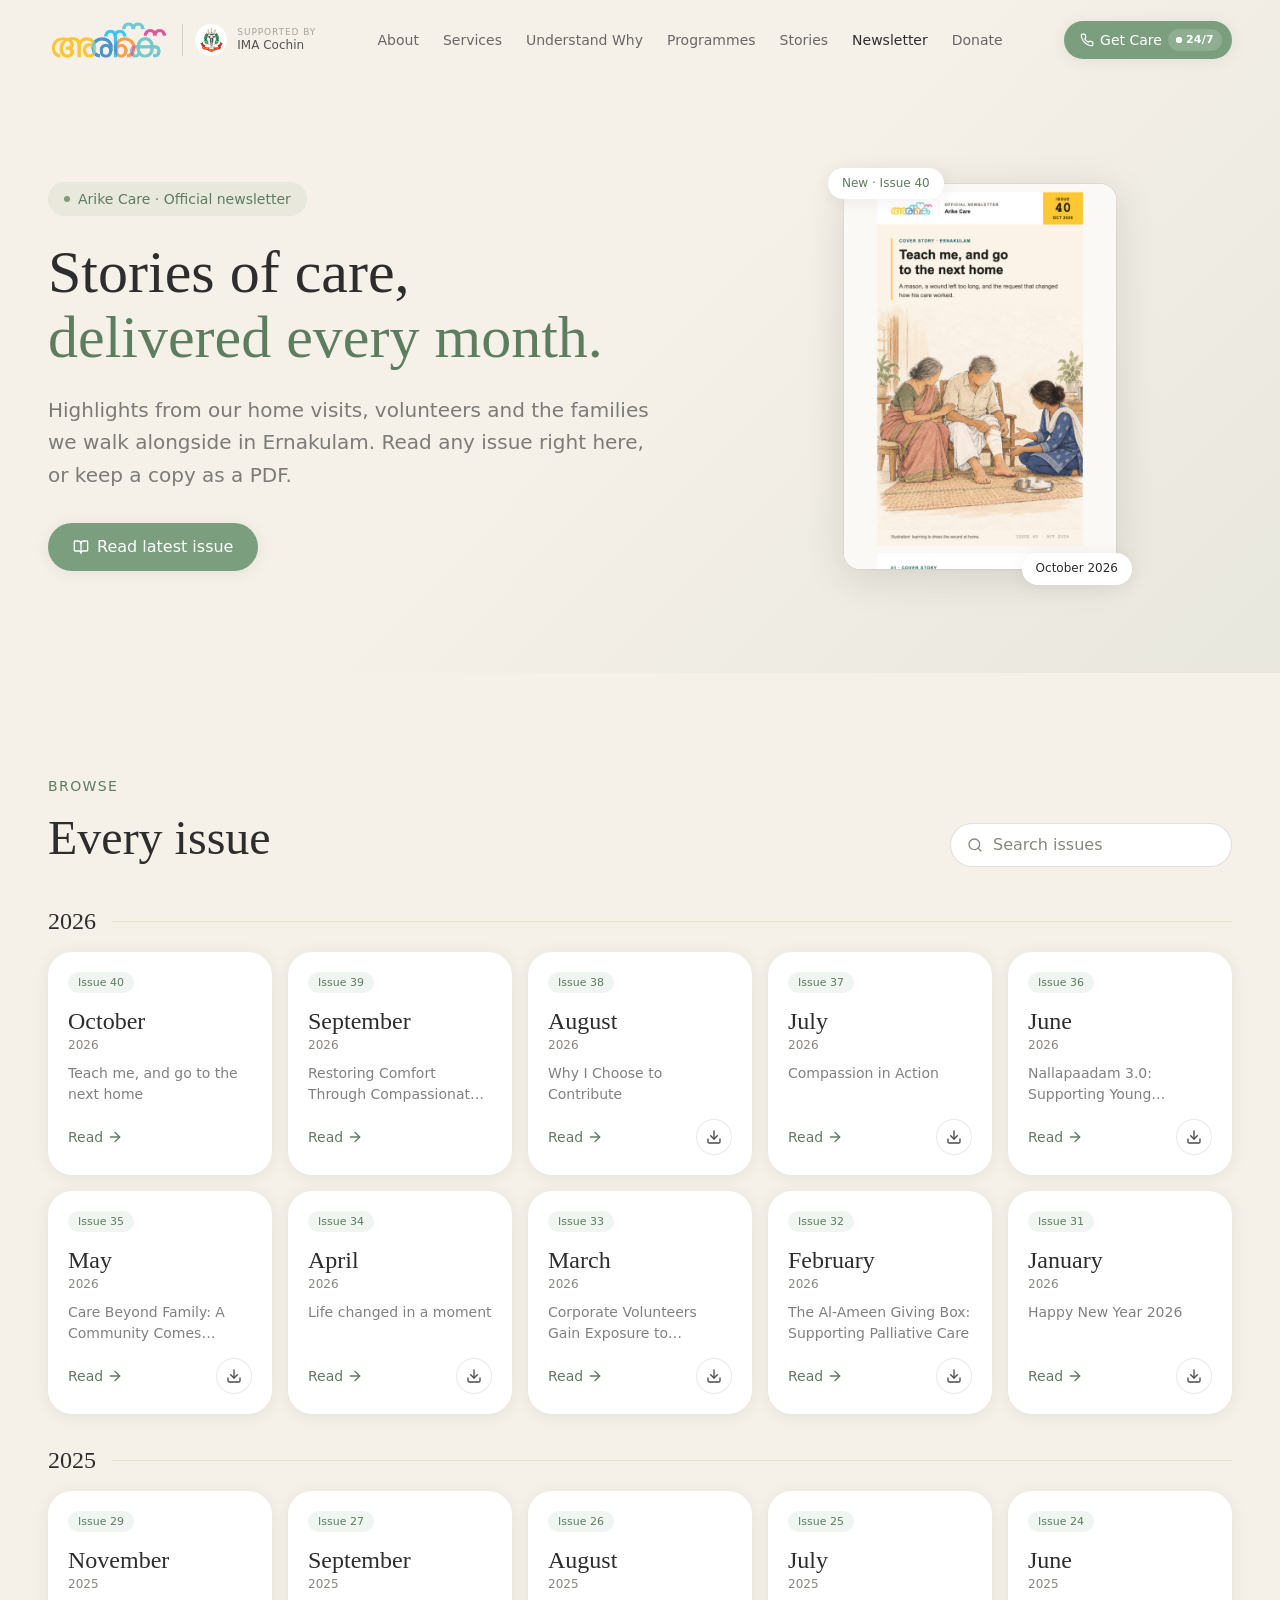
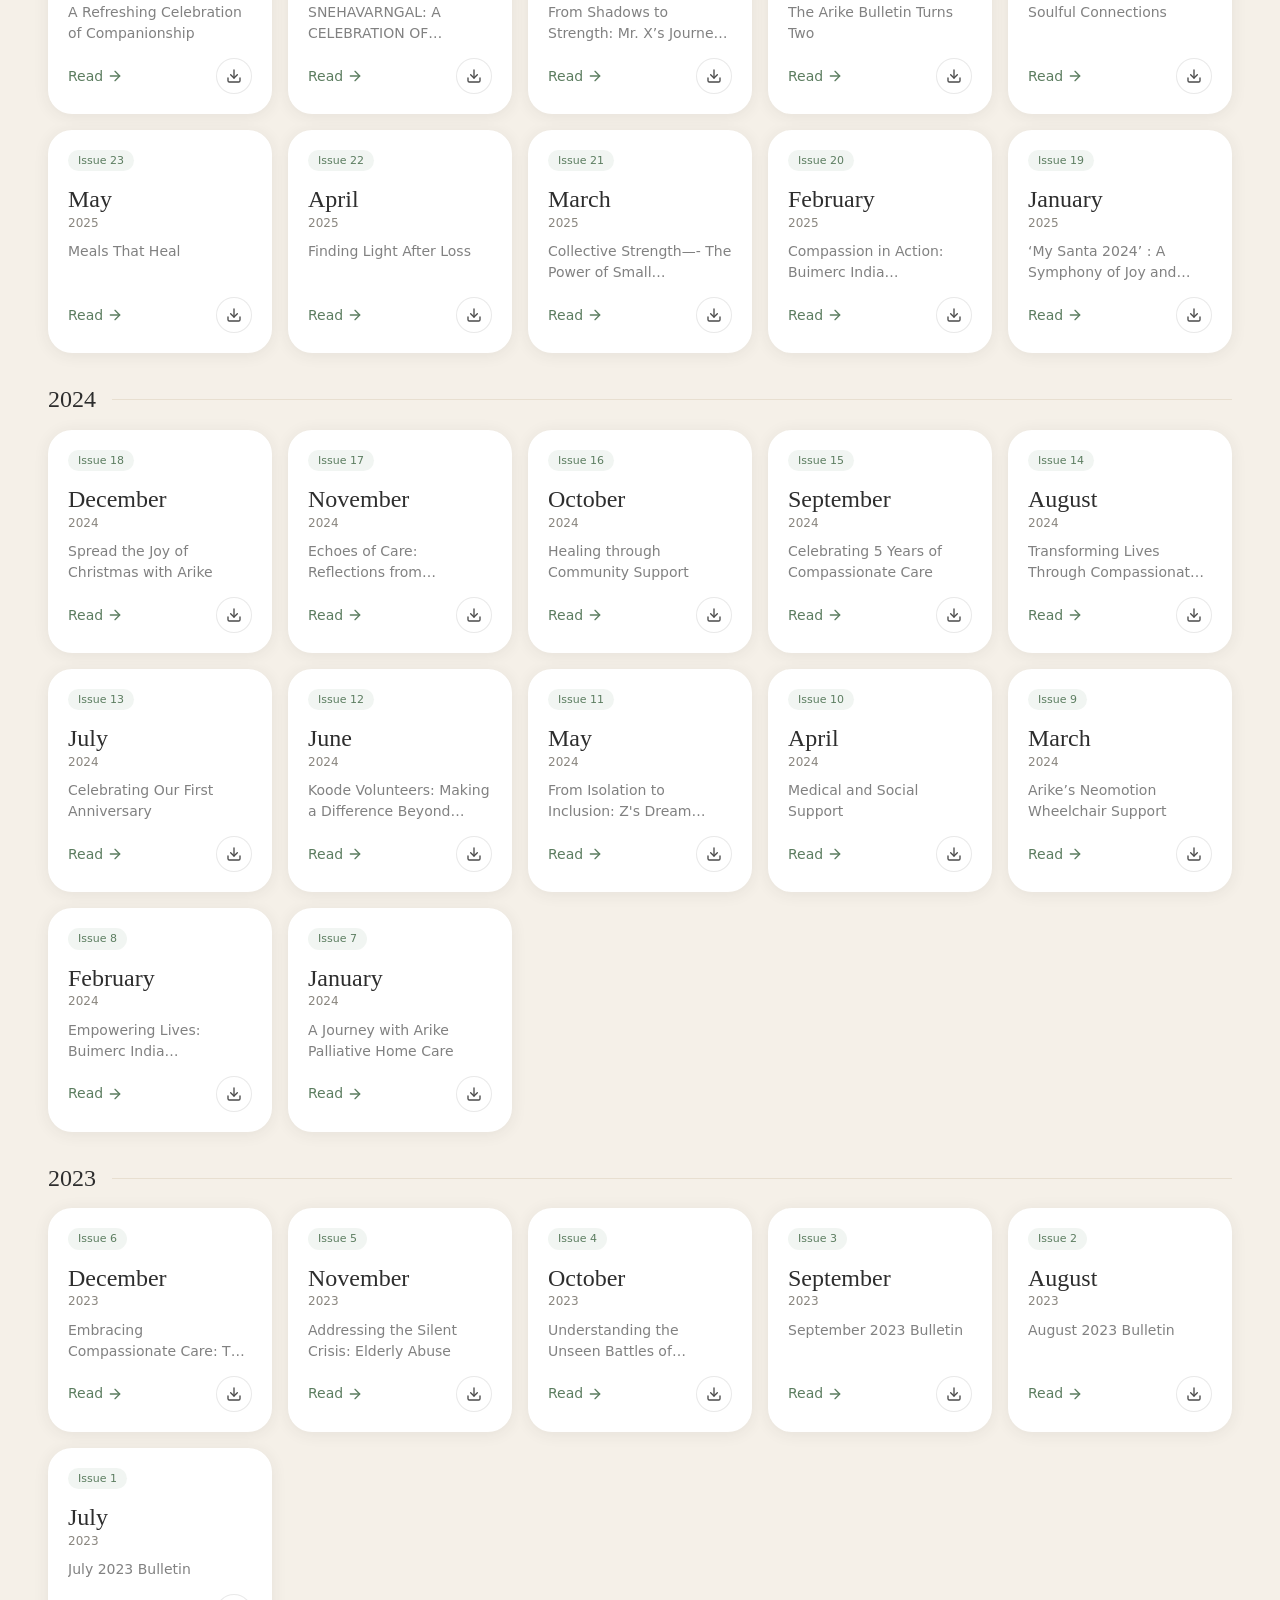
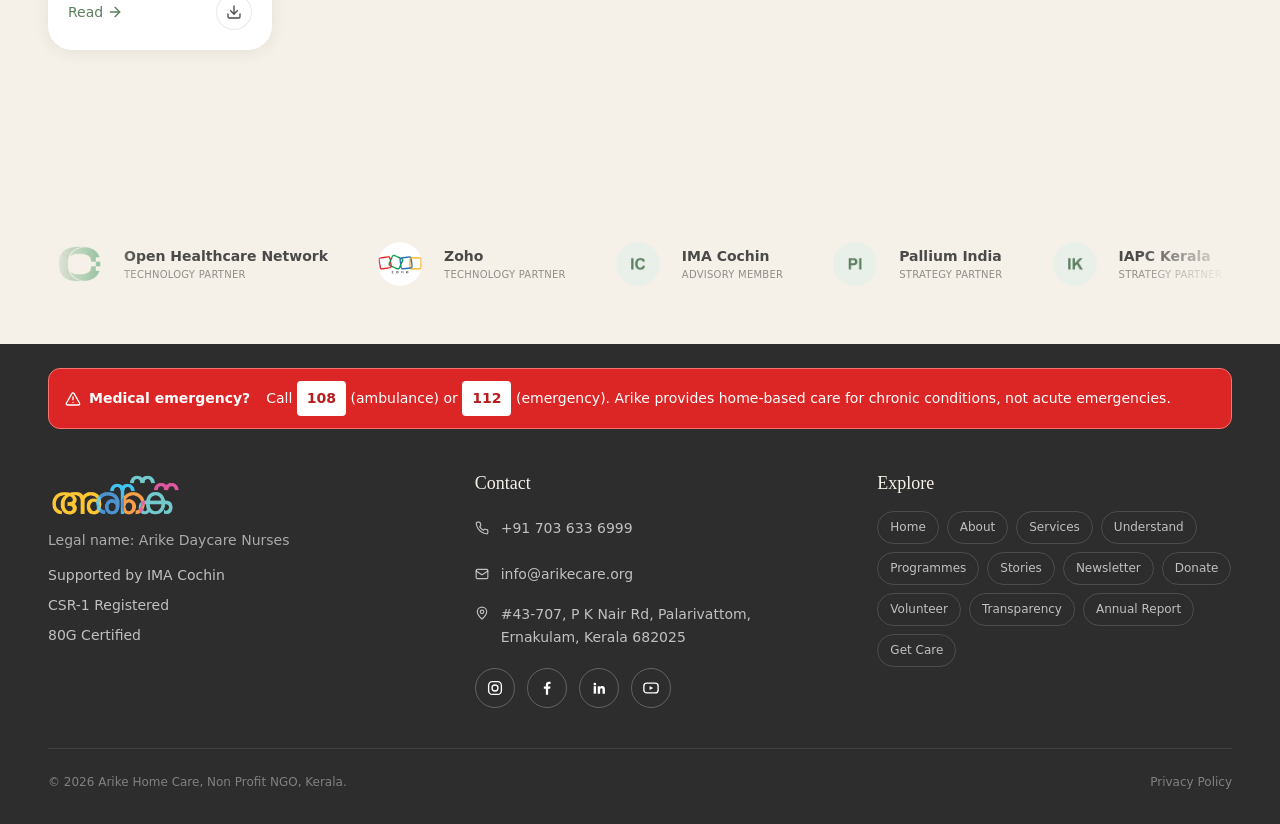
<file: public/index.html>
<!DOCTYPE html>
<html lang="en">
<head>
  <meta charset="UTF-8" />
  <meta name="viewport" content="width=device-width, initial-scale=1.0, viewport-fit=cover" />
  <title>Arike Newsletter Stand</title>
  <meta name="description" content="Read and download every issue of the Arike Care newsletter." />
  <meta name="theme-color" content="#F5F0E8" />
  <link rel="stylesheet" href="assets/stand.css?v=12" />
</head>
<body>
  <!-- Header and footer mirror arikecare.org (john-d03/arike2026: Navbar.tsx, Footer.tsx) -->
  <header class="site-header" id="site-header">
    <div class="container header-inner">
      <div class="header-brand">
        <a class="header-home" href="https://arikecare.org/" aria-label="Arike home">
          <img class="header-logo" src="assets/logo-arike.png" alt="Arike" width="471" height="154" />
        </a>
        <div class="supported">
          <span class="supported-mark"><img src="assets/logo-ima.jpg" alt="IMA Cochin" width="32" height="32" /></span>
          <span class="supported-text">
            <span class="supported-label">Supported by</span>
            <span class="supported-name">IMA Cochin</span>
          </span>
        </div>
      </div>

      <nav class="primary-nav" aria-label="Arike">
          <a class="primary-link" href="https://arikecare.org/#about">About</a>
          <a class="primary-link" href="https://arikecare.org/services">Services</a>
          <a class="primary-link" href="https://arikecare.org/understand">Understand Why</a>
          <a class="primary-link" href="https://arikecare.org/programmes">Programmes</a>
          <a class="primary-link" href="https://arikecare.org/stories">Stories</a>
          <a class="primary-link" href="./" aria-current="page">Newsletter</a>
          <a class="primary-link" href="https://arikecare.org/donate">Donate</a>
      </nav>

      <div class="header-cta">
        <a class="get-care" href="https://arikecare.org/get-care">
          <svg viewBox="0 0 24 24" width="14" height="14" fill="none" stroke="currentColor" stroke-width="2" stroke-linecap="round" stroke-linejoin="round" aria-hidden="true"><path d="M22 16.92v3a2 2 0 0 1-2.18 2 19.79 19.79 0 0 1-8.63-3.07 19.5 19.5 0 0 1-6-6 19.79 19.79 0 0 1-3.07-8.67A2 2 0 0 1 4.11 2h3a2 2 0 0 1 2 1.72c.13.96.36 1.9.7 2.81a2 2 0 0 1-.45 2.11L8.09 9.91a16 16 0 0 0 6 6l1.27-1.27a2 2 0 0 1 2.11-.45c.91.34 1.85.57 2.81.7A2 2 0 0 1 22 16.92z"/></svg>
          <span>Get Care</span>
          <span class="get-care-badge"><span class="pulse" aria-hidden="true"></span>24/7</span>
        </a>
        <button class="menu-toggle" id="menu-toggle" aria-label="Toggle menu" aria-expanded="false" aria-controls="mobile-nav">
          <span>Menu</span>
          <svg viewBox="0 0 24 24" width="16" height="16" fill="none" stroke="currentColor" stroke-width="2" stroke-linecap="round" stroke-linejoin="round" aria-hidden="true"><path d="m6 9 6 6 6-6"/></svg>
        </button>
      </div>
    </div>

    <div class="mobile-nav" id="mobile-nav" hidden>
      <nav aria-label="Arike">
          <a class="mobile-link" href="https://arikecare.org/#about">About</a>
          <a class="mobile-link" href="https://arikecare.org/services">Services</a>
          <a class="mobile-link" href="https://arikecare.org/understand">Understand Why</a>
          <a class="mobile-link" href="https://arikecare.org/programmes">Programmes</a>
          <a class="mobile-link" href="https://arikecare.org/stories">Stories</a>
          <a class="mobile-link" href="./" aria-current="page">Newsletter</a>
          <a class="mobile-link" href="https://arikecare.org/donate">Donate</a>
      </nav>
    </div>
  </header>

  <main>
    <section class="page-hero" id="latest" aria-labelledby="hero-title">
    <div class="hero container">
      <div class="hero-copy">
        <p class="eyebrow-pill"><span class="dot" aria-hidden="true"></span>Arike Care · Official newsletter</p>
        <h1 id="hero-title">Stories of care,<br /><em>delivered every month.</em></h1>
        <p class="lede">
          Highlights from our home visits, volunteers and the families we walk alongside in Ernakulam.
          Read any issue right here, or keep a copy as a PDF.
        </p>
        <div class="hero-actions" id="hero-actions"></div>
      </div>
      <div class="hero-cover" id="hero-cover"></div>
    </div>
    </section>

    <section class="archive container" id="archive" aria-labelledby="archive-title">
      <div class="archive-head">
        <div>
          <p class="eyebrow">Browse</p>
          <h2 id="archive-title">Every issue</h2>
        </div>
        <div class="toolbar">
          <label class="search">
            <svg viewBox="0 0 24 24" width="16" height="16" fill="none" stroke="currentColor" stroke-width="2" stroke-linecap="round" stroke-linejoin="round" aria-hidden="true"><circle cx="11" cy="11" r="8"/><path d="m21 21-4.3-4.3"/></svg>
            <span class="visually-hidden">Search issues</span>
            <input type="search" id="search" placeholder="Search issues" autocomplete="off" />
          </label>
        </div>
      </div>
      <div id="grid" aria-live="polite"></div>
      <p class="empty" id="empty" hidden>No issues match your search.</p>
    </section>
  </main>

  <section class="partners" aria-label="Partners">
    <div class="container">
      <div class="marquee">
        <div class="marquee-track">
            <div class="partner"><img src="assets/partners/open-healthcare-network.png" alt="Open Healthcare Network" width="64" height="64" loading="lazy" /><span><span class="partner-name">Open Healthcare Network</span><span class="partner-role">Technology Partner</span></span></div>
            <div class="partner"><img src="assets/partners/zoho.png" alt="Zoho" width="64" height="64" loading="lazy" /><span><span class="partner-name">Zoho</span><span class="partner-role">Technology Partner</span></span></div>
            <div class="partner"><img src="assets/partners/ima-cochin.png" alt="IMA Cochin" width="64" height="64" loading="lazy" /><span><span class="partner-name">IMA Cochin</span><span class="partner-role">Advisory Member</span></span></div>
            <div class="partner"><img src="assets/partners/pallium-india.png" alt="Pallium India" width="64" height="64" loading="lazy" /><span><span class="partner-name">Pallium India</span><span class="partner-role">Strategy Partner</span></span></div>
            <div class="partner"><img src="assets/partners/iapc-kerala.png" alt="IAPC Kerala" width="64" height="64" loading="lazy" /><span><span class="partner-name">IAPC Kerala</span><span class="partner-role">Strategy Partner</span></span></div>
            <div class="partner"><img src="assets/partners/mehac-foundation.png" alt="MEHAC Foundation" width="64" height="64" loading="lazy" /><span><span class="partner-name">MEHAC Foundation</span><span class="partner-role">Strategy Partner</span></span></div>
            <div class="partner"><img src="assets/partners/mind.png" alt="MIND" width="64" height="64" loading="lazy" /><span><span class="partner-name">MIND</span><span class="partner-role">Strategy Partner</span></span></div>
            <div class="partner"><img src="assets/partners/esip-ernakulam.png" alt="ESIP Ernakulam" width="64" height="64" loading="lazy" /><span><span class="partner-name">ESIP Ernakulam</span><span class="partner-role">Strategy Partner</span></span></div>
            <div class="partner"><img src="assets/partners/mantle-solutions.png" alt="Mantle Solutions" width="64" height="64" loading="lazy" /><span><span class="partner-name">Mantle Solutions</span><span class="partner-role">Sponsor</span></span></div>
            <div class="partner"><img src="assets/partners/synergy-oceanic-services.png" alt="Synergy Oceanic Services" width="64" height="64" loading="lazy" /><span><span class="partner-name">Synergy Oceanic Services</span><span class="partner-role">Sponsor</span></span></div>
            <div class="partner"><img src="assets/partners/geojit-foundation.png" alt="Geojit Foundation" width="64" height="64" loading="lazy" /><span><span class="partner-name">Geojit Foundation</span><span class="partner-role">Sponsor</span></span></div>
            <div class="partner"><img src="assets/partners/iap-kerala.png" alt="IAP Kerala" width="64" height="64" loading="lazy" /><span><span class="partner-name">IAP Kerala</span><span class="partner-role">Sponsor</span></span></div>
            <div class="partner"><img src="assets/partners/association-of-physicians-of-india.png" alt="Association of Physicians of India" width="64" height="64" loading="lazy" /><span><span class="partner-name">Association of Physicians of India</span><span class="partner-role">Sponsor</span></span></div>
            <div class="partner"><img src="assets/partners/buimerc-india-foundation.png" alt="Buimerc India Foundation" width="64" height="64" loading="lazy" /><span><span class="partner-name">Buimerc India Foundation</span><span class="partner-role">Sponsor</span></span></div>
            <div class="partner"><img src="assets/partners/cvj-foundation.png" alt="CVJ Foundation" width="64" height="64" loading="lazy" /><span><span class="partner-name">CVJ Foundation</span><span class="partner-role">Sponsor</span></span></div>
            <div class="partner"><img src="assets/partners/gtn-group.png" alt="GTN Group" width="64" height="64" loading="lazy" /><span><span class="partner-name">GTN Group</span><span class="partner-role">Sponsor</span></span></div>
            <div class="partner"><img src="assets/partners/muthoot-group.png" alt="Muthoot Group" width="64" height="64" loading="lazy" /><span><span class="partner-name">Muthoot Group</span><span class="partner-role">Sponsor</span></span></div>
            <div class="partner"><img src="assets/partners/dentcare-dental-lab.png" alt="Dentcare Dental Lab" width="64" height="64" loading="lazy" /><span><span class="partner-name">Dentcare Dental Lab</span><span class="partner-role">Sponsor</span></span></div>
            <div class="partner" aria-hidden="true"><img src="assets/partners/open-healthcare-network.png" alt="" width="64" height="64" loading="lazy" /><span><span class="partner-name">Open Healthcare Network</span><span class="partner-role">Technology Partner</span></span></div>
            <div class="partner" aria-hidden="true"><img src="assets/partners/zoho.png" alt="" width="64" height="64" loading="lazy" /><span><span class="partner-name">Zoho</span><span class="partner-role">Technology Partner</span></span></div>
            <div class="partner" aria-hidden="true"><img src="assets/partners/ima-cochin.png" alt="" width="64" height="64" loading="lazy" /><span><span class="partner-name">IMA Cochin</span><span class="partner-role">Advisory Member</span></span></div>
            <div class="partner" aria-hidden="true"><img src="assets/partners/pallium-india.png" alt="" width="64" height="64" loading="lazy" /><span><span class="partner-name">Pallium India</span><span class="partner-role">Strategy Partner</span></span></div>
            <div class="partner" aria-hidden="true"><img src="assets/partners/iapc-kerala.png" alt="" width="64" height="64" loading="lazy" /><span><span class="partner-name">IAPC Kerala</span><span class="partner-role">Strategy Partner</span></span></div>
            <div class="partner" aria-hidden="true"><img src="assets/partners/mehac-foundation.png" alt="" width="64" height="64" loading="lazy" /><span><span class="partner-name">MEHAC Foundation</span><span class="partner-role">Strategy Partner</span></span></div>
            <div class="partner" aria-hidden="true"><img src="assets/partners/mind.png" alt="" width="64" height="64" loading="lazy" /><span><span class="partner-name">MIND</span><span class="partner-role">Strategy Partner</span></span></div>
            <div class="partner" aria-hidden="true"><img src="assets/partners/esip-ernakulam.png" alt="" width="64" height="64" loading="lazy" /><span><span class="partner-name">ESIP Ernakulam</span><span class="partner-role">Strategy Partner</span></span></div>
            <div class="partner" aria-hidden="true"><img src="assets/partners/mantle-solutions.png" alt="" width="64" height="64" loading="lazy" /><span><span class="partner-name">Mantle Solutions</span><span class="partner-role">Sponsor</span></span></div>
            <div class="partner" aria-hidden="true"><img src="assets/partners/synergy-oceanic-services.png" alt="" width="64" height="64" loading="lazy" /><span><span class="partner-name">Synergy Oceanic Services</span><span class="partner-role">Sponsor</span></span></div>
            <div class="partner" aria-hidden="true"><img src="assets/partners/geojit-foundation.png" alt="" width="64" height="64" loading="lazy" /><span><span class="partner-name">Geojit Foundation</span><span class="partner-role">Sponsor</span></span></div>
            <div class="partner" aria-hidden="true"><img src="assets/partners/iap-kerala.png" alt="" width="64" height="64" loading="lazy" /><span><span class="partner-name">IAP Kerala</span><span class="partner-role">Sponsor</span></span></div>
            <div class="partner" aria-hidden="true"><img src="assets/partners/association-of-physicians-of-india.png" alt="" width="64" height="64" loading="lazy" /><span><span class="partner-name">Association of Physicians of India</span><span class="partner-role">Sponsor</span></span></div>
            <div class="partner" aria-hidden="true"><img src="assets/partners/buimerc-india-foundation.png" alt="" width="64" height="64" loading="lazy" /><span><span class="partner-name">Buimerc India Foundation</span><span class="partner-role">Sponsor</span></span></div>
            <div class="partner" aria-hidden="true"><img src="assets/partners/cvj-foundation.png" alt="" width="64" height="64" loading="lazy" /><span><span class="partner-name">CVJ Foundation</span><span class="partner-role">Sponsor</span></span></div>
            <div class="partner" aria-hidden="true"><img src="assets/partners/gtn-group.png" alt="" width="64" height="64" loading="lazy" /><span><span class="partner-name">GTN Group</span><span class="partner-role">Sponsor</span></span></div>
            <div class="partner" aria-hidden="true"><img src="assets/partners/muthoot-group.png" alt="" width="64" height="64" loading="lazy" /><span><span class="partner-name">Muthoot Group</span><span class="partner-role">Sponsor</span></span></div>
            <div class="partner" aria-hidden="true"><img src="assets/partners/dentcare-dental-lab.png" alt="" width="64" height="64" loading="lazy" /><span><span class="partner-name">Dentcare Dental Lab</span><span class="partner-role">Sponsor</span></span></div>
        </div>
      </div>
    </div>
  </section>

  <footer class="site-footer">
    <div class="container footer-top">
      <div class="emergency" role="note" aria-label="Medical emergency notice">
        <span class="emergency-title"><svg viewBox="0 0 24 24" width="16" height="16" fill="none" stroke="currentColor" stroke-width="2" stroke-linecap="round" stroke-linejoin="round" aria-hidden="true"><path d="m21.73 18-8-14a2 2 0 0 0-3.48 0l-8 14A2 2 0 0 0 4 21h16a2 2 0 0 0 1.73-3"/><path d="M12 9v4"/><path d="M12 17h.01"/></svg> Medical emergency?</span>
        <p>Call <a href="tel:108">108</a> (ambulance) or <a href="tel:112">112</a> (emergency). Arike provides home-based care for chronic conditions, not acute emergencies.</p>
      </div>
    </div>

    <div class="container footer-main">
      <div class="footer-reg">
        <img class="footer-logo" src="assets/logo-arike.png" alt="Arike" width="471" height="154" />
        <p class="footer-legal">Legal name: Arike Daycare Nurses</p>
        <ul>
          <li>Supported by IMA Cochin</li>
          <li>CSR-1 Registered</li>
          <li>80G Certified</li>
        </ul>
      </div>

      <div class="footer-cols">
        <div>
          <h3>Contact</h3>
          <div class="contact-list">
            <a href="tel:+917036336999"><svg viewBox="0 0 24 24" width="14" height="14" fill="none" stroke="currentColor" stroke-width="2" stroke-linecap="round" stroke-linejoin="round" aria-hidden="true"><path d="M22 16.92v3a2 2 0 0 1-2.18 2 19.79 19.79 0 0 1-8.63-3.07 19.5 19.5 0 0 1-6-6 19.79 19.79 0 0 1-3.07-8.67A2 2 0 0 1 4.11 2h3a2 2 0 0 1 2 1.72c.13.96.36 1.9.7 2.81a2 2 0 0 1-.45 2.11L8.09 9.91a16 16 0 0 0 6 6l1.27-1.27a2 2 0 0 1 2.11-.45c.91.34 1.85.57 2.81.7A2 2 0 0 1 22 16.92z"/></svg> +91 703 633 6999</a>
            <a href="mailto:info@arikecare.org"><svg viewBox="0 0 24 24" width="14" height="14" fill="none" stroke="currentColor" stroke-width="2" stroke-linecap="round" stroke-linejoin="round" aria-hidden="true"><rect width="20" height="16" x="2" y="4" rx="2"/><path d="m22 7-8.97 5.7a1.94 1.94 0 0 1-2.06 0L2 7"/></svg> info@arikecare.org</a>
            <a class="contact-address" href="https://maps.app.goo.gl/d1NpDsD77wBT8Frn7" target="_blank" rel="noopener noreferrer"><svg viewBox="0 0 24 24" width="14" height="14" fill="none" stroke="currentColor" stroke-width="2" stroke-linecap="round" stroke-linejoin="round" aria-hidden="true"><path d="M20 10c0 4.993-5.539 10.193-7.399 11.799a1 1 0 0 1-1.202 0C9.539 20.193 4 14.993 4 10a8 8 0 0 1 16 0"/><circle cx="12" cy="10" r="3"/></svg> #43-707, P K Nair Rd, Palarivattom, Ernakulam, Kerala 682025</a>
            <div class="socials">
              <a class="social" href="https://instagram.com/arikecare" target="_blank" rel="noopener noreferrer" aria-label="Instagram"><svg viewBox="0 0 24 24" width="18" height="18" fill="none" stroke="currentColor" stroke-width="1.8" stroke-linecap="round" aria-hidden="true"><rect x="3.5" y="3.5" width="17" height="17" rx="5"/><circle cx="12" cy="12" r="4"/><circle cx="17.2" cy="6.8" r="0.6" fill="currentColor" stroke="none"/></svg></a>
              <a class="social" href="https://facebook.com/arikecare" target="_blank" rel="noopener noreferrer" aria-label="Facebook"><svg viewBox="0 0 24 24" width="18" height="18" fill="currentColor" aria-hidden="true"><path d="M13.5 21v-8h2.7l.4-3.1h-3.1V8c0-.9.3-1.5 1.6-1.5h1.6V3.7c-.3 0-1.2-.1-2.3-.1-2.3 0-3.9 1.4-3.9 4v2.3H7.8V13h2.7v8h3Z"/></svg></a>
              <a class="social" href="https://linkedin.com/company/arikecare" target="_blank" rel="noopener noreferrer" aria-label="LinkedIn"><svg viewBox="0 0 24 24" width="18" height="18" fill="currentColor" aria-hidden="true"><circle cx="6.5" cy="6.8" r="1.8"/><rect x="4.9" y="9.6" width="3.2" height="9.9"/><path d="M10.2 9.6h3v1.4c.5-.9 1.6-1.6 3.1-1.6 2.9 0 3.6 1.9 3.6 4.4v5.7h-3.2v-5c0-1.2-.1-2.3-1.5-2.3s-1.7 1.1-1.7 2.2v5.1h-3.2V9.6Z"/></svg></a>
              <a class="social" href="https://youtube.com/@arikecare" target="_blank" rel="noopener noreferrer" aria-label="YouTube"><svg viewBox="0 0 24 24" width="18" height="18" fill="none" stroke="currentColor" stroke-width="1.8" stroke-linejoin="round" aria-hidden="true"><rect x="2.5" y="5.5" width="19" height="13" rx="4"/><path d="m10.2 9.2 4.6 2.8-4.6 2.8V9.2Z" fill="currentColor" stroke="none"/></svg></a>
            </div>
          </div>
        </div>
        <div>
          <h3>Explore</h3>
          <div class="explore">
            <a class="explore-link" href="https://arikecare.org/">Home</a>
            <a class="explore-link" href="https://arikecare.org/#about">About</a>
            <a class="explore-link" href="https://arikecare.org/services">Services</a>
            <a class="explore-link" href="https://arikecare.org/understand">Understand</a>
            <a class="explore-link" href="https://arikecare.org/programmes">Programmes</a>
            <a class="explore-link" href="https://arikecare.org/stories">Stories</a>
            <a class="explore-link" href="./">Newsletter</a>
            <a class="explore-link" href="https://arikecare.org/donate">Donate</a>
            <a class="explore-link" href="https://arikecare.org/volunteer">Volunteer</a>
            <a class="explore-link" href="https://arikecare.org/transparency">Transparency</a>
            <a class="explore-link" href="https://arikecare.org/annual-report">Annual Report</a>
            <a class="explore-link" href="https://arikecare.org/get-care">Get Care</a>
          </div>
        </div>
      </div>

      <div class="footer-base">
        <p>© <span id="year"></span> Arike Home Care, Non Profit NGO, Kerala.</p>
        <a href="https://arikecare.org/privacy">Privacy Policy</a>
      </div>
    </div>
  </footer>

  <!-- Viewer: same window, overlays the stand -->
  <div class="viewer" id="viewer" role="dialog" aria-modal="true" aria-labelledby="viewer-title" hidden>
    <div class="viewer-bar">
      <button class="icon-btn" id="viewer-back" aria-label="Back to all issues">
        <svg viewBox="0 0 24 24" width="20" height="20" fill="none" stroke="currentColor" stroke-width="2" stroke-linecap="round" stroke-linejoin="round" aria-hidden="true"><path d="m12 19-7-7 7-7"/><path d="M19 12H5"/></svg>
        <span>Back</span>
      </button>
      <div class="viewer-meta">
        <span class="viewer-kicker" id="viewer-kicker"></span>
        <h2 class="viewer-title" id="viewer-title"></h2>
      </div>
      <div class="viewer-actions">
        <div class="pager">
          <button class="icon-btn" id="viewer-prev" aria-label="Newer issue" title="Newer issue">
            <svg viewBox="0 0 24 24" width="20" height="20" fill="none" stroke="currentColor" stroke-width="2" stroke-linecap="round" stroke-linejoin="round" aria-hidden="true"><path d="m15 18-6-6 6-6"/></svg>
          </button>
          <button class="icon-btn" id="viewer-next" aria-label="Older issue" title="Older issue">
            <svg viewBox="0 0 24 24" width="20" height="20" fill="none" stroke="currentColor" stroke-width="2" stroke-linecap="round" stroke-linejoin="round" aria-hidden="true"><path d="m9 18 6-6-6-6"/></svg>
          </button>
        </div>
        <button class="icon-btn" id="viewer-fullscreen" aria-label="Full screen" title="Full screen">
          <svg class="fs-enter" viewBox="0 0 24 24" width="18" height="18" fill="none" stroke="currentColor" stroke-width="2" stroke-linecap="round" stroke-linejoin="round" aria-hidden="true"><path d="M8 3H5a2 2 0 0 0-2 2v3"/><path d="M21 8V5a2 2 0 0 0-2-2h-3"/><path d="M3 16v3a2 2 0 0 0 2 2h3"/><path d="M16 21h3a2 2 0 0 0 2-2v-3"/></svg>
          <svg class="fs-exit" viewBox="0 0 24 24" width="18" height="18" fill="none" stroke="currentColor" stroke-width="2" stroke-linecap="round" stroke-linejoin="round" aria-hidden="true"><path d="M8 3v3a2 2 0 0 1-2 2H3"/><path d="M21 8h-3a2 2 0 0 1-2-2V3"/><path d="M3 16h3a2 2 0 0 1 2 2v3"/><path d="M16 21v-3a2 2 0 0 1 2-2h3"/></svg>
        </button>
        <button class="btn btn-primary btn-sm" id="viewer-download">
          <svg viewBox="0 0 24 24" width="16" height="16" fill="none" stroke="currentColor" stroke-width="2" stroke-linecap="round" stroke-linejoin="round" aria-hidden="true"><path d="M21 15v4a2 2 0 0 1-2 2H5a2 2 0 0 1-2-2v-4"/><path d="m7 10 5 5 5-5"/><path d="M12 15V3"/></svg>
          <span id="viewer-download-label">Download PDF</span>
        </button>
      </div>
    </div>
    <div class="viewer-stage">
      <div class="viewer-status" id="viewer-status" hidden></div>
      <div class="pdf-stage" id="pdf-stage" hidden></div>
      <iframe id="viewer-frame" title="Newsletter" allow="fullscreen"></iframe>
    </div>
  </div>

  <script src="assets/stand.js?v=10" defer></script>
</body>
</html>
</file>
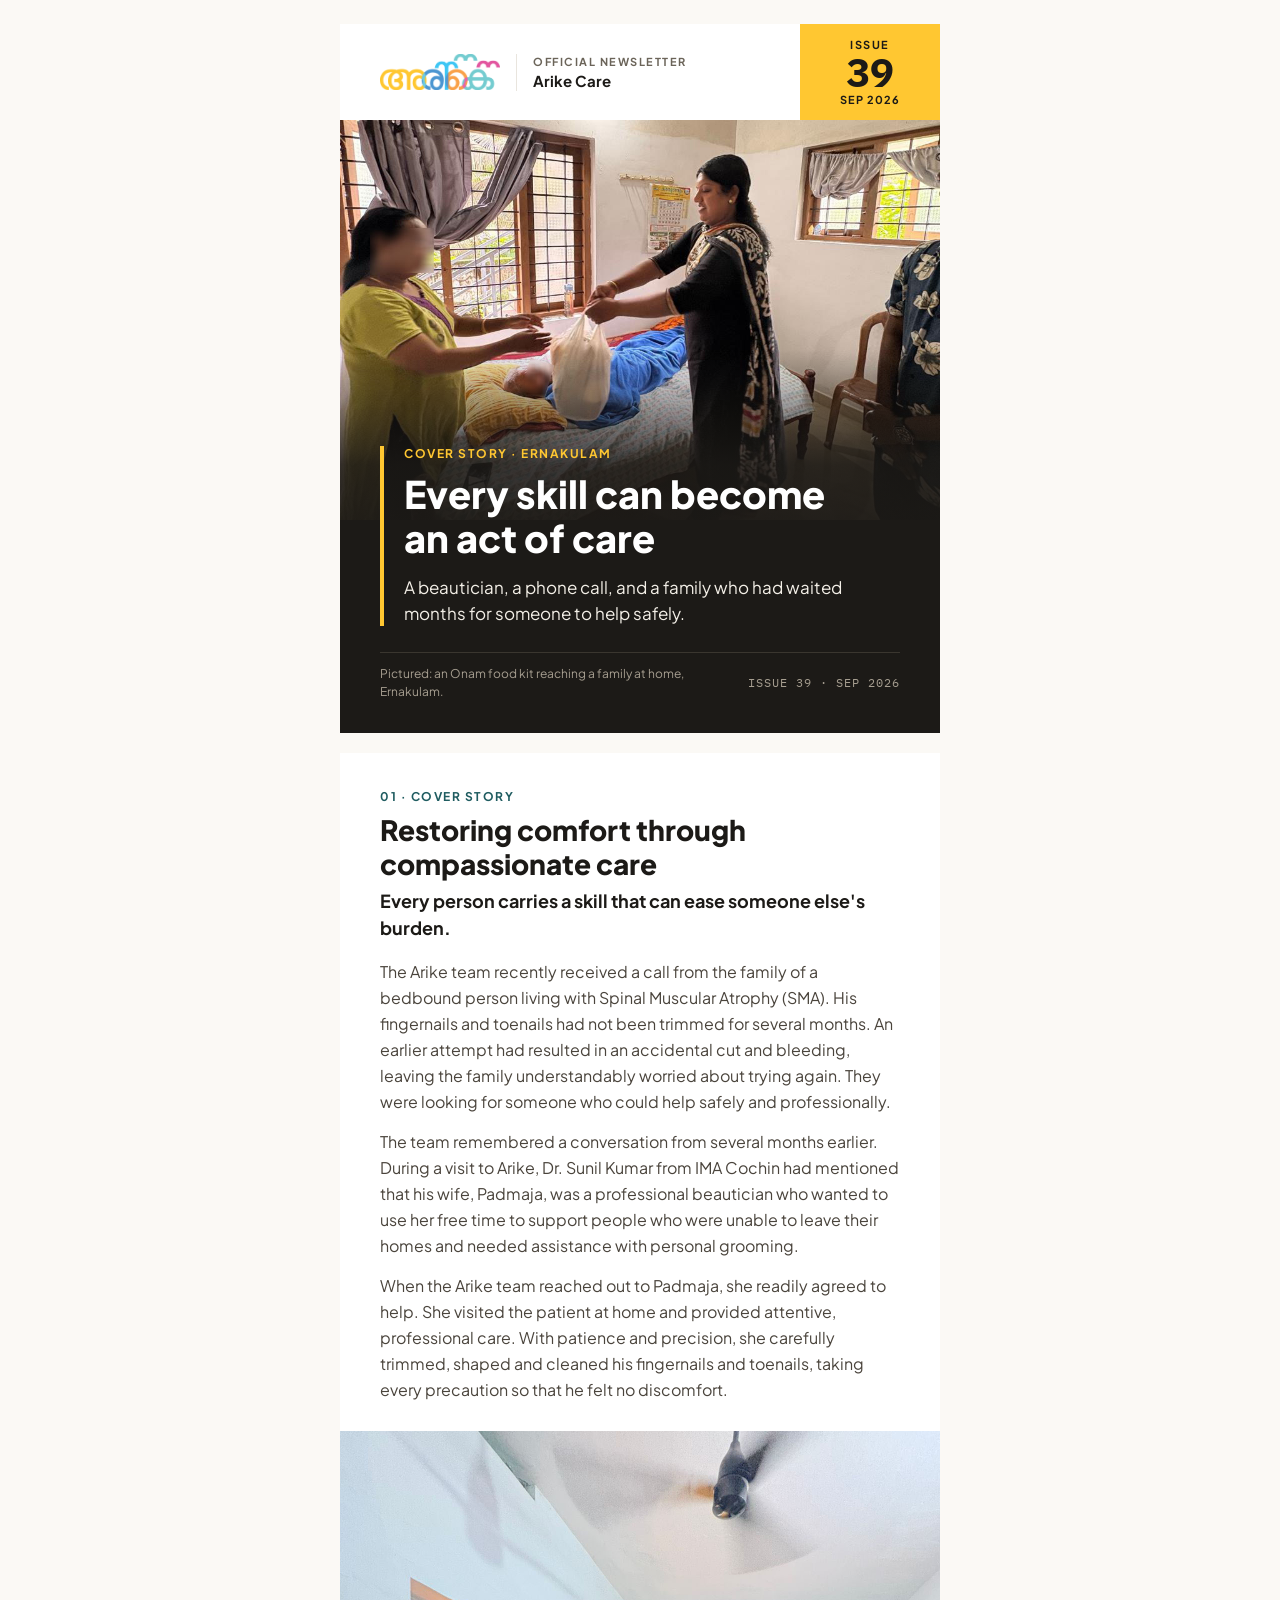
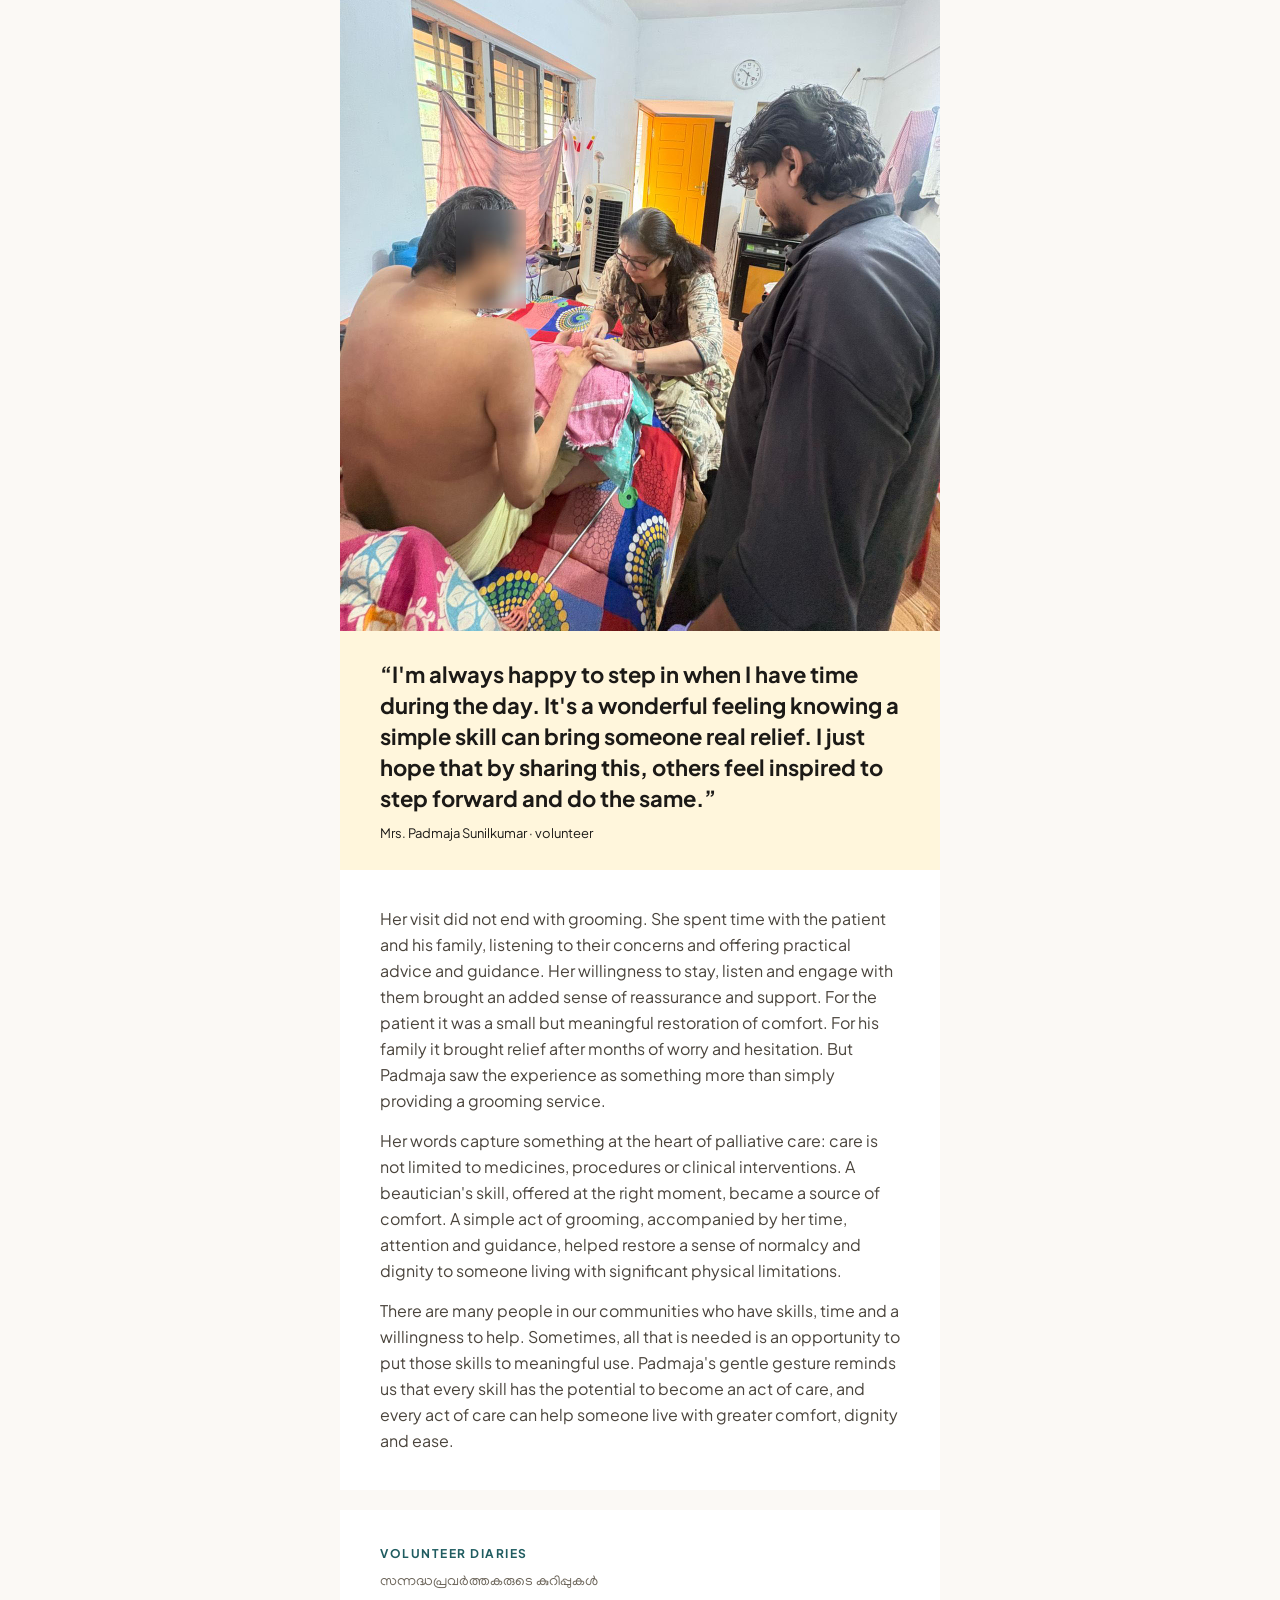
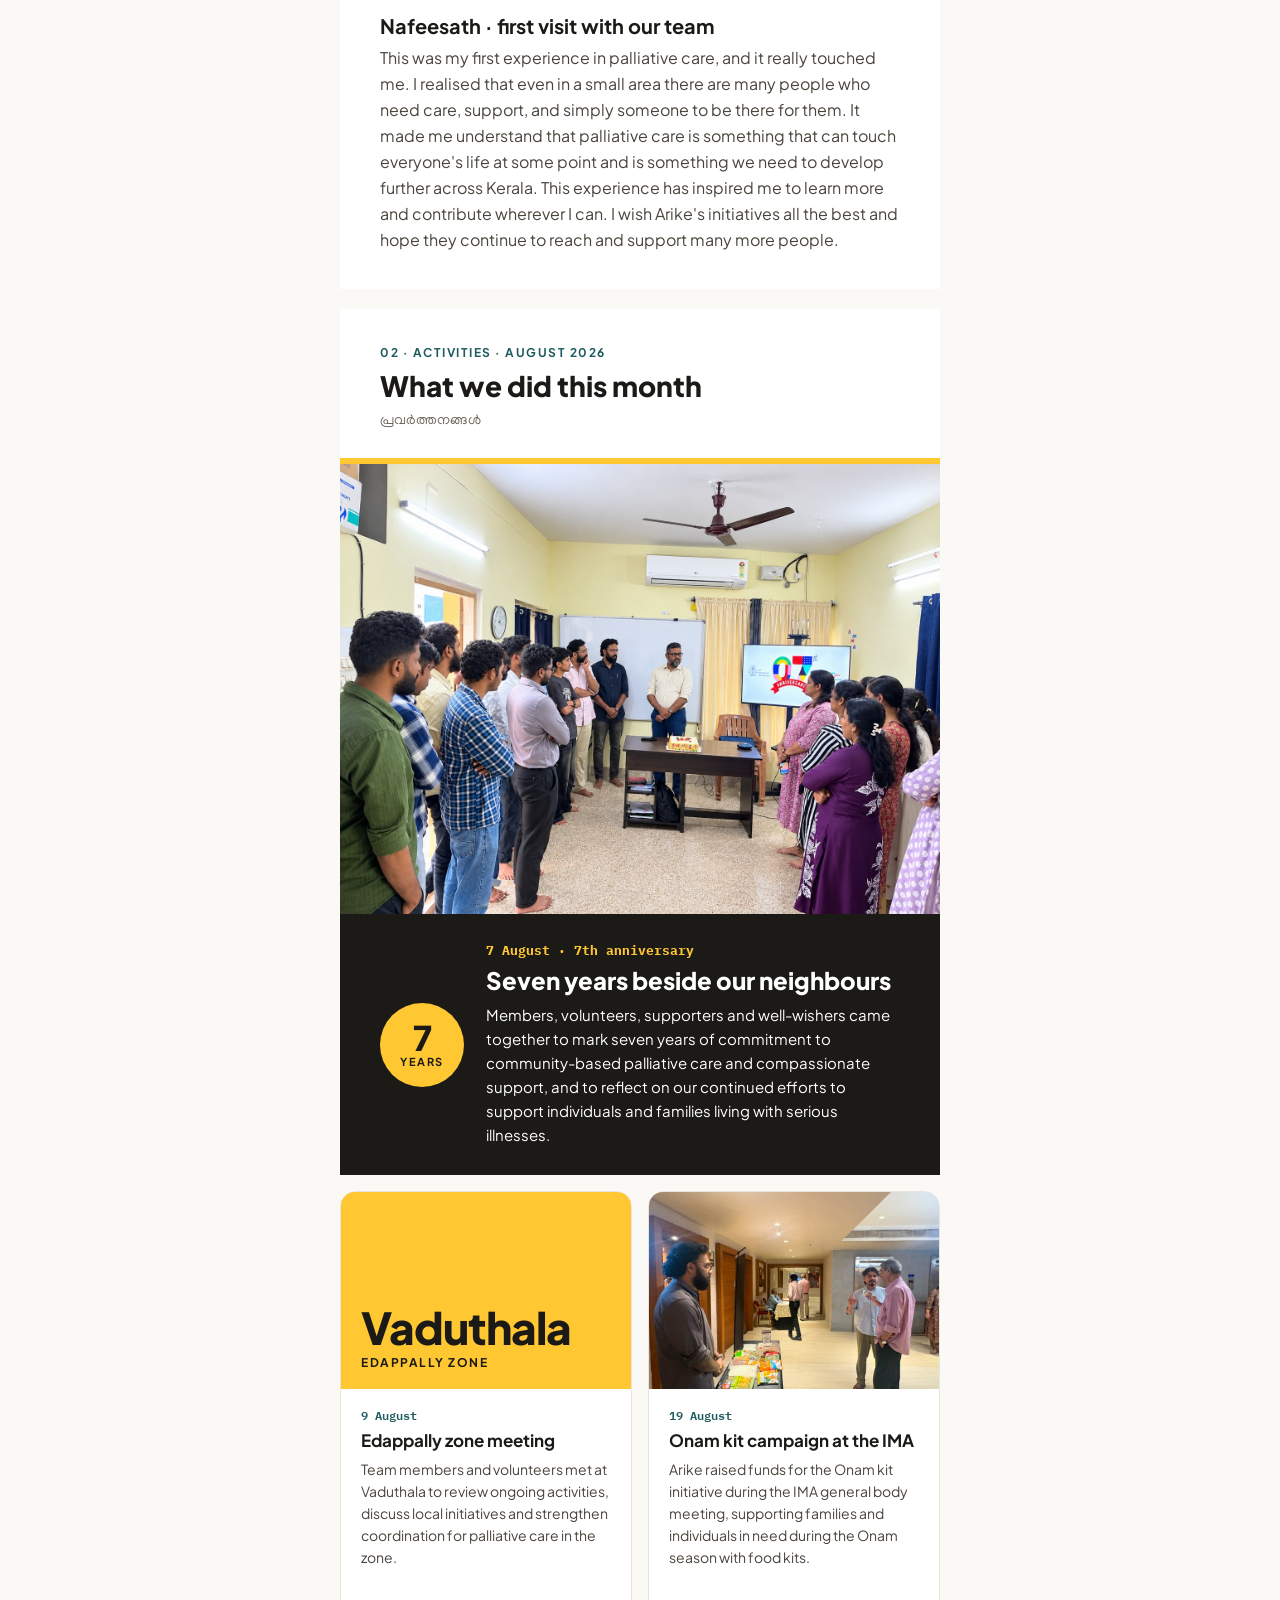
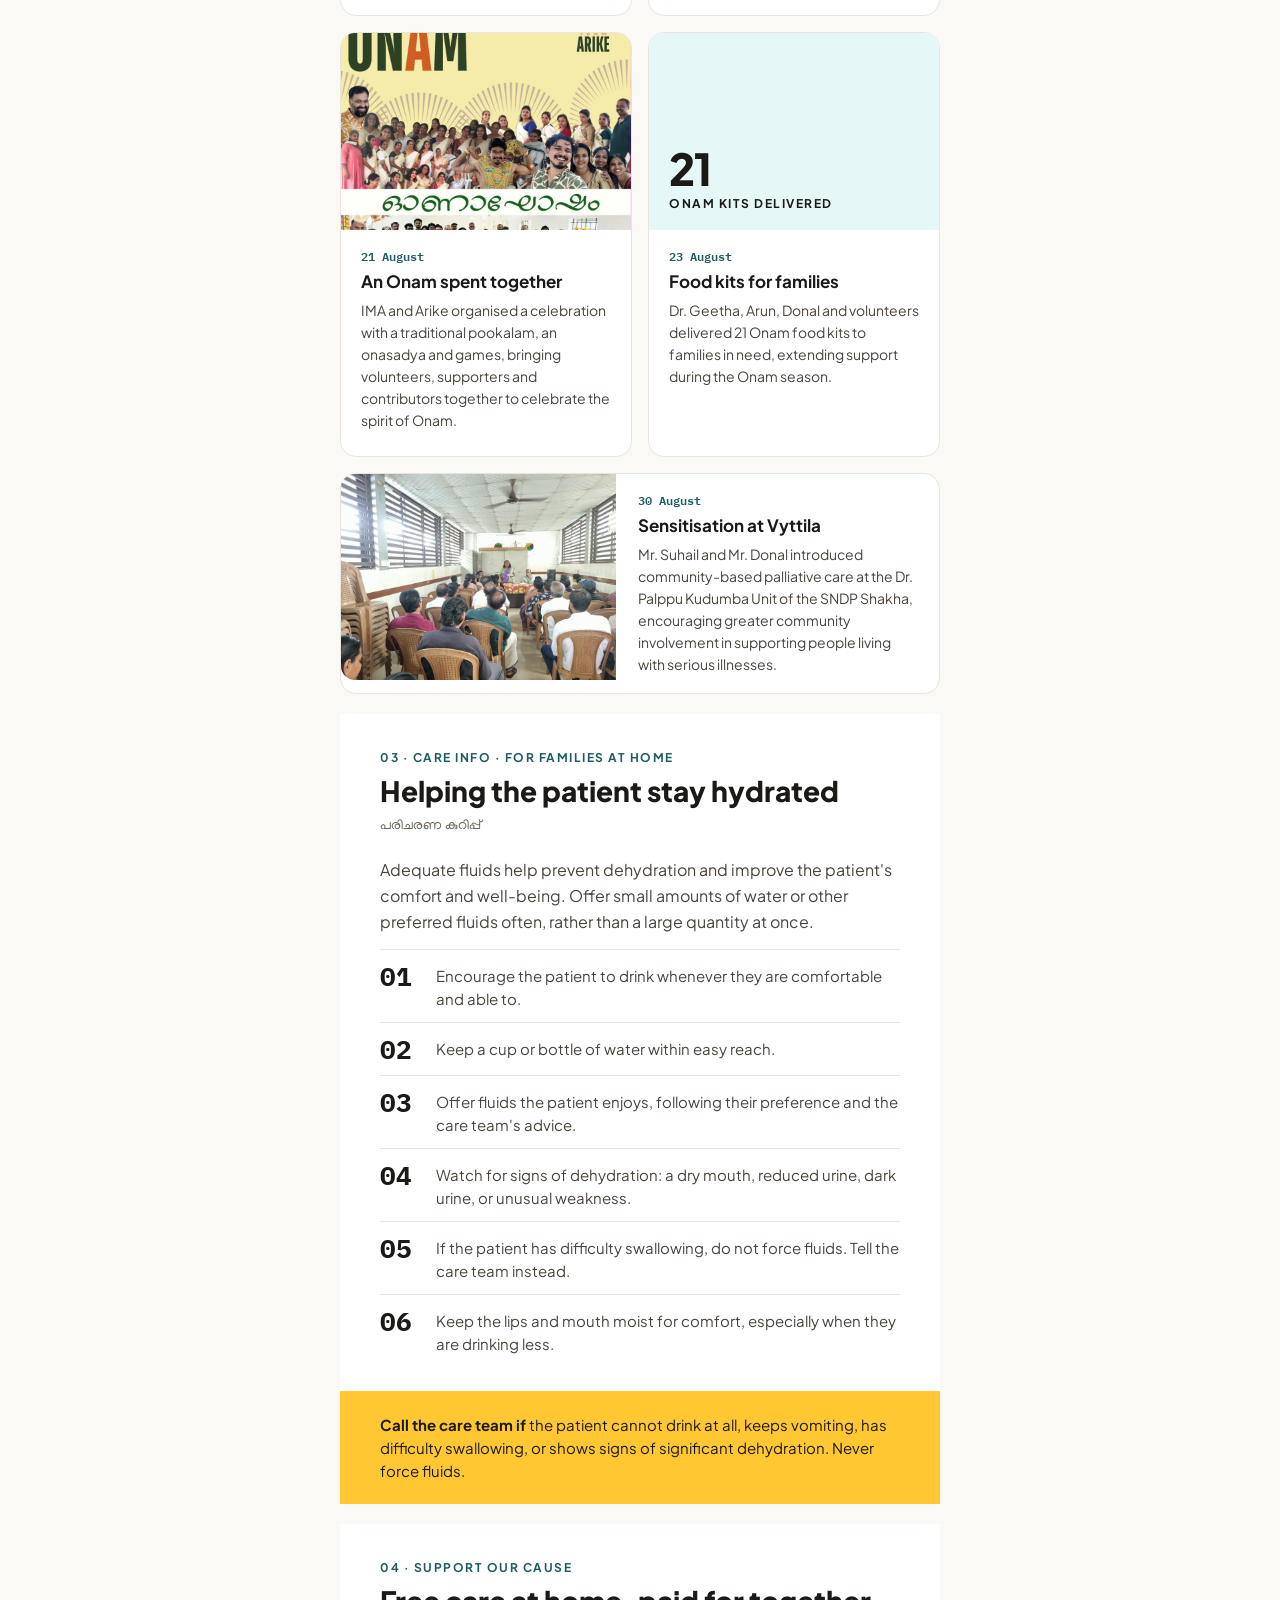
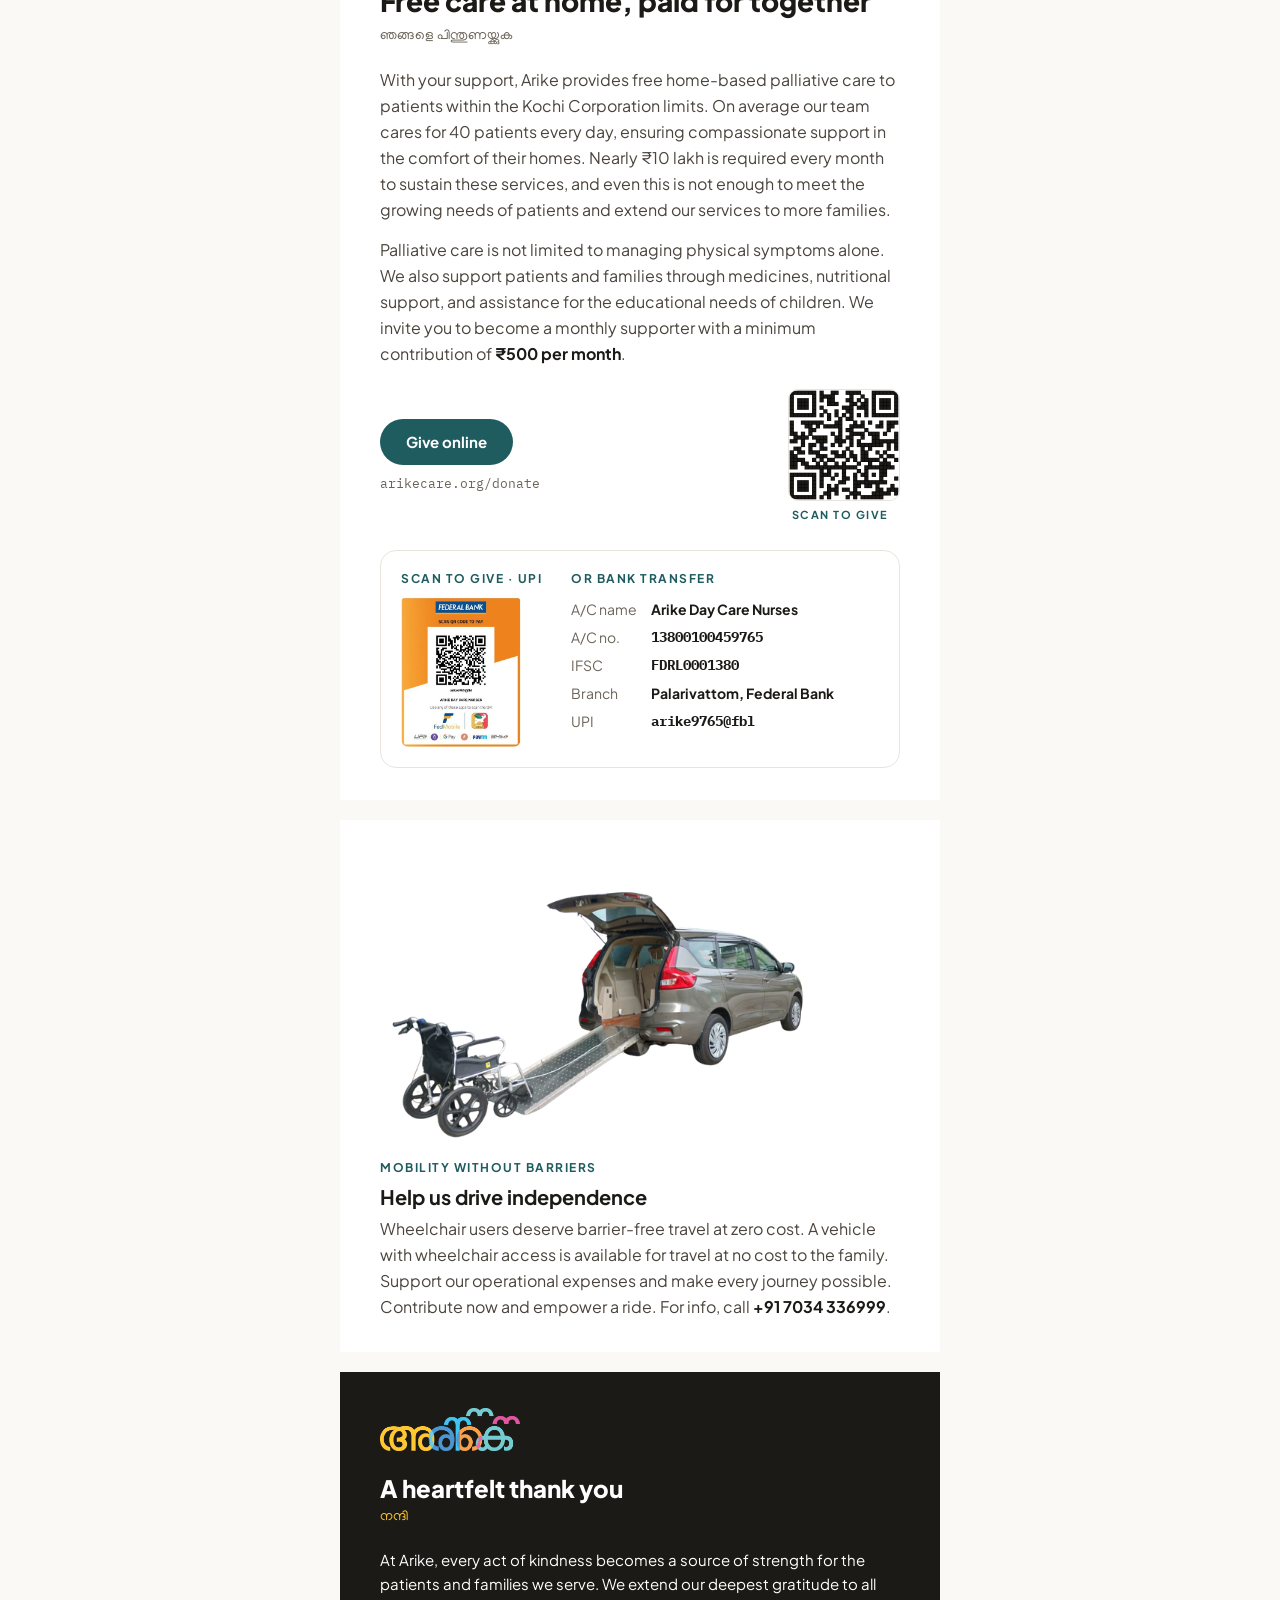
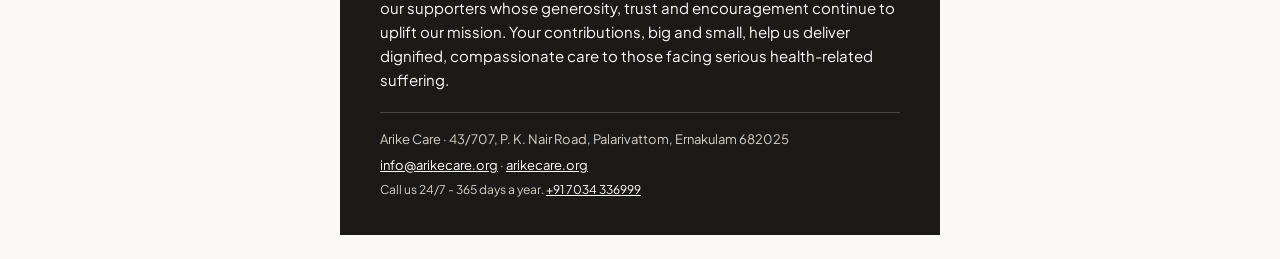
<file: public/newsletters/2026/09/2026-09-arikecare-newsletter.html>
<!DOCTYPE html>
<html lang="en" xmlns="http://www.w3.org/1999/xhtml">
<head>
<meta charset="utf-8">
<meta name="viewport" content="width=device-width, initial-scale=1">
<meta name="x-apple-disable-message-reformatting">
<meta name="color-scheme" content="light dark">
<meta name="supported-color-schemes" content="light dark">
<title>Arike newsletter · Issue 39 · September 2026</title>
<link rel="preconnect" href="https://fonts.googleapis.com">
<link href="https://fonts.googleapis.com/css2?family=Plus+Jakarta+Sans:wght@400;600;700;800&amp;family=IBM+Plex+Mono:wght@500;600&amp;family=Manjari:wght@400;700&amp;display=swap" rel="stylesheet">
<!--[if mso]><style>table,td,p,h1,h2,h3{font-family:Arial,Helvetica,sans-serif !important;}</style><![endif]-->
<style>
  @media (max-width:620px){ .px{padding-left:22px !important;padding-right:22px !important;} .stack{display:block !important;width:100% !important;box-sizing:border-box !important;} .stack-pad{padding:0 0 18px 0 !important;} .hero-sp{height:120px !important;line-height:120px !important;} .hero-tx{padding-top:64px !important;} .hero-h1{font-size:30px !important;line-height:36px !important;} }
  @media (max-width:380px){ .mast-tag{display:none !important;} }
  @media print{
    @page{ size:A4; margin:8mm 0 10mm; }
    body{ background:#FFFFFF !important; }
    .hero{ -webkit-print-color-adjust:exact; print-color-adjust:exact; break-inside:avoid; page-break-inside:avoid; }
    table[style*="max-width:600px"]{ zoom:1; }
    img, p, table table, td[bgcolor="#1C1A17"], td[bgcolor="#FFC731"], td[bgcolor="#FFF6DC"], td[bgcolor="#E6F7F8"]{ break-inside:avoid; page-break-inside:avoid; }
    td[height="20"]{ height:0 !important; line-height:0 !important; }
    td[style*="padding:36px 40px 24px"]{ break-inside:avoid; page-break-inside:avoid; break-after:avoid; page-break-after:avoid; }
    h1, h2, h3{ break-after:avoid; page-break-after:avoid; }
  }
</style>
</head>
<body style="margin:0;padding:0;background:#FBF9F5;">
<span style="display:none !important;visibility:hidden;opacity:0;color:transparent;height:0;width:0;overflow:hidden;mso-hide:all;">A beautician's skill, seven years of Arike, Onam with our community, and how to help someone stay hydrated.</span>
<table role="presentation" width="100%" cellpadding="0" cellspacing="0" border="0" bgcolor="#FBF9F5" style="background:#FBF9F5;">
<tr><td align="center" style="padding:24px 12px;">
<!--[if mso]><table role="presentation" width="600" cellpadding="0" cellspacing="0" border="0"><tr><td><![endif]-->
<table role="presentation" width="100%" cellpadding="0" cellspacing="0" border="0" style="max-width:600px;width:100%;">

<tr><td bgcolor="#FFFFFF" style="background:#FFFFFF;">
  <table role="presentation" width="100%" cellpadding="0" cellspacing="0" border="0"><tr>
    <td class="px" style="padding:22px 28px 22px 40px;" valign="middle">
      <table role="presentation" cellpadding="0" cellspacing="0" border="0"><tr>
        <td valign="middle" style="padding-right:16px;"><img src="assets/logo-arike.png" width="120" alt="Arike" style="display:block;width:120px;height:auto;border:0;"></td>
        <td class="mast-tag" valign="middle" style="border-left:1px solid #E9E5DE;padding-left:16px;"><p style="margin:0;font-family:'Plus Jakarta Sans', Arial, Helvetica, sans-serif;font-size:11px;line-height:15px;letter-spacing:1.5px;text-transform:uppercase;font-weight:bold;color:#6B6459;">Official newsletter</p><p style="margin:2px 0 0;font-family:'Plus Jakarta Sans', Arial, Helvetica, sans-serif;font-size:15px;line-height:20px;font-weight:bold;color:#1C1A17;">Arike Care</p></td>
      </tr></table>
    </td>
    <td width="120" bgcolor="#FFC731" align="center" valign="middle" style="background:#FFC731;padding:14px 10px;">
      <p style="margin:0;font-family:'Plus Jakarta Sans', Arial, Helvetica, sans-serif;font-size:11px;letter-spacing:1.5px;text-transform:uppercase;font-weight:bold;color:#1C1A17;">Issue</p>
      <p style="margin:0;font-family:'IBM Plex Mono', 'Courier New', monospace;font-size:40px;line-height:42px;font-weight:bold;color:#1C1A17;">39</p>
      <p style="margin:0;font-family:'Plus Jakarta Sans', Arial, Helvetica, sans-serif;font-size:11px;letter-spacing:1px;text-transform:uppercase;font-weight:bold;color:#1C1A17;">Sep 2026</p>
    </td>
  </tr></table>
</td></tr>

<!--[if mso]><tr><td style="padding:0;"><img src="assets/news/hero-cover.jpg" width="600" alt="An Arike team member hands an Onam food kit to a family at home" style="display:block;width:600px;height:auto;border:0;"></td></tr><![endif]-->
<tr><td class="hero" bgcolor="#1C1A17" role="img" aria-label="An Arike team member hands an Onam food kit to a family at home" style="background-color:#1C1A17;background-image:url('assets/news/hero-cover.jpg');background-repeat:no-repeat;background-position:center top;background-size:100% auto;">
  <table role="presentation" width="100%" cellpadding="0" cellspacing="0" border="0">
    <!--[if !mso]><!--><tr><td class="hero-sp" height="230" style="height:230px;line-height:230px;font-size:0;">&nbsp;</td></tr><!--<![endif]-->
    <tr>
      <!--[if mso]><td class="px" style="padding:36px 40px 32px;"><![endif]-->
      <!--[if !mso]><!--><td class="px hero-tx" style="padding:96px 40px 32px;background:linear-gradient(180deg, rgba(28,26,23,0) 0%, rgba(28,26,23,0.86) 30%, #1C1A17 56%);"><!--<![endif]-->
        <table role="presentation" width="100%" cellpadding="0" cellspacing="0" border="0"><tr>
          <td width="4" bgcolor="#FFC731" style="width:4px;background:#FFC731;font-size:0;line-height:0;">&nbsp;</td>
          <td style="padding-left:20px;">
            <p style="margin:0 0 10px;font-family:'Plus Jakarta Sans', Arial, Helvetica, sans-serif;font-size:12px;line-height:16px;letter-spacing:1.5px;text-transform:uppercase;font-weight:bold;color:#FFC731;">Cover story · Ernakulam</p>
            <h1 class="hero-h1" style="margin:0 0 14px;font-family:'Plus Jakarta Sans', Arial, Helvetica, sans-serif;font-size:38px;line-height:44px;mso-line-height-rule:exactly;font-weight:800;color:#FFFFFF;">Every skill can become<br>an act of care</h1>
            <p style="margin:0;font-family:'Plus Jakarta Sans', Arial, Helvetica, sans-serif;font-size:17px;line-height:26px;color:#F3EFE7;">A beautician, a phone call, and a family who had waited months for someone to help safely.</p>
          </td>
        </tr></table>
        <table role="presentation" width="100%" cellpadding="0" cellspacing="0" border="0" style="margin-top:26px;"><tr>
          <td style="border-top:1px solid #3A362F;padding-top:12px;font-family:'Plus Jakarta Sans', Arial, Helvetica, sans-serif;font-size:12px;line-height:18px;color:#A69E90;">Pictured: an Onam food kit reaching a family at home, Ernakulam.</td>
          <td align="right" style="border-top:1px solid #3A362F;padding-top:12px;font-family:'IBM Plex Mono', 'Courier New', monospace;font-size:12px;line-height:18px;letter-spacing:1px;color:#A69E90;white-space:nowrap;">ISSUE 39 · SEP 2026</td>
        </tr></table>
      </td>
    </tr>
  </table>
</td></tr>
<tr><td height="20" style="height:20px;line-height:20px;font-size:0;background:#FBF9F5;">&nbsp;</td></tr>

<tr><td bgcolor="#FFFFFF" style="background:#FFFFFF;padding:36px 40px 28px;"><p style="margin:0 0 8px;font-family:'Plus Jakarta Sans', Arial, Helvetica, sans-serif;font-size:12px;line-height:16px;letter-spacing:1.5px;text-transform:uppercase;font-weight:bold;color:#1F5C60;">01 · Cover story</p><h2 style="margin:0 0 6px;font-family:'Plus Jakarta Sans', Arial, Helvetica, sans-serif;font-size:28px;line-height:34px;mso-line-height-rule:exactly;font-weight:800;color:#1C1A17;">Restoring comfort through compassionate care</h2><p style="margin:0 0 18px;font-family:'Plus Jakarta Sans', Arial, Helvetica, sans-serif;font-size:18px;line-height:27px;color:#1C1A17;font-weight:bold;">Every person carries a skill that can ease someone else's burden.</p>
<p style="margin:0 0 14px;font-family:'Plus Jakarta Sans', Arial, Helvetica, sans-serif;font-size:16px;line-height:26px;mso-line-height-rule:exactly;color:#4A443C;">The Arike team recently received a call from the family of a bedbound person living with Spinal Muscular Atrophy (SMA). His fingernails and toenails had not been trimmed for several months. An earlier attempt had resulted in an accidental cut and bleeding, leaving the family understandably worried about trying again. They were looking for someone who could help safely and professionally.</p>
<p style="margin:0 0 14px;font-family:'Plus Jakarta Sans', Arial, Helvetica, sans-serif;font-size:16px;line-height:26px;mso-line-height-rule:exactly;color:#4A443C;">The team remembered a conversation from several months earlier. During a visit to Arike, Dr. Sunil Kumar from IMA Cochin had mentioned that his wife, Padmaja, was a professional beautician who wanted to use her free time to support people who were unable to leave their homes and needed assistance with personal grooming.</p>
<p style="margin:0 0 14px;font-family:'Plus Jakarta Sans', Arial, Helvetica, sans-serif;font-size:16px;line-height:26px;mso-line-height-rule:exactly;color:#4A443C;margin:0;">When the Arike team reached out to Padmaja, she readily agreed to help. She visited the patient at home and provided attentive, professional care. With patience and precision, she carefully trimmed, shaped and cleaned his fingernails and toenails, taking every precaution so that he felt no discomfort.</p></td></tr>
<tr><td style="padding:0;"><img src="assets/news/grooming-care.jpeg" width="600" alt="Mrs. Padmaja Sunilkumar provides grooming care to a patient at home" style="display:block;width:100%;max-width:600px;height:auto;border:0;"></td></tr>
<tr><td bgcolor="#FFF6DC" style="background:#FFF6DC;padding:28px 40px;"><p style="margin:0 0 10px;font-family:'Plus Jakarta Sans', Arial, Helvetica, sans-serif;font-size:22px;line-height:31px;font-weight:bold;color:#1C1A17;">“I'm always happy to step in when I have time during the day. It's a wonderful feeling knowing a simple skill can bring someone real relief. I just hope that by sharing this, others feel inspired to step forward and do the same.”</p><p style="margin:0;font-family:'Plus Jakarta Sans', Arial, Helvetica, sans-serif;font-size:13px;line-height:18px;color:#1C1A17;">Mrs. Padmaja Sunilkumar · volunteer</p></td></tr>
<tr><td bgcolor="#FFFFFF" style="background:#FFFFFF;padding:36px 40px;"><p style="margin:0 0 14px;font-family:'Plus Jakarta Sans', Arial, Helvetica, sans-serif;font-size:16px;line-height:26px;mso-line-height-rule:exactly;color:#4A443C;">Her visit did not end with grooming. She spent time with the patient and his family, listening to their concerns and offering practical advice and guidance. Her willingness to stay, listen and engage with them brought an added sense of reassurance and support. For the patient it was a small but meaningful restoration of comfort. For his family it brought relief after months of worry and hesitation. But Padmaja saw the experience as something more than simply providing a grooming service.</p>
<p style="margin:0 0 14px;font-family:'Plus Jakarta Sans', Arial, Helvetica, sans-serif;font-size:16px;line-height:26px;mso-line-height-rule:exactly;color:#4A443C;">Her words capture something at the heart of palliative care: care is not limited to medicines, procedures or clinical interventions. A beautician's skill, offered at the right moment, became a source of comfort. A simple act of grooming, accompanied by her time, attention and guidance, helped restore a sense of normalcy and dignity to someone living with significant physical limitations.</p>
<p style="margin:0 0 14px;font-family:'Plus Jakarta Sans', Arial, Helvetica, sans-serif;font-size:16px;line-height:26px;mso-line-height-rule:exactly;color:#4A443C;margin:0;">There are many people in our communities who have skills, time and a willingness to help. Sometimes, all that is needed is an opportunity to put those skills to meaningful use. Padmaja's gentle gesture reminds us that every skill has the potential to become an act of care, and every act of care can help someone live with greater comfort, dignity and ease.</p></td></tr>
<tr><td height="20" style="height:20px;line-height:20px;font-size:0;background:#FBF9F5;">&nbsp;</td></tr>

<tr><td bgcolor="#FFFFFF" style="background:#FFFFFF;padding:36px 40px;"><p style="margin:0 0 8px;font-family:'Plus Jakarta Sans', Arial, Helvetica, sans-serif;font-size:12px;line-height:16px;letter-spacing:1.5px;text-transform:uppercase;font-weight:bold;color:#1F5C60;">Volunteer diaries</p><p lang="ml" style="margin:0 0 18px;font-family:'Manjari', 'Plus Jakarta Sans', Arial, sans-serif;font-size:14px;line-height:25px;color:#6B6459;">സന്നദ്ധപ്രവർത്തകരുടെ കുറിപ്പുകൾ</p><h3 style="margin:0 0 6px;font-family:'Plus Jakarta Sans', Arial, Helvetica, sans-serif;font-size:20px;line-height:26px;font-weight:bold;color:#1C1A17;">Nafeesath · first visit with our team</h3><p style="margin:0 0 14px;font-family:'Plus Jakarta Sans', Arial, Helvetica, sans-serif;font-size:16px;line-height:26px;mso-line-height-rule:exactly;color:#4A443C;margin:0;">This was my first experience in palliative care, and it really touched me. I realised that even in a small area there are many people who need care, support, and simply someone to be there for them. It made me understand that palliative care is something that can touch everyone's life at some point and is something we need to develop further across Kerala. This experience has inspired me to learn more and contribute wherever I can. I wish Arike's initiatives all the best and hope they continue to reach and support many more people.</p></td></tr>
<tr><td height="20" style="height:20px;line-height:20px;font-size:0;background:#FBF9F5;">&nbsp;</td></tr>

<tr><td bgcolor="#FFFFFF" style="background:#FFFFFF;padding:36px 40px 24px;"><p style="margin:0 0 8px;font-family:'Plus Jakarta Sans', Arial, Helvetica, sans-serif;font-size:12px;line-height:16px;letter-spacing:1.5px;text-transform:uppercase;font-weight:bold;color:#1F5C60;">02 · Activities · August 2026</p><h2 style="margin:0 0 6px;font-family:'Plus Jakarta Sans', Arial, Helvetica, sans-serif;font-size:28px;line-height:34px;mso-line-height-rule:exactly;font-weight:800;color:#1C1A17;">What we did this month</h2><p lang="ml" style="margin:0 0 18px;font-family:'Manjari', 'Plus Jakarta Sans', Arial, sans-serif;font-size:14px;line-height:25px;color:#6B6459;margin:0;">പ്രവർത്തനങ്ങൾ</p></td></tr>
<tr><td height="6" bgcolor="#FFC731" style="height:6px;line-height:6px;font-size:0;background:#FFC731;">&nbsp;</td></tr>
<tr><td style="padding:0;"><img src="assets/news/anniversary.jpeg" width="600" alt="Arike team at the 7th anniversary gathering" style="display:block;width:100%;max-width:600px;height:auto;border:0;"></td></tr>
<tr><td bgcolor="#1C1A17" style="background:#1C1A17;padding:28px 40px;">
  <table role="presentation" width="100%" cellpadding="0" cellspacing="0" border="0"><tr>
    <td width="84" valign="middle" class="stack stack-pad" style="padding-right:22px;"><table role="presentation" cellpadding="0" cellspacing="0" border="0"><tr><td width="84" height="84" bgcolor="#FFC731" align="center" valign="middle" style="width:84px;height:84px;background:#FFC731;border-radius:42px;"><p style="margin:0;font-family:'Plus Jakarta Sans', Arial, Helvetica, sans-serif;font-size:34px;line-height:34px;font-weight:800;color:#1C1A17;">7</p><p style="margin:0;font-family:'Plus Jakarta Sans', Arial, Helvetica, sans-serif;font-size:11px;letter-spacing:1.5px;text-transform:uppercase;font-weight:bold;color:#1C1A17;">years</p></td></tr></table></td>
    <td valign="middle" class="stack"><p style="margin:0 0 6px;font-family:'IBM Plex Mono', 'Courier New', monospace;font-size:13px;font-weight:bold;color:#FFC731;">7 August · 7th anniversary</p><h3 style="margin:0 0 8px;font-family:'Plus Jakarta Sans', Arial, Helvetica, sans-serif;font-size:24px;line-height:30px;font-weight:800;color:#FFFFFF;">Seven years beside our neighbours</h3><p style="margin:0;font-family:'Plus Jakarta Sans', Arial, Helvetica, sans-serif;font-size:15px;line-height:24px;color:#FFFFFF;">Members, volunteers, supporters and well-wishers came together to mark seven years of commitment to community-based palliative care and compassionate support, and to reflect on our continued efforts to support individuals and families living with serious illnesses.</p></td>
  </tr></table>
</td></tr>
<tr><td height="16" style="height:16px;line-height:16px;font-size:0;background:#FBF9F5;">&nbsp;</td></tr>
<tr><td style="padding:0 0 16px;">
<table role="presentation" width="100%" cellpadding="0" cellspacing="0" border="0"><tr>
<td class="stack stack-pad" width="50%" valign="top" height="100%" style="width:50%;height:100%;padding-right:8px;"><table role="presentation" width="100%" height="100%" cellpadding="0" cellspacing="0" border="0" bgcolor="#FFFFFF" style="background:#FFFFFF;border:1px solid #E9E5DE;border-radius:16px;height:100%;"><tr><td height="179" bgcolor="#FFC731" align="left" valign="bottom" style="height:179px;background:#FFC731;border-radius:14px 14px 0 0;padding:0 20px 18px;"><p style="margin:0;font-family:'Plus Jakarta Sans', Arial, Helvetica, sans-serif;font-size:44px;line-height:44px;font-weight:800;letter-spacing:-1px;color:#1C1A17;">Vaduthala</p><p style="margin:6px 0 0;font-family:'Plus Jakarta Sans', Arial, Helvetica, sans-serif;font-size:12px;line-height:16px;letter-spacing:1.5px;text-transform:uppercase;font-weight:700;color:#1C1A17;">Edappally zone</p></td></tr><tr><td valign="top" height="186" style="padding:18px 20px 22px;height:186px;"><p style="margin:0 0 6px;font-family:'IBM Plex Mono', 'Courier New', monospace;font-size:12px;line-height:16px;font-weight:600;color:#1F5C60;">9 August</p><h3 style="margin:0 0 6px;font-family:'Plus Jakarta Sans', Arial, Helvetica, sans-serif;font-size:17px;line-height:23px;font-weight:700;color:#1C1A17;">Edappally zone meeting</h3><p style="margin:0;font-family:'Plus Jakarta Sans', Arial, Helvetica, sans-serif;font-size:14px;line-height:22px;color:#4A443C;">Team members and volunteers met at Vaduthala to review ongoing activities, discuss local initiatives and strengthen coordination for palliative care in the zone.</p></td></tr></table></td>
<td class="stack" width="50%" valign="top" height="100%" style="width:50%;height:100%;padding-left:8px;"><table role="presentation" width="100%" height="100%" cellpadding="0" cellspacing="0" border="0" bgcolor="#FFFFFF" style="background:#FFFFFF;border:1px solid #E9E5DE;border-radius:16px;height:100%;"><tr><td height="197" style="padding:0;height:197px;"><img src="assets/news/card-ima.jpg" width="290" height="197" alt="Onam kit fundraising table at the IMA general body meeting" style="display:block;width:100%;max-width:100%;height:197px;object-fit:cover;border:0;border-radius:14px 14px 0 0;"></td></tr><tr><td valign="top" height="186" style="padding:18px 20px 22px;height:186px;"><p style="margin:0 0 6px;font-family:'IBM Plex Mono', 'Courier New', monospace;font-size:12px;line-height:16px;font-weight:600;color:#1F5C60;">19 August</p><h3 style="margin:0 0 6px;font-family:'Plus Jakarta Sans', Arial, Helvetica, sans-serif;font-size:17px;line-height:23px;font-weight:700;color:#1C1A17;">Onam kit campaign at the IMA</h3><p style="margin:0;font-family:'Plus Jakarta Sans', Arial, Helvetica, sans-serif;font-size:14px;line-height:22px;color:#4A443C;">Arike raised funds for the Onam kit initiative during the IMA general body meeting, supporting families and individuals in need during the Onam season with food kits.</p></td></tr></table></td>
</tr></table>
</td></tr>
<tr><td style="padding:0 0 16px;">
<table role="presentation" width="100%" cellpadding="0" cellspacing="0" border="0"><tr>
<td class="stack stack-pad" width="50%" valign="top" height="100%" style="width:50%;height:100%;padding-right:8px;"><table role="presentation" width="100%" height="100%" cellpadding="0" cellspacing="0" border="0" bgcolor="#FFFFFF" style="background:#FFFFFF;border:1px solid #E9E5DE;border-radius:16px;height:100%;"><tr><td height="197" style="padding:0;height:197px;"><img src="assets/news/card-onam.jpg" width="290" height="197" alt="Arike community at the Onam celebration" style="display:block;width:100%;max-width:100%;height:197px;object-fit:cover;border:0;border-radius:14px 14px 0 0;"></td></tr><tr><td valign="top" height="186" style="padding:18px 20px 22px;height:186px;"><p style="margin:0 0 6px;font-family:'IBM Plex Mono', 'Courier New', monospace;font-size:12px;line-height:16px;font-weight:600;color:#1F5C60;">21 August</p><h3 style="margin:0 0 6px;font-family:'Plus Jakarta Sans', Arial, Helvetica, sans-serif;font-size:17px;line-height:23px;font-weight:700;color:#1C1A17;">An Onam spent together</h3><p style="margin:0;font-family:'Plus Jakarta Sans', Arial, Helvetica, sans-serif;font-size:14px;line-height:22px;color:#4A443C;">IMA and Arike organised a celebration with a traditional pookalam, an onasadya and games, bringing volunteers, supporters and contributors together to celebrate the spirit of Onam.</p></td></tr></table></td>
<td class="stack" width="50%" valign="top" height="100%" style="width:50%;height:100%;padding-left:8px;"><table role="presentation" width="100%" height="100%" cellpadding="0" cellspacing="0" border="0" bgcolor="#FFFFFF" style="background:#FFFFFF;border:1px solid #E9E5DE;border-radius:16px;height:100%;"><tr><td height="179" bgcolor="#E6F7F8" align="left" valign="bottom" style="height:179px;background:#E6F7F8;border-radius:14px 14px 0 0;padding:0 20px 18px;"><p style="margin:0;font-family:'Plus Jakarta Sans', Arial, Helvetica, sans-serif;font-size:44px;line-height:44px;font-weight:800;letter-spacing:-1px;color:#1C1A17;">21</p><p style="margin:6px 0 0;font-family:'Plus Jakarta Sans', Arial, Helvetica, sans-serif;font-size:12px;line-height:16px;letter-spacing:1.5px;text-transform:uppercase;font-weight:700;color:#1C1A17;">Onam kits delivered</p></td></tr><tr><td valign="top" height="186" style="padding:18px 20px 22px;height:186px;"><p style="margin:0 0 6px;font-family:'IBM Plex Mono', 'Courier New', monospace;font-size:12px;line-height:16px;font-weight:600;color:#1F5C60;">23 August</p><h3 style="margin:0 0 6px;font-family:'Plus Jakarta Sans', Arial, Helvetica, sans-serif;font-size:17px;line-height:23px;font-weight:700;color:#1C1A17;">Food kits for families</h3><p style="margin:0;font-family:'Plus Jakarta Sans', Arial, Helvetica, sans-serif;font-size:14px;line-height:22px;color:#4A443C;">Dr. Geetha, Arun, Donal and volunteers delivered 21 Onam food kits to families in need, extending support during the Onam season.</p></td></tr></table></td>
</tr></table>
</td></tr>
<tr><td style="padding:0;">
<table role="presentation" width="100%" cellpadding="0" cellspacing="0" border="0" bgcolor="#FFFFFF" style="background:#FFFFFF;border:1px solid #E9E5DE;border-radius:16px;"><tr>
<td class="stack" width="46%" valign="top" style="width:46%;padding:0;"><img src="assets/news/card-vyttila.jpg" width="276" alt="Community session on palliative care at Vyttila" style="display:block;width:100%;max-width:100%;height:auto;border:0;border-radius:14px 0 0 14px;"></td>
<td class="stack" valign="middle" style="padding:18px 22px;"><p style="margin:0 0 6px;font-family:'IBM Plex Mono', 'Courier New', monospace;font-size:12px;line-height:16px;font-weight:600;color:#1F5C60;">30 August</p><h3 style="margin:0 0 6px;font-family:'Plus Jakarta Sans', Arial, Helvetica, sans-serif;font-size:17px;line-height:23px;font-weight:700;color:#1C1A17;">Sensitisation at Vyttila</h3><p style="margin:0;font-family:'Plus Jakarta Sans', Arial, Helvetica, sans-serif;font-size:14px;line-height:22px;color:#4A443C;">Mr. Suhail and Mr. Donal introduced community-based palliative care at the Dr. Palppu Kudumba Unit of the SNDP Shakha, encouraging greater community involvement in supporting people living with serious illnesses.</p></td>
</tr></table>
</td></tr>
<tr><td height="20" style="height:20px;line-height:20px;font-size:0;background:#FBF9F5;">&nbsp;</td></tr>

<tr><td bgcolor="#FFFFFF" style="background:#FFFFFF;padding:36px 40px 24px;"><p style="margin:0 0 8px;font-family:'Plus Jakarta Sans', Arial, Helvetica, sans-serif;font-size:12px;line-height:16px;letter-spacing:1.5px;text-transform:uppercase;font-weight:bold;color:#1F5C60;">03 · Care info · for families at home</p><h2 style="margin:0 0 6px;font-family:'Plus Jakarta Sans', Arial, Helvetica, sans-serif;font-size:28px;line-height:34px;mso-line-height-rule:exactly;font-weight:800;color:#1C1A17;">Helping the patient stay hydrated</h2><p lang="ml" style="margin:0 0 18px;font-family:'Manjari', 'Plus Jakarta Sans', Arial, sans-serif;font-size:14px;line-height:25px;color:#6B6459;">പരിചരണ കുറിപ്പ്</p><p style="margin:0 0 14px;font-family:'Plus Jakarta Sans', Arial, Helvetica, sans-serif;font-size:16px;line-height:26px;mso-line-height-rule:exactly;color:#4A443C;">Adequate fluids help prevent dehydration and improve the patient's comfort and well-being. Offer small amounts of water or other preferred fluids often, rather than a large quantity at once.</p><table role="presentation" width="100%" cellpadding="0" cellspacing="0" border="0"><tr><td width="56" valign="top" style="padding:12px 0;border-top:1px solid #E9E5DE;font-family:'IBM Plex Mono', 'Courier New', monospace;font-size:26px;line-height:28px;font-weight:bold;color:#1C1A17;">01</td><td valign="top" style="padding:14px 0 12px;border-top:1px solid #E9E5DE;font-family:'Plus Jakarta Sans', Arial, Helvetica, sans-serif;font-size:15px;line-height:23px;color:#4A443C;">Encourage the patient to drink whenever they are comfortable and able to.</td></tr><tr><td width="56" valign="top" style="padding:12px 0;border-top:1px solid #E9E5DE;font-family:'IBM Plex Mono', 'Courier New', monospace;font-size:26px;line-height:28px;font-weight:bold;color:#1C1A17;">02</td><td valign="top" style="padding:14px 0 12px;border-top:1px solid #E9E5DE;font-family:'Plus Jakarta Sans', Arial, Helvetica, sans-serif;font-size:15px;line-height:23px;color:#4A443C;">Keep a cup or bottle of water within easy reach.</td></tr><tr><td width="56" valign="top" style="padding:12px 0;border-top:1px solid #E9E5DE;font-family:'IBM Plex Mono', 'Courier New', monospace;font-size:26px;line-height:28px;font-weight:bold;color:#1C1A17;">03</td><td valign="top" style="padding:14px 0 12px;border-top:1px solid #E9E5DE;font-family:'Plus Jakarta Sans', Arial, Helvetica, sans-serif;font-size:15px;line-height:23px;color:#4A443C;">Offer fluids the patient enjoys, following their preference and the care team's advice.</td></tr><tr><td width="56" valign="top" style="padding:12px 0;border-top:1px solid #E9E5DE;font-family:'IBM Plex Mono', 'Courier New', monospace;font-size:26px;line-height:28px;font-weight:bold;color:#1C1A17;">04</td><td valign="top" style="padding:14px 0 12px;border-top:1px solid #E9E5DE;font-family:'Plus Jakarta Sans', Arial, Helvetica, sans-serif;font-size:15px;line-height:23px;color:#4A443C;">Watch for signs of dehydration: a dry mouth, reduced urine, dark urine, or unusual weakness.</td></tr><tr><td width="56" valign="top" style="padding:12px 0;border-top:1px solid #E9E5DE;font-family:'IBM Plex Mono', 'Courier New', monospace;font-size:26px;line-height:28px;font-weight:bold;color:#1C1A17;">05</td><td valign="top" style="padding:14px 0 12px;border-top:1px solid #E9E5DE;font-family:'Plus Jakarta Sans', Arial, Helvetica, sans-serif;font-size:15px;line-height:23px;color:#4A443C;">If the patient has difficulty swallowing, do not force fluids. Tell the care team instead.</td></tr><tr><td width="56" valign="top" style="padding:12px 0;border-top:1px solid #E9E5DE;font-family:'IBM Plex Mono', 'Courier New', monospace;font-size:26px;line-height:28px;font-weight:bold;color:#1C1A17;">06</td><td valign="top" style="padding:14px 0 12px;border-top:1px solid #E9E5DE;font-family:'Plus Jakarta Sans', Arial, Helvetica, sans-serif;font-size:15px;line-height:23px;color:#4A443C;">Keep the lips and mouth moist for comfort, especially when they are drinking less.</td></tr></table></td></tr>
<tr><td bgcolor="#FFC731" style="background:#FFC731;padding:22px 40px;"><p style="margin:0;font-family:'Plus Jakarta Sans', Arial, Helvetica, sans-serif;font-size:15px;line-height:23px;color:#1C1A17;"><strong>Call the care team if</strong> the patient cannot drink at all, keeps vomiting, has difficulty swallowing, or shows signs of significant dehydration. Never force fluids.</p></td></tr>
<tr><td height="20" style="height:20px;line-height:20px;font-size:0;background:#FBF9F5;">&nbsp;</td></tr>

<tr><td bgcolor="#FFFFFF" style="background:#FFFFFF;padding:36px 40px 28px;"><p style="margin:0 0 8px;font-family:'Plus Jakarta Sans', Arial, Helvetica, sans-serif;font-size:12px;line-height:16px;letter-spacing:1.5px;text-transform:uppercase;font-weight:bold;color:#1F5C60;">04 · Support our cause</p><h2 style="margin:0 0 6px;font-family:'Plus Jakarta Sans', Arial, Helvetica, sans-serif;font-size:28px;line-height:34px;mso-line-height-rule:exactly;font-weight:800;color:#1C1A17;">Free care at home, paid for together</h2><p lang="ml" style="margin:0 0 18px;font-family:'Manjari', 'Plus Jakarta Sans', Arial, sans-serif;font-size:14px;line-height:25px;color:#6B6459;">ഞങ്ങളെ പിന്തുണയ്ക്കുക</p>
<p style="margin:0 0 14px;font-family:'Plus Jakarta Sans', Arial, Helvetica, sans-serif;font-size:16px;line-height:26px;mso-line-height-rule:exactly;color:#4A443C;">With your support, Arike provides free home-based palliative care to patients within the Kochi Corporation limits. On average our team cares for 40 patients every day, ensuring compassionate support in the comfort of their homes. Nearly ₹10 lakh is required every month to sustain these services, and even this is not enough to meet the growing needs of patients and extend our services to more families.</p>
<p style="margin:0 0 14px;font-family:'Plus Jakarta Sans', Arial, Helvetica, sans-serif;font-size:16px;line-height:26px;mso-line-height-rule:exactly;color:#4A443C;margin:0 0 22px;">Palliative care is not limited to managing physical symptoms alone. We also support patients and families through medicines, nutritional support, and assistance for the educational needs of children. We invite you to become a monthly supporter with a minimum contribution of <strong style="color:#1C1A17;">₹500 per month</strong>.</p>
<table role="presentation" width="100%" cellpadding="0" cellspacing="0" border="0"><tr>
<td valign="middle" class="stack stack-pad"><table role="presentation" cellpadding="0" cellspacing="0" border="0"><tr><td bgcolor="#1F5C60" style="border-radius:999px;background:#1F5C60;"><a href="https://arikecare.org/donate" style="display:block;padding:13px 26px;font-family:'Plus Jakarta Sans', Arial, Helvetica, sans-serif;font-size:15px;font-weight:bold;line-height:20px;color:#FFFFFF;text-decoration:none;border-radius:999px;">Give online</a></td></tr></table>
<p style="margin:10px 0 0;font-family:'IBM Plex Mono', 'Courier New', monospace;font-size:13px;color:#6B6459;"><a href="https://arikecare.org/donate" style="color:#6B6459;text-decoration:none;">arikecare.org/donate</a></p></td>
<td width="120" valign="middle" align="right" class="stack"><a href="https://arikecare.org/donate" style="text-decoration:none;"><img src="assets/news/donate-link-qr.png" width="110" alt="QR code linking to arikecare.org/donate" style="display:block;width:110px;height:110px;border:1px solid #E9E5DE;border-radius:10px;"></a><p style="margin:6px 0 0;font-family:'Plus Jakarta Sans', Arial, Helvetica, sans-serif;font-size:11px;line-height:15px;letter-spacing:1.5px;text-transform:uppercase;font-weight:bold;color:#1F5C60;text-align:center;">Scan to give</p></td>
</tr></table></td></tr>
<tr><td bgcolor="#FFFFFF" style="background:#FFFFFF;padding:0 40px 32px;" class="px">
  <table role="presentation" width="100%" cellpadding="0" cellspacing="0" border="0" style="border:1px solid #E9E5DE;border-radius:16px;"><tr>
    <td width="150" valign="top" class="stack stack-pad" style="padding:20px;"><p style="margin:0 0 8px;font-family:'Plus Jakarta Sans', Arial, Helvetica, sans-serif;font-size:12px;line-height:16px;letter-spacing:1.5px;text-transform:uppercase;font-weight:bold;color:#1F5C60;">Scan to give · UPI</p><img src="assets/news/donate-upi-qr.png" width="120" alt="Federal Bank UPI QR code for Arike Day Care Nurses" style="display:block;width:120px;height:auto;border:0;border-radius:8px;"></td>
    <td valign="top" class="stack" style="padding:20px 20px 20px 0;"><p style="margin:0 0 8px;font-family:'Plus Jakarta Sans', Arial, Helvetica, sans-serif;font-size:12px;line-height:16px;letter-spacing:1.5px;text-transform:uppercase;font-weight:bold;color:#1F5C60;">Or bank transfer</p><table role="presentation" width="100%" cellpadding="0" cellspacing="0" border="0"><tr><td width="80" style="padding:4px 0;font-family:'Plus Jakarta Sans', Arial, Helvetica, sans-serif;font-size:14px;line-height:20px;color:#6B6459;">A/C name</td><td style="padding:4px 0;font-family:'Plus Jakarta Sans', Arial, Helvetica, sans-serif;font-size:14px;line-height:20px;color:#1C1A17;font-weight:bold;">Arike Day Care Nurses</td></tr><tr><td width="80" style="padding:4px 0;font-family:'Plus Jakarta Sans', Arial, Helvetica, sans-serif;font-size:14px;line-height:20px;color:#6B6459;">A/C no.</td><td style="padding:4px 0;font-family:'IBM Plex Mono', 'Courier New', monospace;font-size:14px;line-height:20px;color:#1C1A17;font-weight:bold;">13800100459765</td></tr><tr><td width="80" style="padding:4px 0;font-family:'Plus Jakarta Sans', Arial, Helvetica, sans-serif;font-size:14px;line-height:20px;color:#6B6459;">IFSC</td><td style="padding:4px 0;font-family:'IBM Plex Mono', 'Courier New', monospace;font-size:14px;line-height:20px;color:#1C1A17;font-weight:bold;">FDRL0001380</td></tr><tr><td width="80" style="padding:4px 0;font-family:'Plus Jakarta Sans', Arial, Helvetica, sans-serif;font-size:14px;line-height:20px;color:#6B6459;">Branch</td><td style="padding:4px 0;font-family:'Plus Jakarta Sans', Arial, Helvetica, sans-serif;font-size:14px;line-height:20px;color:#1C1A17;font-weight:bold;">Palarivattom, Federal Bank</td></tr><tr><td width="80" style="padding:4px 0;font-family:'Plus Jakarta Sans', Arial, Helvetica, sans-serif;font-size:14px;line-height:20px;color:#6B6459;">UPI</td><td style="padding:4px 0;font-family:'IBM Plex Mono', 'Courier New', monospace;font-size:14px;line-height:20px;color:#1C1A17;font-weight:bold;">arike9765@fbl</td></tr></table></td>
  </tr></table>
</td></tr>
<tr><td height="20" style="height:20px;line-height:20px;font-size:0;background:#FBF9F5;">&nbsp;</td></tr>
<tr><td bgcolor="#FFFFFF" style="background:#FFFFFF;padding:28px 40px 32px;"><img src="assets/news/accessible-vehicle.png" width="520" alt="Arike vehicle with a wheelchair ramp" style="display:block;margin:0 0 20px;width:100%;max-width:100%;height:auto;border:0;"><p style="margin:0 0 8px;font-family:'Plus Jakarta Sans', Arial, Helvetica, sans-serif;font-size:12px;line-height:16px;letter-spacing:1.5px;text-transform:uppercase;font-weight:bold;color:#1F5C60;">Mobility without barriers</p><h3 style="margin:0 0 6px;font-family:'Plus Jakarta Sans', Arial, Helvetica, sans-serif;font-size:20px;line-height:26px;font-weight:bold;color:#1C1A17;">Help us drive independence</h3><p style="margin:0 0 14px;font-family:'Plus Jakarta Sans', Arial, Helvetica, sans-serif;font-size:16px;line-height:26px;mso-line-height-rule:exactly;color:#4A443C;margin:0;">Wheelchair users deserve barrier-free travel at zero cost. A vehicle with wheelchair access is available for travel at no cost to the family. Support our operational expenses and make every journey possible. Contribute now and empower a ride. For info, call <a href="tel:+917034336999" style="color:#1C1A17;font-weight:bold;text-decoration:none;">+91 7034 336999</a>.</p></td></tr>
<tr><td height="20" style="height:20px;line-height:20px;font-size:0;background:#FBF9F5;">&nbsp;</td></tr>

<tr><td bgcolor="#1C1A17" style="background:#1C1A17;padding:36px 40px;"><img src="assets/logo-arike.png" width="140" alt="Arike" style="display:block;width:140px;height:auto;border:0;margin:0 0 22px;"><h2 style="margin:0 0 2px;font-family:'Plus Jakarta Sans', Arial, Helvetica, sans-serif;font-size:24px;line-height:30px;font-weight:800;color:#FFFFFF;">A heartfelt thank you</h2><p lang="ml" style="margin:0 0 18px;font-family:'Manjari', 'Plus Jakarta Sans', Arial, sans-serif;font-size:14px;line-height:25px;color:#FFC731;">നന്ദി</p><p style="margin:0 0 20px;font-family:'Plus Jakarta Sans', Arial, Helvetica, sans-serif;font-size:15px;line-height:24px;color:#FFFFFF;">At Arike, every act of kindness becomes a source of strength for the patients and families we serve. We extend our deepest gratitude to all our supporters whose generosity, trust and encouragement continue to uplift our mission. Your contributions, big and small, help us deliver dignified, compassionate care to those facing serious health-related suffering.</p>
<p style="margin:0 0 6px;padding-top:16px;border-top:1px solid #4A443C;font-family:'Plus Jakarta Sans', Arial, Helvetica, sans-serif;font-size:13px;line-height:20px;color:#D6D0C7;">Arike Care · 43/707, P. K. Nair Road, Palarivattom, Ernakulam 682025</p>
<p style="margin:0 0 6px;font-family:'Plus Jakarta Sans', Arial, Helvetica, sans-serif;font-size:13px;line-height:20px;color:#D6D0C7;"><a href="mailto:info@arikecare.org" style="color:#FFFFFF;">info@arikecare.org</a> · <a href="https://arikecare.org" style="color:#FFFFFF;">arikecare.org</a></p>
<p style="margin:0;font-family:'Plus Jakarta Sans', Arial, Helvetica, sans-serif;font-size:12px;line-height:18px;color:#D6D0C7;">Call us 24/7 - 365 days a year. <a href="tel:+917034336999" style="color:#FFFFFF;">+91 7034 336999</a></p></td></tr>

</table>
<!--[if mso]></td></tr></table><![endif]-->
</td></tr>
</table>
</body>
</html>
</file>
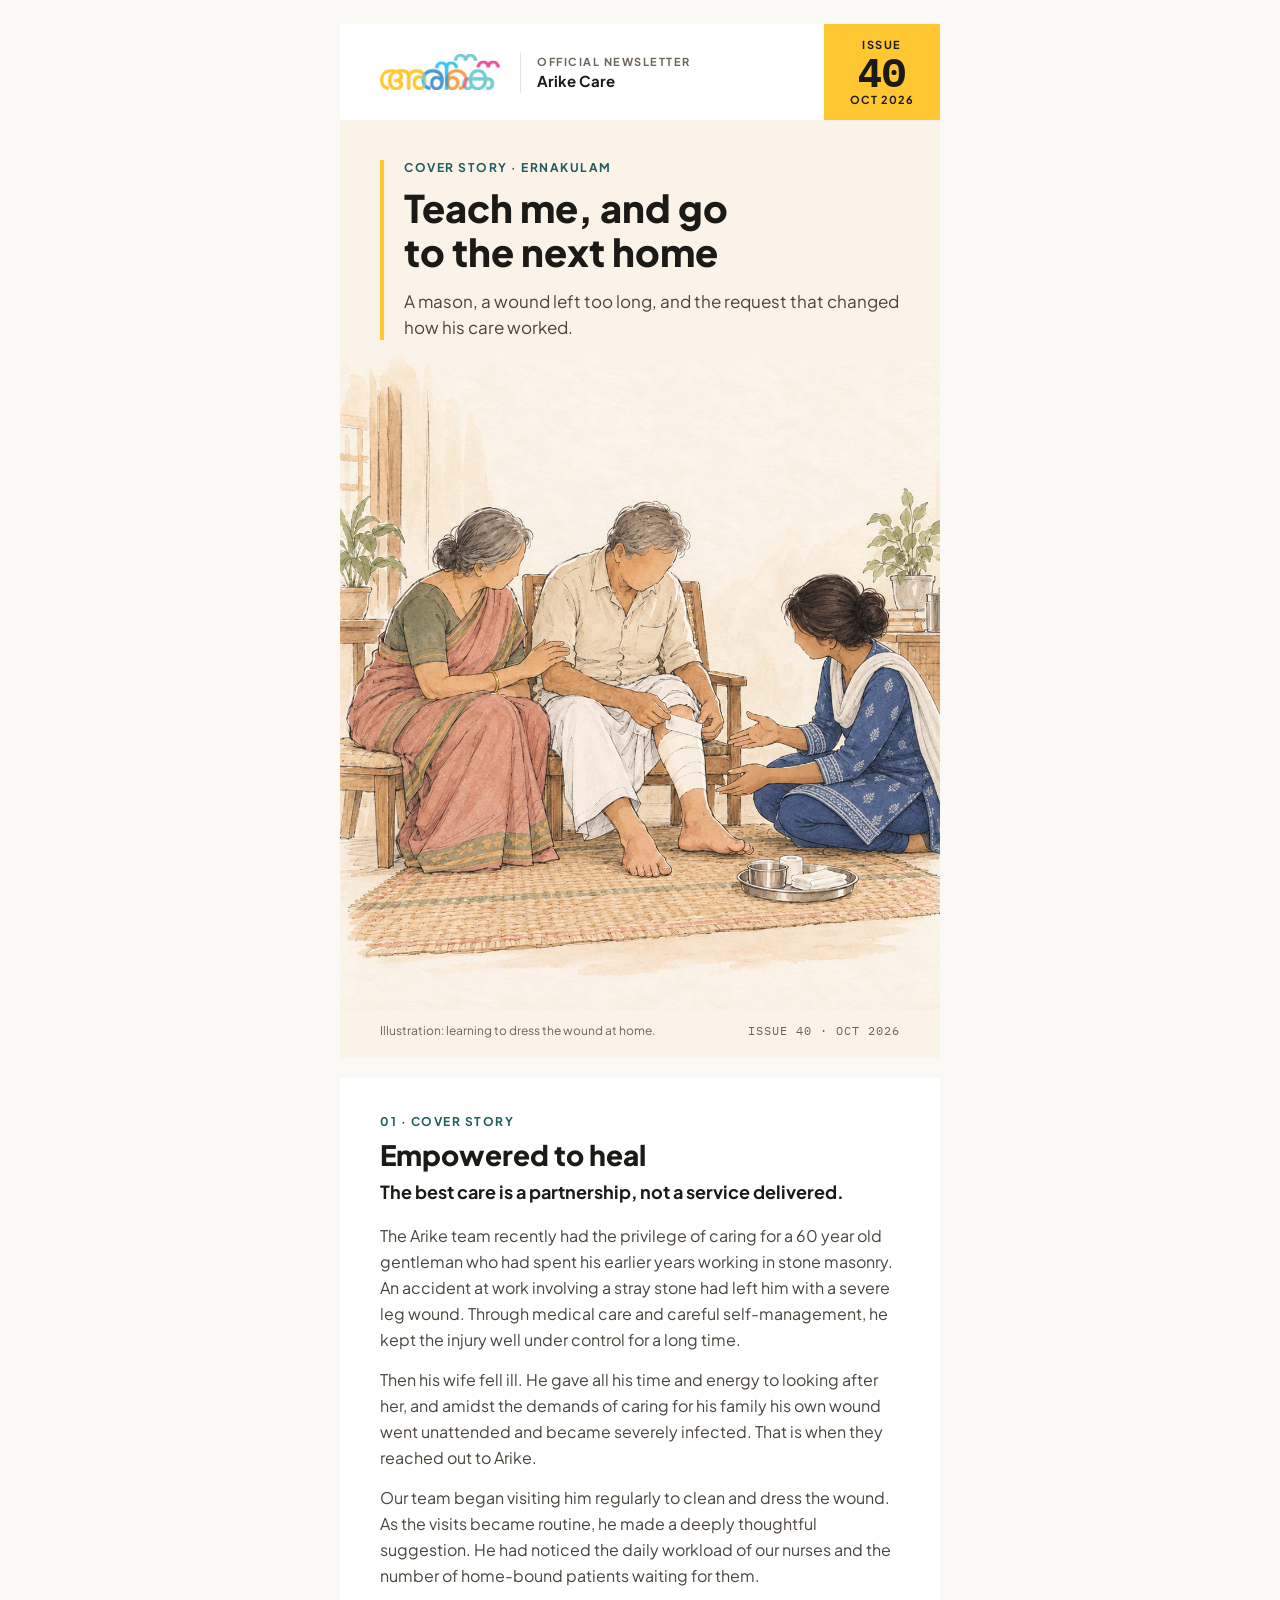
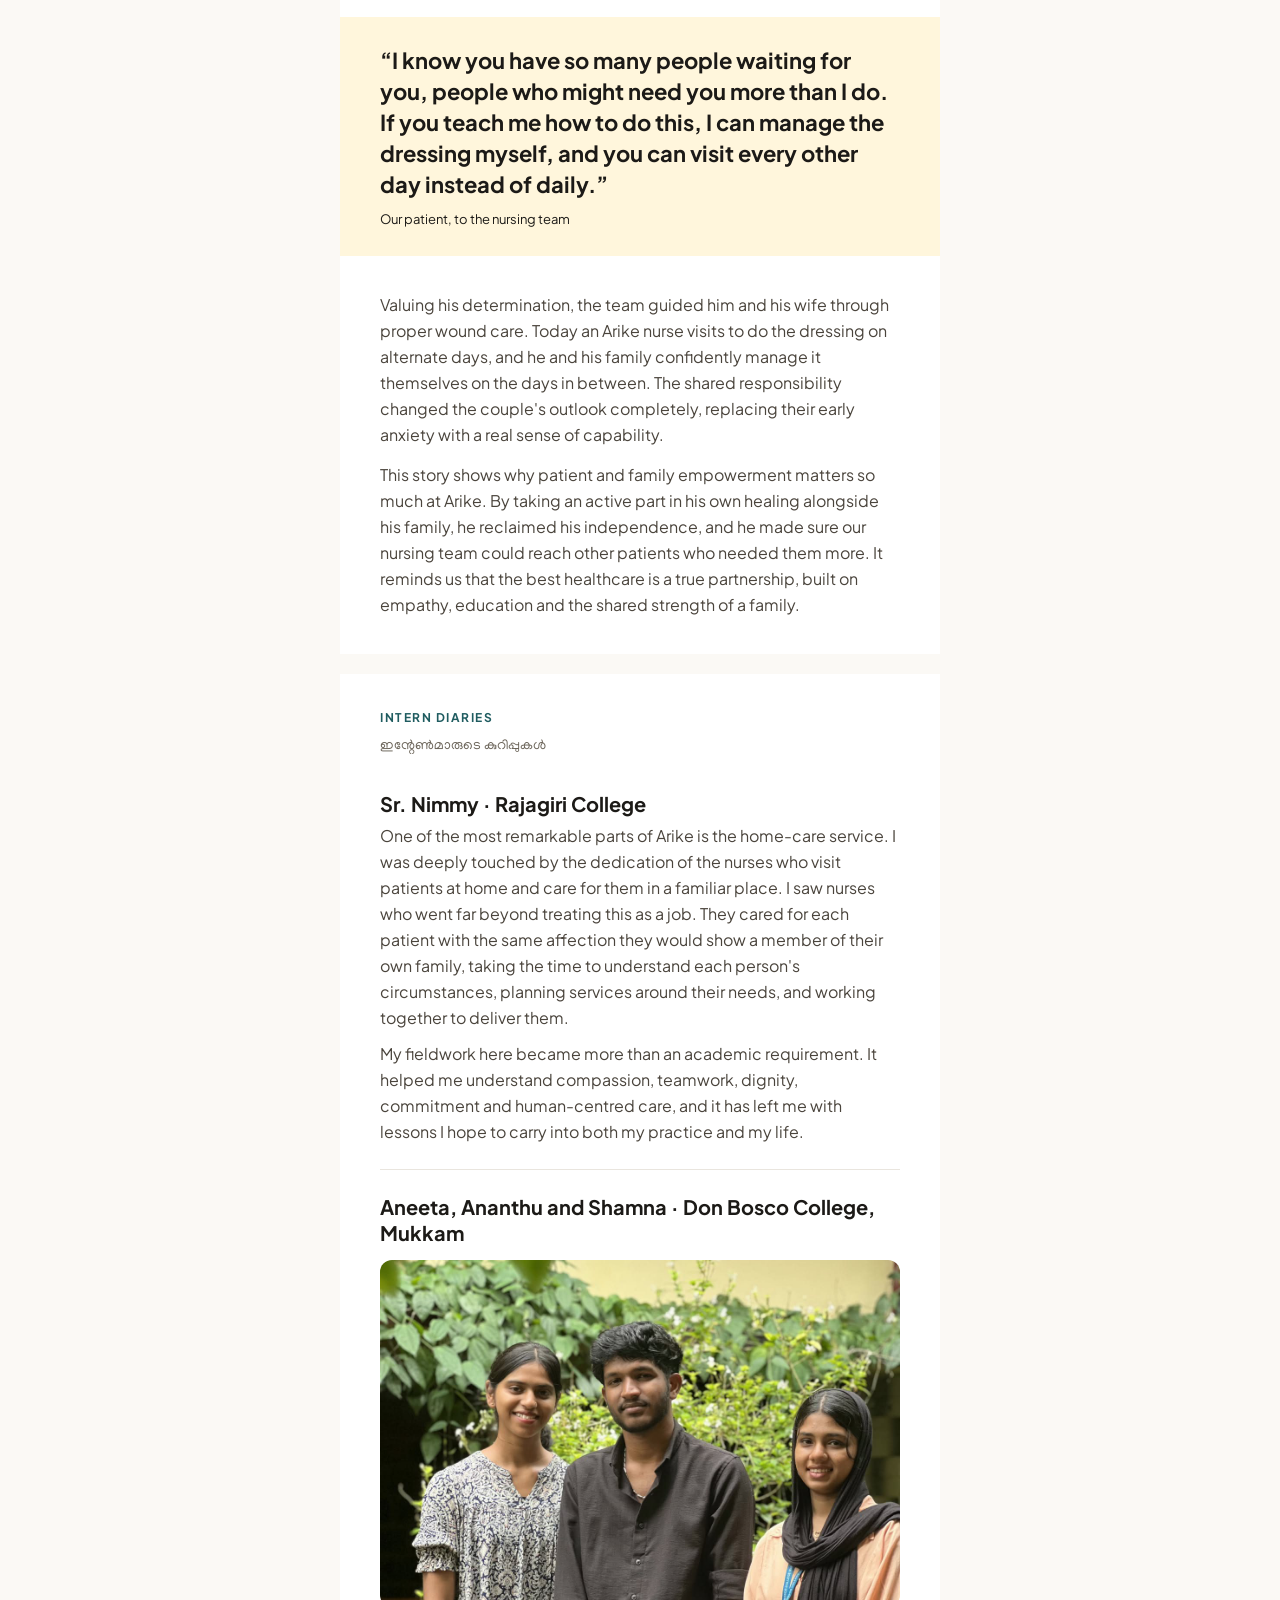
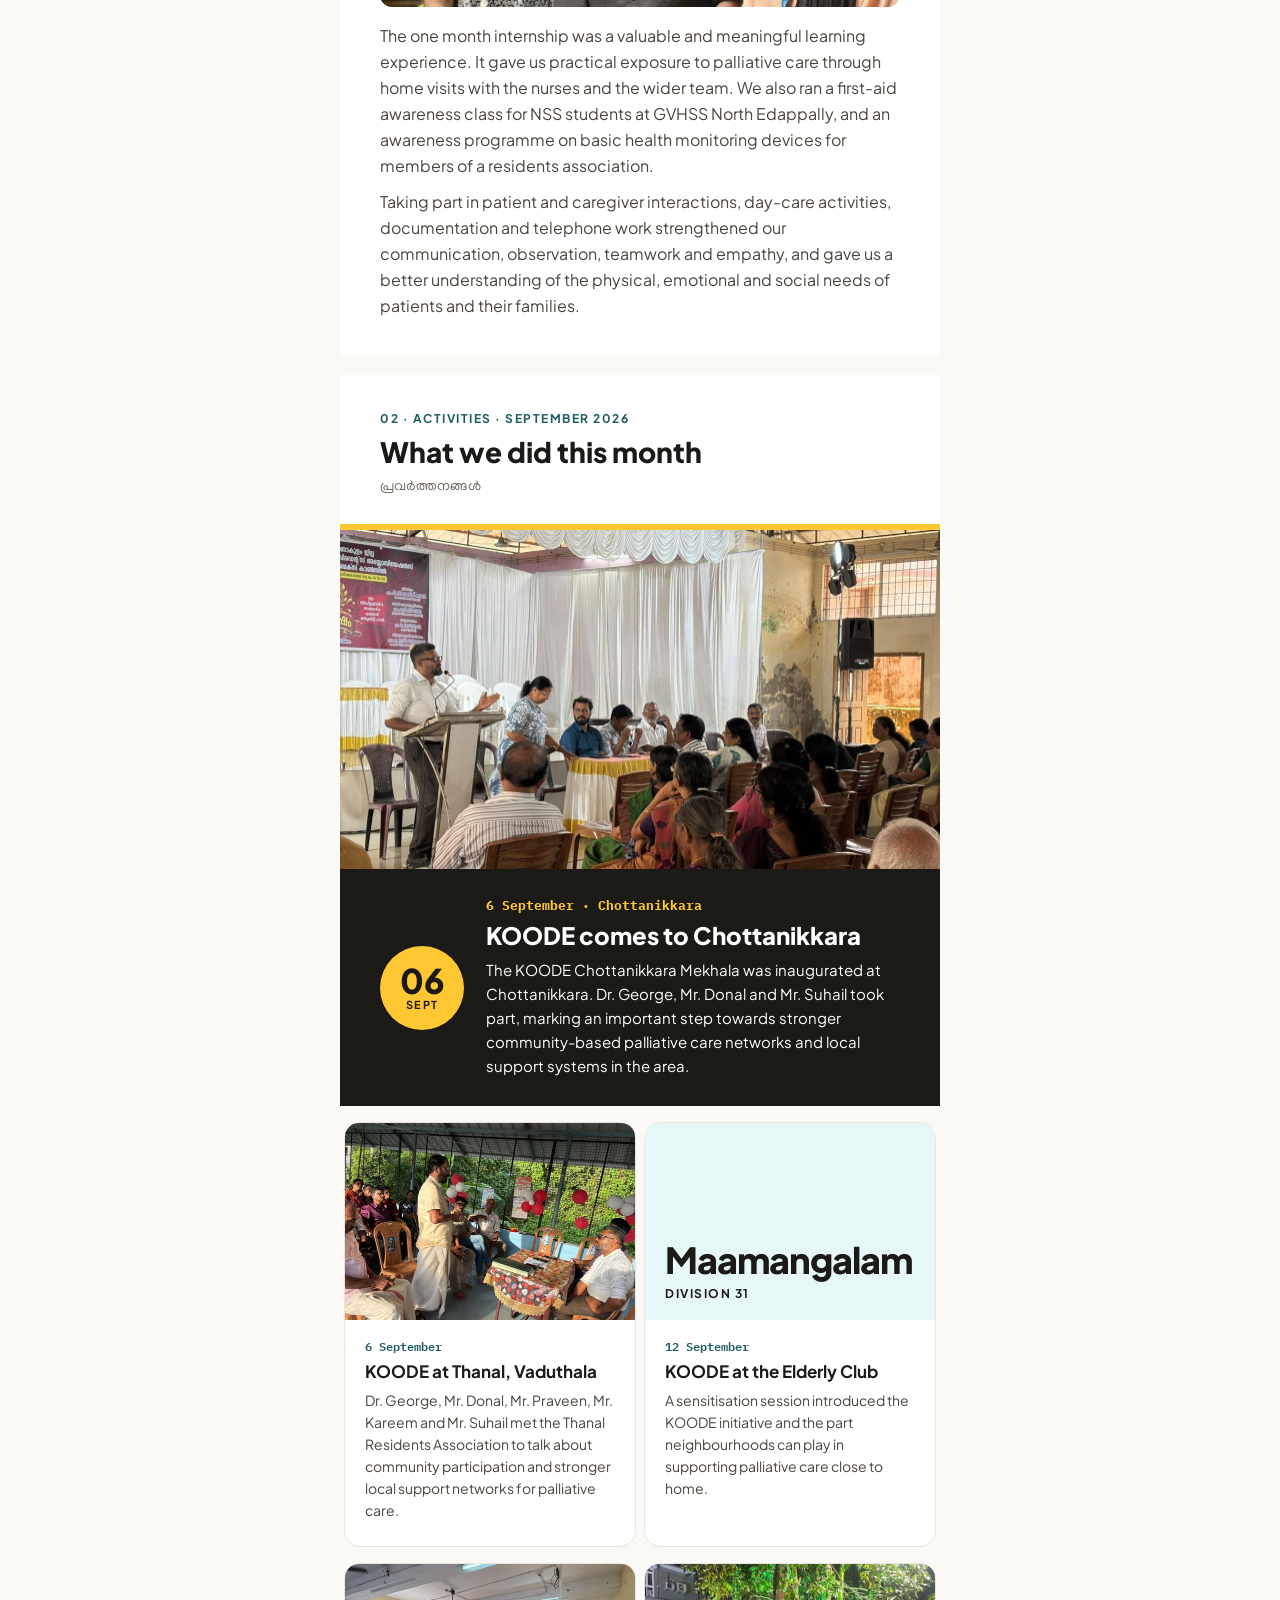
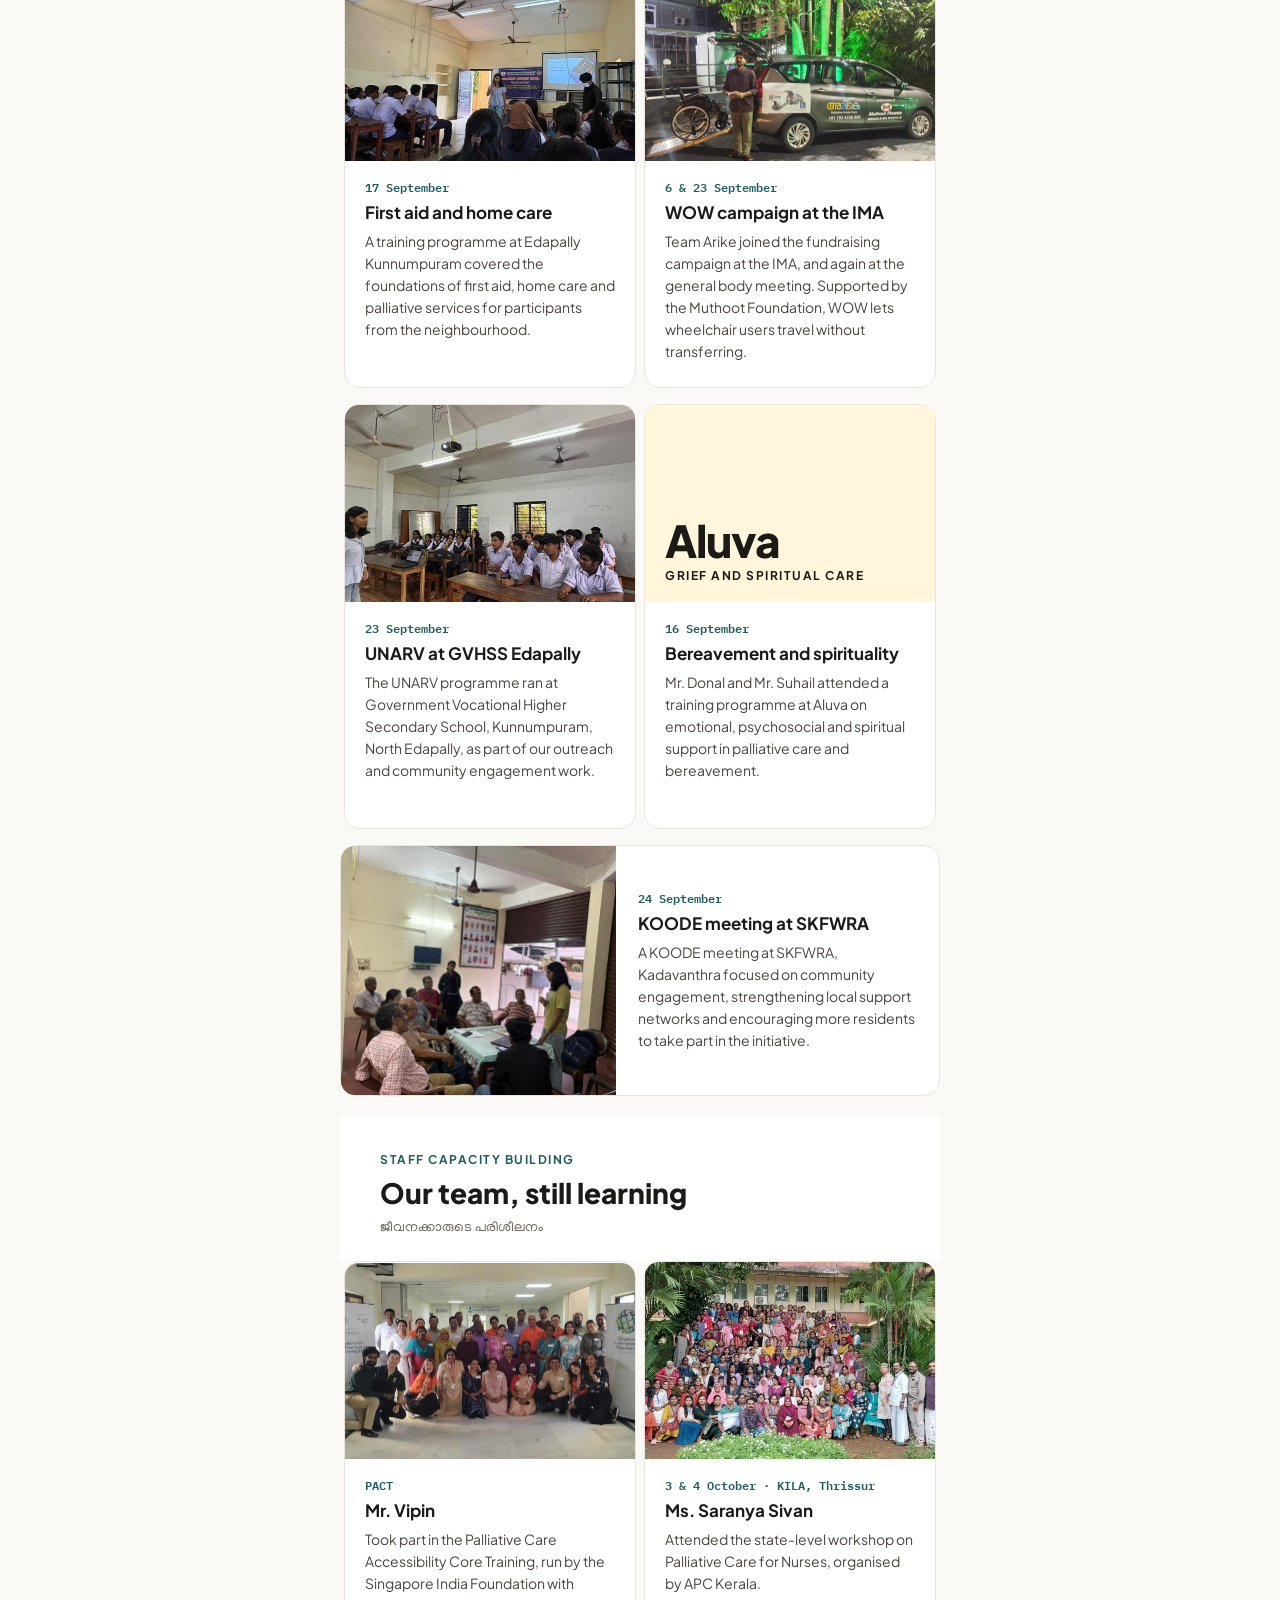
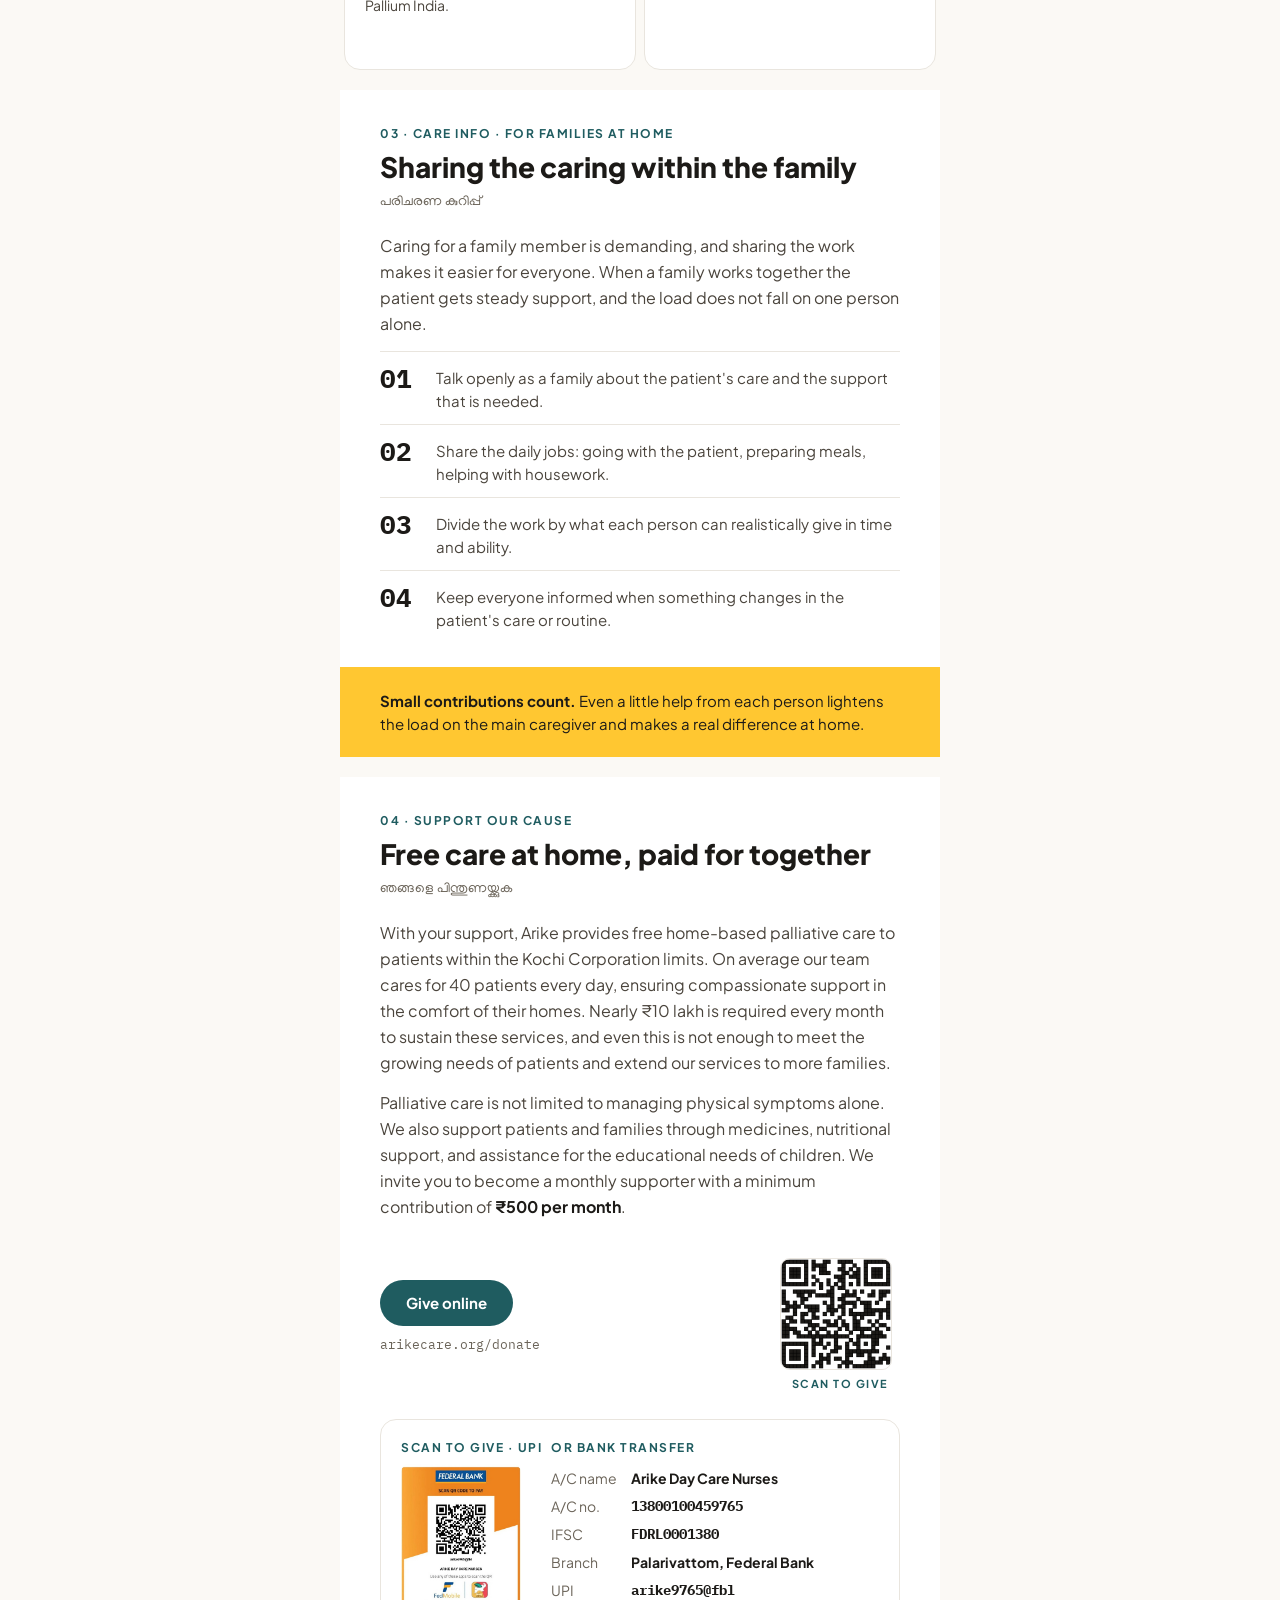
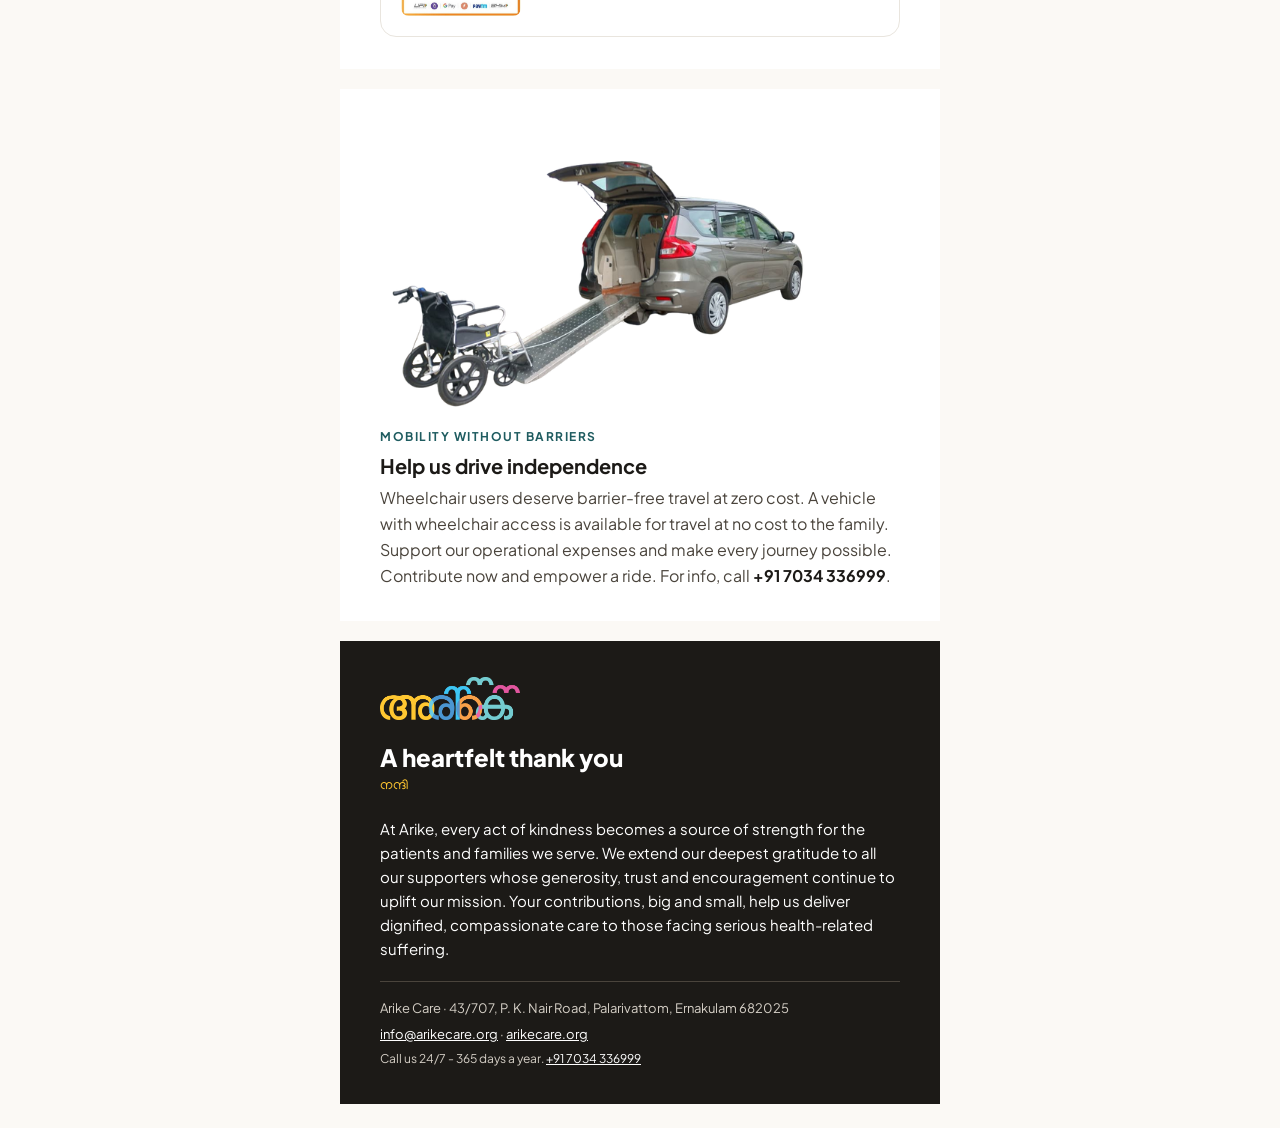
<file: public/newsletters/2026/10/2026-10-arikecare-newsletter.html>
<!DOCTYPE html>
<html lang="en" xmlns="http://www.w3.org/1999/xhtml">
<head>
<meta charset="utf-8">
<meta name="viewport" content="width=device-width, initial-scale=1">
<meta name="x-apple-disable-message-reformatting">
<meta name="color-scheme" content="light dark">
<meta name="supported-color-schemes" content="light dark">
<title>Arike newsletter · Issue 40 · October 2026</title>
<link rel="preconnect" href="https://fonts.googleapis.com">
<link href="https://fonts.googleapis.com/css2?family=Plus+Jakarta+Sans:wght@400;600;700;800&amp;family=IBM+Plex+Mono:wght@500;600&amp;family=Manjari:wght@400;700&amp;display=swap" rel="stylesheet">
<!--[if mso]><style>table,td,p,h1,h2,h3{font-family:Arial,Helvetica,sans-serif !important;}</style><![endif]-->
<style>
  @media (max-width:620px){ .px{padding-left:22px !important;padding-right:22px !important;} .stack{display:block !important;width:100% !important;box-sizing:border-box !important;} .stack-pad{padding:0 0 18px 0 !important;} .col{max-width:100% !important;padding:0 0 16px !important;} .auto-h{height:auto !important;} .place-h{height:auto !important;padding-top:44px !important;} .img-top{border-radius:14px 14px 0 0 !important;} .hide-sm{display:none !important;} .qr-cell, .qr-cell p{text-align:left !important;} .qr-cell{padding-top:20px !important;} .hero-tx{padding-top:28px !important;} .hero-h1{font-size:30px !important;line-height:36px !important;} }
  @media (max-width:480px){ .mast-tag{display:none !important;} }
  /* Dark mode (Apple Mail, iOS Mail, browsers). Inline colours are matched by value; the cover stays a light
     printed page because its watercolour is on paper, and text on yellow keeps its ink. */
  :root{ color-scheme:light dark; supported-color-schemes:light dark; }
  @media (prefers-color-scheme: dark){
    body, [bgcolor="#FBF9F5"], [style*="background:#FBF9F5"]{ background:#141311 !important; }
    [bgcolor="#FFFFFF"], [style*="background:#FFFFFF"]{ background:#211F1B !important; }
    [bgcolor="#FFF6DC"], [style*="background:#FFF6DC"]{ background:#33291A !important; }
    [bgcolor="#E6F7F8"], [style*="background:#E6F7F8"]{ background:#17302F !important; }
    [style*="color:#1C1A17"]{ color:#F4F1EB !important; }
    [style*="color:#4A443C"]{ color:#D6D0C7 !important; }
    [style*="color:#6B6459"]{ color:#A9A196 !important; }
    [style*="color:#1F5C60"]{ color:#7CC8CC !important; }
    [style*="#E9E5DE"]{ border-color:#38342D !important; }
    .hero [style*="color:#1C1A17"], [bgcolor="#FFC731"] [style*="color:#1C1A17"], [bgcolor="#FFC731"][style*="color:#1C1A17"]{ color:#1C1A17 !important; }
    .hero [style*="color:#4A443C"]{ color:#4A443C !important; }
    .hero [style*="color:#6B6459"]{ color:#6B6459 !important; }
    .hero [style*="color:#1F5C60"]{ color:#1F5C60 !important; }
  }
  @media print{
    @page{ size:A4; margin:8mm 0 10mm; }
    body{ background:#FFFFFF !important; }
    .hero{ -webkit-print-color-adjust:exact; print-color-adjust:exact; break-inside:avoid; page-break-inside:avoid; }
    /* Trim the faded paper off the top of the scene so the whole cover fits under the masthead on page 1 */
    .hero-img{ height:580px !important; object-fit:cover; object-position:center bottom; }
    table[style*="max-width:600px"]{ zoom:1; }
    img, p, table[style*="border-radius:16px"], td[bgcolor="#1C1A17"], td[bgcolor="#FFC731"], td[bgcolor="#FFF6DC"], td[bgcolor="#E6F7F8"]{ break-inside:avoid; page-break-inside:avoid; }
    td[height="20"]{ height:14px !important; line-height:14px !important; }
    td[style*="padding:36px 40px 24px"]{ break-inside:avoid; page-break-inside:avoid; break-after:avoid; page-break-after:avoid; }
    td[style*="padding:36px 40px 20px"]{ break-inside:avoid; page-break-inside:avoid; break-after:avoid; page-break-after:avoid; }
    td:has(> img + p){ break-inside:avoid; page-break-inside:avoid; }
    h1, h2, h3, p:has(+ h2), p:has(+ h3){ break-after:avoid; page-break-after:avoid; break-inside:avoid; page-break-inside:avoid; }
  }
</style>
</head>
<body style="margin:0;padding:0;background:#FBF9F5;">
<span style="display:none !important;visibility:hidden;opacity:0;color:transparent;height:0;width:0;overflow:hidden;mso-hide:all;">A mason who asked to be taught, KOODE across four neighbourhoods, notes from our interns, and how a family can share the caring.</span>
<table role="presentation" width="100%" cellpadding="0" cellspacing="0" border="0" bgcolor="#FBF9F5" style="background:#FBF9F5;">
<tr><td align="center" style="padding:24px 12px;">
<!--[if mso]><table role="presentation" width="600" cellpadding="0" cellspacing="0" border="0"><tr><td><![endif]-->
<table role="presentation" width="100%" cellpadding="0" cellspacing="0" border="0" style="max-width:600px;width:100%;">

<tr><td bgcolor="#FFFFFF" style="background:#FFFFFF;">
  <table role="presentation" width="100%" cellpadding="0" cellspacing="0" border="0"><tr>
    <td class="px" style="padding:22px 20px 22px 40px;" valign="middle">
      <!-- Logo and label wrap instead of widening the email on phones that ignore <style> -->
      <!--[if mso]><table role="presentation" cellpadding="0" cellspacing="0" border="0"><tr><td valign="middle" style="padding-right:16px;"><![endif]-->
      <div style="display:inline-block;vertical-align:middle;padding:4px 16px 4px 0;"><img src="assets/logo-arike.png" width="120" alt="Arike" style="display:block;width:120px;height:auto;border:0;"></div>
      <!--[if mso]></td><td valign="middle"><![endif]-->
      <div class="mast-tag" style="display:inline-block;vertical-align:middle;border-left:1px solid #E9E5DE;padding:2px 0 2px 16px;"><p style="margin:0;font-family:'Plus Jakarta Sans', Arial, Helvetica, sans-serif;font-size:11px;line-height:15px;letter-spacing:1.5px;text-transform:uppercase;font-weight:bold;color:#6B6459;">Official newsletter</p><p style="margin:2px 0 0;font-family:'Plus Jakarta Sans', Arial, Helvetica, sans-serif;font-size:15px;line-height:20px;font-weight:bold;color:#1C1A17;">Arike Care</p></div>
      <!--[if mso]></td></tr></table><![endif]-->
    </td>
    <td width="100" bgcolor="#FFC731" align="center" valign="middle" style="background:#FFC731;padding:14px 8px;">
      <p style="margin:0;font-family:'Plus Jakarta Sans', Arial, Helvetica, sans-serif;font-size:11px;letter-spacing:1.5px;text-transform:uppercase;font-weight:bold;color:#1C1A17;">Issue</p>
      <p style="margin:0;font-family:'IBM Plex Mono', 'Courier New', monospace;font-size:40px;line-height:42px;font-weight:bold;color:#1C1A17;">40</p>
      <p style="margin:0;font-family:'Plus Jakarta Sans', Arial, Helvetica, sans-serif;font-size:11px;letter-spacing:1px;text-transform:uppercase;font-weight:bold;color:#1C1A17;">Oct 2026</p>
    </td>
  </tr></table>
</td></tr>

<tr><td class="hero" bgcolor="#FBF3E8" style="background:#FBF3E8;">
  <table role="presentation" width="100%" cellpadding="0" cellspacing="0" border="0">
    <tr><td class="px hero-tx" style="padding:40px 40px 4px;">
      <table role="presentation" width="100%" cellpadding="0" cellspacing="0" border="0"><tr>
        <td width="4" bgcolor="#FFC731" style="width:4px;background:#FFC731;font-size:0;line-height:0;">&nbsp;</td>
        <td style="padding-left:20px;">
          <p style="margin:0 0 10px;font-family:'Plus Jakarta Sans', Arial, Helvetica, sans-serif;font-size:12px;line-height:16px;letter-spacing:1.5px;text-transform:uppercase;font-weight:bold;color:#1F5C60;">Cover story · Ernakulam</p>
          <h1 class="hero-h1" style="margin:0 0 14px;font-family:'Plus Jakarta Sans', Arial, Helvetica, sans-serif;font-size:38px;line-height:44px;mso-line-height-rule:exactly;font-weight:800;color:#1C1A17;">Teach me, and go<br>to the next home</h1>
          <p style="margin:0;font-family:'Plus Jakarta Sans', Arial, Helvetica, sans-serif;font-size:17px;line-height:26px;color:#4A443C;">A mason, a wound left too long, and the request that changed how his care worked.</p>
        </td>
      </tr></table>
    </td></tr>
    <tr><td style="padding:0;"><img class="hero-img" src="assets/news/hero-scene.jpg" width="600" alt="Watercolour sketch of an Arike nurse showing a man how to dress his leg wound at home while his wife sits beside him" style="display:block;width:100%;max-width:600px;height:auto;border:0;"></td></tr>
    <tr><td class="px" style="padding:0 40px 18px;">
      <table role="presentation" width="100%" cellpadding="0" cellspacing="0" border="0"><tr>
        <td style="padding-top:12px;font-family:'Plus Jakarta Sans', Arial, Helvetica, sans-serif;font-size:12px;line-height:18px;color:#6B6459;">Illustration: learning to dress the wound at home.</td>
        <td class="hide-sm" align="right" style="padding-top:12px;font-family:'IBM Plex Mono', 'Courier New', monospace;font-size:12px;line-height:18px;letter-spacing:1px;color:#6B6459;white-space:nowrap;">ISSUE 40 · OCT 2026</td>
      </tr></table>
    </td></tr>
  </table>
</td></tr>
<tr><td height="20" style="height:20px;line-height:20px;font-size:0;background:#FBF9F5;">&nbsp;</td></tr>

<tr><td bgcolor="#FFFFFF" style="background:#FFFFFF;padding:36px 40px 28px;"><p style="margin:0 0 8px;font-family:'Plus Jakarta Sans', Arial, Helvetica, sans-serif;font-size:12px;line-height:16px;letter-spacing:1.5px;text-transform:uppercase;font-weight:bold;color:#1F5C60;">01 · Cover story</p><h2 style="margin:0 0 6px;font-family:'Plus Jakarta Sans', Arial, Helvetica, sans-serif;font-size:28px;line-height:34px;mso-line-height-rule:exactly;font-weight:800;color:#1C1A17;">Empowered to heal</h2><p style="margin:0 0 18px;font-family:'Plus Jakarta Sans', Arial, Helvetica, sans-serif;font-size:18px;line-height:27px;color:#1C1A17;font-weight:bold;">The best care is a partnership, not a service delivered.</p>
<p style="margin:0 0 14px;font-family:'Plus Jakarta Sans', Arial, Helvetica, sans-serif;font-size:16px;line-height:26px;mso-line-height-rule:exactly;color:#4A443C;">The Arike team recently had the privilege of caring for a 60 year old gentleman who had spent his earlier years working in stone masonry. An accident at work involving a stray stone had left him with a severe leg wound. Through medical care and careful self-management, he kept the injury well under control for a long time.</p>
<p style="margin:0 0 14px;font-family:'Plus Jakarta Sans', Arial, Helvetica, sans-serif;font-size:16px;line-height:26px;mso-line-height-rule:exactly;color:#4A443C;">Then his wife fell ill. He gave all his time and energy to looking after her, and amidst the demands of caring for his family his own wound went unattended and became severely infected. That is when they reached out to Arike.</p>
<p style="margin:0;font-family:'Plus Jakarta Sans', Arial, Helvetica, sans-serif;font-size:16px;line-height:26px;mso-line-height-rule:exactly;color:#4A443C;">Our team began visiting him regularly to clean and dress the wound. As the visits became routine, he made a deeply thoughtful suggestion. He had noticed the daily workload of our nurses and the number of home-bound patients waiting for them.</p></td></tr>
<tr><td bgcolor="#FFF6DC" style="background:#FFF6DC;padding:28px 40px;"><p style="margin:0 0 10px;font-family:'Plus Jakarta Sans', Arial, Helvetica, sans-serif;font-size:22px;line-height:31px;font-weight:bold;color:#1C1A17;">&ldquo;I know you have so many people waiting for you, people who might need you more than I do. If you teach me how to do this, I can manage the dressing myself, and you can visit every other day instead of daily.&rdquo;</p><p style="margin:0;font-family:'Plus Jakarta Sans', Arial, Helvetica, sans-serif;font-size:13px;line-height:18px;color:#1C1A17;">Our patient, to the nursing team</p></td></tr>
<tr><td bgcolor="#FFFFFF" style="background:#FFFFFF;padding:36px 40px;"><p style="margin:0 0 14px;font-family:'Plus Jakarta Sans', Arial, Helvetica, sans-serif;font-size:16px;line-height:26px;mso-line-height-rule:exactly;color:#4A443C;">Valuing his determination, the team guided him and his wife through proper wound care. Today an Arike nurse visits to do the dressing on alternate days, and he and his family confidently manage it themselves on the days in between. The shared responsibility changed the couple's outlook completely, replacing their early anxiety with a real sense of capability.</p>
<p style="margin:0;font-family:'Plus Jakarta Sans', Arial, Helvetica, sans-serif;font-size:16px;line-height:26px;mso-line-height-rule:exactly;color:#4A443C;">This story shows why patient and family empowerment matters so much at Arike. By taking an active part in his own healing alongside his family, he reclaimed his independence, and he made sure our nursing team could reach other patients who needed them more. It reminds us that the best healthcare is a true partnership, built on empathy, education and the shared strength of a family.</p></td></tr>
<tr><td height="20" style="height:20px;line-height:20px;font-size:0;background:#FBF9F5;">&nbsp;</td></tr>

<tr><td bgcolor="#FFFFFF" style="background:#FFFFFF;padding:36px 40px 20px;"><p style="margin:0 0 8px;font-family:'Plus Jakarta Sans', Arial, Helvetica, sans-serif;font-size:12px;line-height:16px;letter-spacing:1.5px;text-transform:uppercase;font-weight:bold;color:#1F5C60;">Intern diaries</p><p lang="ml" style="margin:0;font-family:'Manjari', 'Plus Jakarta Sans', Arial, sans-serif;font-size:14px;line-height:25px;color:#6B6459;">ഇന്റേൺമാരുടെ കുറിപ്പുകൾ</p></td></tr>
<tr><td bgcolor="#FFFFFF" style="background:#FFFFFF;padding:12px 40px 36px;"><h3 style="margin:0 0 6px;font-family:'Plus Jakarta Sans', Arial, Helvetica, sans-serif;font-size:20px;line-height:26px;font-weight:bold;color:#1C1A17;">Sr. Nimmy · Rajagiri College</h3><p style="margin:0 0 10px;font-family:'Plus Jakarta Sans', Arial, Helvetica, sans-serif;font-size:16px;line-height:26px;mso-line-height-rule:exactly;color:#4A443C;">One of the most remarkable parts of Arike is the home-care service. I was deeply touched by the dedication of the nurses who visit patients at home and care for them in a familiar place. I saw nurses who went far beyond treating this as a job. They cared for each patient with the same affection they would show a member of their own family, taking the time to understand each person's circumstances, planning services around their needs, and working together to deliver them.</p>
<p style="margin:0 0 24px;font-family:'Plus Jakarta Sans', Arial, Helvetica, sans-serif;font-size:16px;line-height:26px;mso-line-height-rule:exactly;color:#4A443C;">My fieldwork here became more than an academic requirement. It helped me understand compassion, teamwork, dignity, commitment and human-centred care, and it has left me with lessons I hope to carry into both my practice and my life.</p>
  <table role="presentation" width="100%" cellpadding="0" cellspacing="0" border="0" style="border-top:1px solid #E9E5DE;"><tr><td style="padding-top:24px;">
    <h3 style="margin:0 0 14px;font-family:'Plus Jakarta Sans', Arial, Helvetica, sans-serif;font-size:20px;line-height:26px;font-weight:bold;color:#1C1A17;">Aneeta, Ananthu and Shamna · Don Bosco College, Mukkam</h3>
    <img src="assets/news/interns-donbosco.jpg" width="520" alt="Aneeta Binu, Ananthu N P and Shamna K, social work interns from Don Bosco Arts and Science College" style="display:block;width:100%;max-width:520px;height:auto;border:0;border-radius:12px;margin:0 0 16px;">
    <p style="margin:0 0 10px;font-family:'Plus Jakarta Sans', Arial, Helvetica, sans-serif;font-size:16px;line-height:26px;mso-line-height-rule:exactly;color:#4A443C;">The one month internship was a valuable and meaningful learning experience. It gave us practical exposure to palliative care through home visits with the nurses and the wider team. We also ran a first-aid awareness class for NSS students at GVHSS North Edappally, and an awareness programme on basic health monitoring devices for members of a residents association.</p>
    <p style="margin:0;font-family:'Plus Jakarta Sans', Arial, Helvetica, sans-serif;font-size:16px;line-height:26px;mso-line-height-rule:exactly;color:#4A443C;">Taking part in patient and caregiver interactions, day-care activities, documentation and telephone work strengthened our communication, observation, teamwork and empathy, and gave us a better understanding of the physical, emotional and social needs of patients and their families.</p>
  </td></tr></table>
</td></tr>
<tr><td height="20" style="height:20px;line-height:20px;font-size:0;background:#FBF9F5;">&nbsp;</td></tr>

<tr><td bgcolor="#FFFFFF" style="background:#FFFFFF;padding:36px 40px 24px;"><p style="margin:0 0 8px;font-family:'Plus Jakarta Sans', Arial, Helvetica, sans-serif;font-size:12px;line-height:16px;letter-spacing:1.5px;text-transform:uppercase;font-weight:bold;color:#1F5C60;">02 · Activities · September 2026</p><h2 style="margin:0 0 6px;font-family:'Plus Jakarta Sans', Arial, Helvetica, sans-serif;font-size:28px;line-height:34px;mso-line-height-rule:exactly;font-weight:800;color:#1C1A17;">What we did this month</h2><p lang="ml" style="margin:0;font-family:'Manjari', 'Plus Jakarta Sans', Arial, sans-serif;font-size:14px;line-height:25px;color:#6B6459;">പ്രവർത്തനങ്ങൾ</p></td></tr>
<tr><td height="6" bgcolor="#FFC731" style="height:6px;line-height:6px;font-size:0;background:#FFC731;">&nbsp;</td></tr>
<tr><td style="padding:0;"><img src="assets/news/koode-chottanikkara.jpg" width="600" alt="Inaugural function of the KOODE Chottanikkara Mekhala" style="display:block;width:100%;max-width:600px;height:auto;border:0;"></td></tr>
<tr><td bgcolor="#1C1A17" style="background:#1C1A17;padding:28px 40px;">
  <table role="presentation" width="100%" cellpadding="0" cellspacing="0" border="0"><tr>
    <td width="84" valign="middle" class="stack stack-pad" style="padding-right:22px;"><table role="presentation" cellpadding="0" cellspacing="0" border="0"><tr><td width="84" height="84" bgcolor="#FFC731" align="center" valign="middle" style="width:84px;height:84px;background:#FFC731;border-radius:42px;"><p style="margin:0;font-family:'Plus Jakarta Sans', Arial, Helvetica, sans-serif;font-size:34px;line-height:34px;font-weight:800;color:#1C1A17;">06</p><p style="margin:0;font-family:'Plus Jakarta Sans', Arial, Helvetica, sans-serif;font-size:11px;letter-spacing:1.5px;text-transform:uppercase;font-weight:bold;color:#1C1A17;">Sept</p></td></tr></table></td>
    <td valign="middle" class="stack"><p style="margin:0 0 6px;font-family:'IBM Plex Mono', 'Courier New', monospace;font-size:13px;font-weight:bold;color:#FFC731;">6 September · Chottanikkara</p><h3 style="margin:0 0 8px;font-family:'Plus Jakarta Sans', Arial, Helvetica, sans-serif;font-size:24px;line-height:30px;font-weight:800;color:#FFFFFF;">KOODE comes to Chottanikkara</h3><p style="margin:0;font-family:'Plus Jakarta Sans', Arial, Helvetica, sans-serif;font-size:15px;line-height:24px;color:#FFFFFF;">The KOODE Chottanikkara Mekhala was inaugurated at Chottanikkara. Dr. George, Mr. Donal and Mr. Suhail took part, marking an important step towards stronger community-based palliative care networks and local support systems in the area.</p></td>
  </tr></table>
</td></tr>
<tr><td height="16" style="height:16px;line-height:16px;font-size:0;background:#FBF9F5;">&nbsp;</td></tr>
<tr><td style="padding:0;font-size:0;line-height:0;">
<!--[if mso]><table role="presentation" width="100%" cellpadding="0" cellspacing="0" border="0"><tr><td width="50%" valign="top" style="padding:0 8px 16px 0;"><![endif]-->
<div class="col" style="display:inline-block;vertical-align:top;width:100%;max-width:300px;box-sizing:border-box;padding:0 4px 16px;font-size:16px;line-height:normal;"><table role="presentation" width="100%" height="100%" cellpadding="0" cellspacing="0" border="0" bgcolor="#FFFFFF" style="background:#FFFFFF;border:1px solid #E9E5DE;border-radius:16px;height:100%;"><tr><td height="197" style="padding:0;height:197px;"><img src="assets/news/card-koode-thanal.jpg" width="290" height="197" alt="KOODE meeting with the Thanal Residents Association at Vaduthala" style="display:block;width:100%;max-width:100%;height:auto;border:0;border-radius:14px 14px 0 0;"></td></tr><tr><td class="auto-h" valign="top" height="186" style="padding:18px 20px 22px;height:186px;"><p style="margin:0 0 6px;font-family:'IBM Plex Mono', 'Courier New', monospace;font-size:12px;line-height:16px;font-weight:600;color:#1F5C60;">6 September</p><h3 style="margin:0 0 6px;font-family:'Plus Jakarta Sans', Arial, Helvetica, sans-serif;font-size:17px;line-height:23px;font-weight:700;color:#1C1A17;">KOODE at Thanal, Vaduthala</h3><p style="margin:0;font-family:'Plus Jakarta Sans', Arial, Helvetica, sans-serif;font-size:14px;line-height:22px;color:#4A443C;">Dr. George, Mr. Donal, Mr. Praveen, Mr. Kareem and Mr. Suhail met the Thanal Residents Association to talk about community participation and stronger local support networks for palliative care.</p></td></tr></table></div><!--[if mso]></td><td width="50%" valign="top" style="padding:0 0 16px 8px;"><![endif]--><div class="col" style="display:inline-block;vertical-align:top;width:100%;max-width:300px;box-sizing:border-box;padding:0 4px 16px;font-size:16px;line-height:normal;"><table role="presentation" width="100%" height="100%" cellpadding="0" cellspacing="0" border="0" bgcolor="#FFFFFF" style="background:#FFFFFF;border:1px solid #E9E5DE;border-radius:16px;height:100%;"><tr><td height="179" bgcolor="#E6F7F8" align="left" valign="bottom" class="place-h" style="height:179px;background:#E6F7F8;border-radius:14px 14px 0 0;padding:0 20px 18px;"><p style="margin:0;font-family:'Plus Jakarta Sans', Arial, Helvetica, sans-serif;font-size:36px;line-height:40px;font-weight:800;letter-spacing:-1px;color:#1C1A17;">Maamangalam</p><p style="margin:6px 0 0;font-family:'Plus Jakarta Sans', Arial, Helvetica, sans-serif;font-size:12px;line-height:16px;letter-spacing:1.5px;text-transform:uppercase;font-weight:700;color:#1C1A17;">Division 31</p></td></tr><tr><td class="auto-h" valign="top" height="186" style="padding:18px 20px 22px;height:186px;"><p style="margin:0 0 6px;font-family:'IBM Plex Mono', 'Courier New', monospace;font-size:12px;line-height:16px;font-weight:600;color:#1F5C60;">12 September</p><h3 style="margin:0 0 6px;font-family:'Plus Jakarta Sans', Arial, Helvetica, sans-serif;font-size:17px;line-height:23px;font-weight:700;color:#1C1A17;">KOODE at the Elderly Club</h3><p style="margin:0;font-family:'Plus Jakarta Sans', Arial, Helvetica, sans-serif;font-size:14px;line-height:22px;color:#4A443C;">A sensitisation session introduced the KOODE initiative and the part neighbourhoods can play in supporting palliative care close to home.</p></td></tr></table></div>
<!--[if mso]></td></tr></table><![endif]-->
</td></tr>
<tr><td style="padding:0;font-size:0;line-height:0;">
<!--[if mso]><table role="presentation" width="100%" cellpadding="0" cellspacing="0" border="0"><tr><td width="50%" valign="top" style="padding:0 8px 16px 0;"><![endif]-->
<div class="col" style="display:inline-block;vertical-align:top;width:100%;max-width:300px;box-sizing:border-box;padding:0 4px 16px;font-size:16px;line-height:normal;"><table role="presentation" width="100%" height="100%" cellpadding="0" cellspacing="0" border="0" bgcolor="#FFFFFF" style="background:#FFFFFF;border:1px solid #E9E5DE;border-radius:16px;height:100%;"><tr><td height="197" style="padding:0;height:197px;"><img src="assets/news/card-first-aid.jpg" width="290" height="197" alt="Training programme on first aid, home care and palliative services" style="display:block;width:100%;max-width:100%;height:auto;border:0;border-radius:14px 14px 0 0;"></td></tr><tr><td class="auto-h" valign="top" height="186" style="padding:18px 20px 22px;height:186px;"><p style="margin:0 0 6px;font-family:'IBM Plex Mono', 'Courier New', monospace;font-size:12px;line-height:16px;font-weight:600;color:#1F5C60;">17 September</p><h3 style="margin:0 0 6px;font-family:'Plus Jakarta Sans', Arial, Helvetica, sans-serif;font-size:17px;line-height:23px;font-weight:700;color:#1C1A17;">First aid and home care</h3><p style="margin:0;font-family:'Plus Jakarta Sans', Arial, Helvetica, sans-serif;font-size:14px;line-height:22px;color:#4A443C;">A training programme at Edapally Kunnumpuram covered the foundations of first aid, home care and palliative services for participants from the neighbourhood.</p></td></tr></table></div><!--[if mso]></td><td width="50%" valign="top" style="padding:0 0 16px 8px;"><![endif]--><div class="col" style="display:inline-block;vertical-align:top;width:100%;max-width:300px;box-sizing:border-box;padding:0 4px 16px;font-size:16px;line-height:normal;"><table role="presentation" width="100%" height="100%" cellpadding="0" cellspacing="0" border="0" bgcolor="#FFFFFF" style="background:#FFFFFF;border:1px solid #E9E5DE;border-radius:16px;height:100%;"><tr><td height="197" style="padding:0;height:197px;"><img src="assets/news/card-wow-vehicle.jpg" width="290" height="197" alt="The Arike Wheels on Wheels vehicle with its wheelchair ramp lowered" style="display:block;width:100%;max-width:100%;height:auto;border:0;border-radius:14px 14px 0 0;"></td></tr><tr><td class="auto-h" valign="top" height="186" style="padding:18px 20px 22px;height:186px;"><p style="margin:0 0 6px;font-family:'IBM Plex Mono', 'Courier New', monospace;font-size:12px;line-height:16px;font-weight:600;color:#1F5C60;">6 &amp; 23 September</p><h3 style="margin:0 0 6px;font-family:'Plus Jakarta Sans', Arial, Helvetica, sans-serif;font-size:17px;line-height:23px;font-weight:700;color:#1C1A17;">WOW campaign at the IMA</h3><p style="margin:0;font-family:'Plus Jakarta Sans', Arial, Helvetica, sans-serif;font-size:14px;line-height:22px;color:#4A443C;">Team Arike joined the fundraising campaign at the IMA, and again at the general body meeting. Supported by the Muthoot Foundation, WOW lets wheelchair users travel without transferring.</p></td></tr></table></div>
<!--[if mso]></td></tr></table><![endif]-->
</td></tr>
<tr><td style="padding:0;font-size:0;line-height:0;">
<!--[if mso]><table role="presentation" width="100%" cellpadding="0" cellspacing="0" border="0"><tr><td width="50%" valign="top" style="padding:0 8px 16px 0;"><![endif]-->
<div class="col" style="display:inline-block;vertical-align:top;width:100%;max-width:300px;box-sizing:border-box;padding:0 4px 16px;font-size:16px;line-height:normal;"><table role="presentation" width="100%" height="100%" cellpadding="0" cellspacing="0" border="0" bgcolor="#FFFFFF" style="background:#FFFFFF;border:1px solid #E9E5DE;border-radius:16px;height:100%;"><tr><td height="197" style="padding:0;height:197px;"><img src="assets/news/card-unarv.jpg" width="290" height="197" alt="UNARV programme at GVHSS Kunnumpuram, North Edapally" style="display:block;width:100%;max-width:100%;height:auto;border:0;border-radius:14px 14px 0 0;"></td></tr><tr><td class="auto-h" valign="top" height="186" style="padding:18px 20px 22px;height:186px;"><p style="margin:0 0 6px;font-family:'IBM Plex Mono', 'Courier New', monospace;font-size:12px;line-height:16px;font-weight:600;color:#1F5C60;">23 September</p><h3 style="margin:0 0 6px;font-family:'Plus Jakarta Sans', Arial, Helvetica, sans-serif;font-size:17px;line-height:23px;font-weight:700;color:#1C1A17;">UNARV at GVHSS Edapally</h3><p style="margin:0;font-family:'Plus Jakarta Sans', Arial, Helvetica, sans-serif;font-size:14px;line-height:22px;color:#4A443C;">The UNARV programme ran at Government Vocational Higher Secondary School, Kunnumpuram, North Edapally, as part of our outreach and community engagement work.</p></td></tr></table></div><!--[if mso]></td><td width="50%" valign="top" style="padding:0 0 16px 8px;"><![endif]--><div class="col" style="display:inline-block;vertical-align:top;width:100%;max-width:300px;box-sizing:border-box;padding:0 4px 16px;font-size:16px;line-height:normal;"><table role="presentation" width="100%" height="100%" cellpadding="0" cellspacing="0" border="0" bgcolor="#FFFFFF" style="background:#FFFFFF;border:1px solid #E9E5DE;border-radius:16px;height:100%;"><tr><td height="179" bgcolor="#FFF6DC" align="left" valign="bottom" class="place-h" style="height:179px;background:#FFF6DC;border-radius:14px 14px 0 0;padding:0 20px 18px;"><p style="margin:0;font-family:'Plus Jakarta Sans', Arial, Helvetica, sans-serif;font-size:44px;line-height:44px;font-weight:800;letter-spacing:-1px;color:#1C1A17;">Aluva</p><p style="margin:6px 0 0;font-family:'Plus Jakarta Sans', Arial, Helvetica, sans-serif;font-size:12px;line-height:16px;letter-spacing:1.5px;text-transform:uppercase;font-weight:700;color:#1C1A17;">Grief and spiritual care</p></td></tr><tr><td class="auto-h" valign="top" height="186" style="padding:18px 20px 22px;height:186px;"><p style="margin:0 0 6px;font-family:'IBM Plex Mono', 'Courier New', monospace;font-size:12px;line-height:16px;font-weight:600;color:#1F5C60;">16 September</p><h3 style="margin:0 0 6px;font-family:'Plus Jakarta Sans', Arial, Helvetica, sans-serif;font-size:17px;line-height:23px;font-weight:700;color:#1C1A17;">Bereavement and spirituality</h3><p style="margin:0;font-family:'Plus Jakarta Sans', Arial, Helvetica, sans-serif;font-size:14px;line-height:22px;color:#4A443C;">Mr. Donal and Mr. Suhail attended a training programme at Aluva on emotional, psychosocial and spiritual support in palliative care and bereavement.</p></td></tr></table></div>
<!--[if mso]></td></tr></table><![endif]-->
</td></tr>
<tr><td style="padding:0;">
<table role="presentation" width="100%" cellpadding="0" cellspacing="0" border="0" bgcolor="#FFFFFF" style="background:#FFFFFF;border:1px solid #E9E5DE;border-radius:16px;"><tr>
<td class="stack" width="46%" valign="top" style="width:46%;padding:0;"><img class="img-top" src="assets/news/card-koode-skfwra.jpg" width="276" alt="KOODE meeting at SKFWRA, Kadavanthra" style="display:block;width:100%;max-width:100%;height:auto;border:0;border-radius:14px 0 0 14px;"></td>
<td class="stack" valign="middle" style="padding:18px 22px;"><p style="margin:0 0 6px;font-family:'IBM Plex Mono', 'Courier New', monospace;font-size:12px;line-height:16px;font-weight:600;color:#1F5C60;">24 September</p><h3 style="margin:0 0 6px;font-family:'Plus Jakarta Sans', Arial, Helvetica, sans-serif;font-size:17px;line-height:23px;font-weight:700;color:#1C1A17;">KOODE meeting at SKFWRA</h3><p style="margin:0;font-family:'Plus Jakarta Sans', Arial, Helvetica, sans-serif;font-size:14px;line-height:22px;color:#4A443C;">A KOODE meeting at SKFWRA, Kadavanthra focused on community engagement, strengthening local support networks and encouraging more residents to take part in the initiative.</p></td>
</tr></table>
</td></tr>
<tr><td height="20" style="height:20px;line-height:20px;font-size:0;background:#FBF9F5;">&nbsp;</td></tr>

<tr><td bgcolor="#FFFFFF" style="background:#FFFFFF;padding:36px 40px 20px;"><p style="margin:0 0 8px;font-family:'Plus Jakarta Sans', Arial, Helvetica, sans-serif;font-size:12px;line-height:16px;letter-spacing:1.5px;text-transform:uppercase;font-weight:bold;color:#1F5C60;">Staff capacity building</p><h2 style="margin:0 0 6px;font-family:'Plus Jakarta Sans', Arial, Helvetica, sans-serif;font-size:28px;line-height:34px;mso-line-height-rule:exactly;font-weight:800;color:#1C1A17;">Our team, still learning</h2><p lang="ml" style="margin:0;font-family:'Manjari', 'Plus Jakarta Sans', Arial, sans-serif;font-size:14px;line-height:25px;color:#6B6459;">ജീവനക്കാരുടെ പരിശീലനം</p></td></tr>
<tr><td style="padding:0;font-size:0;line-height:0;">
<!--[if mso]><table role="presentation" width="100%" cellpadding="0" cellspacing="0" border="0"><tr><td width="50%" valign="top" style="padding:0 8px 16px 0;"><![endif]-->
<div class="col" style="display:inline-block;vertical-align:top;width:100%;max-width:300px;box-sizing:border-box;padding:0 4px 16px;font-size:16px;line-height:normal;"><table role="presentation" width="100%" height="100%" cellpadding="0" cellspacing="0" border="0" bgcolor="#FFFFFF" style="background:#FFFFFF;border:1px solid #E9E5DE;border-radius:16px;height:100%;"><tr><td height="197" style="padding:0;height:197px;"><img src="assets/news/card-pact.jpg" width="290" height="197" alt="Participants at the Palliative Care Accessibility Core Training" style="display:block;width:100%;max-width:100%;height:auto;border:0;border-radius:14px 14px 0 0;"></td></tr><tr><td class="auto-h" valign="top" height="170" style="padding:18px 20px 22px;height:170px;"><p style="margin:0 0 6px;font-family:'IBM Plex Mono', 'Courier New', monospace;font-size:12px;line-height:16px;font-weight:600;color:#1F5C60;">PACT</p><h3 style="margin:0 0 6px;font-family:'Plus Jakarta Sans', Arial, Helvetica, sans-serif;font-size:17px;line-height:23px;font-weight:700;color:#1C1A17;">Mr. Vipin</h3><p style="margin:0;font-family:'Plus Jakarta Sans', Arial, Helvetica, sans-serif;font-size:14px;line-height:22px;color:#4A443C;">Took part in the Palliative Care Accessibility Core Training, run by the Singapore India Foundation with Pallium India.</p></td></tr></table></div><!--[if mso]></td><td width="50%" valign="top" style="padding:0 0 16px 8px;"><![endif]--><div class="col" style="display:inline-block;vertical-align:top;width:100%;max-width:300px;box-sizing:border-box;padding:0 4px 16px;font-size:16px;line-height:normal;"><table role="presentation" width="100%" height="100%" cellpadding="0" cellspacing="0" border="0" bgcolor="#FFFFFF" style="background:#FFFFFF;border:1px solid #E9E5DE;border-radius:16px;height:100%;"><tr><td height="197" style="padding:0;height:197px;"><img src="assets/news/card-nurses-workshop.jpg" width="290" height="197" alt="Participants at the state-level palliative care workshop for nurses at KILA, Thrissur" style="display:block;width:100%;max-width:100%;height:auto;border:0;border-radius:14px 14px 0 0;"></td></tr><tr><td class="auto-h" valign="top" height="170" style="padding:18px 20px 22px;height:170px;"><p style="margin:0 0 6px;font-family:'IBM Plex Mono', 'Courier New', monospace;font-size:12px;line-height:16px;font-weight:600;color:#1F5C60;">3 &amp; 4 October · KILA, Thrissur</p><h3 style="margin:0 0 6px;font-family:'Plus Jakarta Sans', Arial, Helvetica, sans-serif;font-size:17px;line-height:23px;font-weight:700;color:#1C1A17;">Ms. Saranya Sivan</h3><p style="margin:0;font-family:'Plus Jakarta Sans', Arial, Helvetica, sans-serif;font-size:14px;line-height:22px;color:#4A443C;">Attended the state-level workshop on Palliative Care for Nurses, organised by APC Kerala.</p></td></tr></table></div>
<!--[if mso]></td></tr></table><![endif]-->
</td></tr>
<tr><td height="4" style="height:4px;line-height:4px;font-size:0;background:#FBF9F5;">&nbsp;</td></tr>

<tr><td bgcolor="#FFFFFF" style="background:#FFFFFF;padding:36px 40px 24px;"><p style="margin:0 0 8px;font-family:'Plus Jakarta Sans', Arial, Helvetica, sans-serif;font-size:12px;line-height:16px;letter-spacing:1.5px;text-transform:uppercase;font-weight:bold;color:#1F5C60;">03 · Care info · for families at home</p><h2 style="margin:0 0 6px;font-family:'Plus Jakarta Sans', Arial, Helvetica, sans-serif;font-size:28px;line-height:34px;mso-line-height-rule:exactly;font-weight:800;color:#1C1A17;">Sharing the caring within the family</h2><p lang="ml" style="margin:0 0 18px;font-family:'Manjari', 'Plus Jakarta Sans', Arial, sans-serif;font-size:14px;line-height:25px;color:#6B6459;">പരിചരണ കുറിപ്പ്</p><p style="margin:0 0 14px;font-family:'Plus Jakarta Sans', Arial, Helvetica, sans-serif;font-size:16px;line-height:26px;mso-line-height-rule:exactly;color:#4A443C;">Caring for a family member is demanding, and sharing the work makes it easier for everyone. When a family works together the patient gets steady support, and the load does not fall on one person alone.</p><table role="presentation" width="100%" cellpadding="0" cellspacing="0" border="0"><tr><td width="56" valign="top" style="padding:12px 0;border-top:1px solid #E9E5DE;font-family:'IBM Plex Mono', 'Courier New', monospace;font-size:26px;line-height:28px;font-weight:bold;color:#1C1A17;">01</td><td valign="top" style="padding:14px 0 12px;border-top:1px solid #E9E5DE;font-family:'Plus Jakarta Sans', Arial, Helvetica, sans-serif;font-size:15px;line-height:23px;color:#4A443C;">Talk openly as a family about the patient's care and the support that is needed.</td></tr><tr><td width="56" valign="top" style="padding:12px 0;border-top:1px solid #E9E5DE;font-family:'IBM Plex Mono', 'Courier New', monospace;font-size:26px;line-height:28px;font-weight:bold;color:#1C1A17;">02</td><td valign="top" style="padding:14px 0 12px;border-top:1px solid #E9E5DE;font-family:'Plus Jakarta Sans', Arial, Helvetica, sans-serif;font-size:15px;line-height:23px;color:#4A443C;">Share the daily jobs: going with the patient, preparing meals, helping with housework.</td></tr><tr><td width="56" valign="top" style="padding:12px 0;border-top:1px solid #E9E5DE;font-family:'IBM Plex Mono', 'Courier New', monospace;font-size:26px;line-height:28px;font-weight:bold;color:#1C1A17;">03</td><td valign="top" style="padding:14px 0 12px;border-top:1px solid #E9E5DE;font-family:'Plus Jakarta Sans', Arial, Helvetica, sans-serif;font-size:15px;line-height:23px;color:#4A443C;">Divide the work by what each person can realistically give in time and ability.</td></tr><tr><td width="56" valign="top" style="padding:12px 0;border-top:1px solid #E9E5DE;font-family:'IBM Plex Mono', 'Courier New', monospace;font-size:26px;line-height:28px;font-weight:bold;color:#1C1A17;">04</td><td valign="top" style="padding:14px 0 12px;border-top:1px solid #E9E5DE;font-family:'Plus Jakarta Sans', Arial, Helvetica, sans-serif;font-size:15px;line-height:23px;color:#4A443C;">Keep everyone informed when something changes in the patient's care or routine.</td></tr></table></td></tr>
<tr><td bgcolor="#FFC731" style="background:#FFC731;padding:22px 40px;"><p style="margin:0;font-family:'Plus Jakarta Sans', Arial, Helvetica, sans-serif;font-size:15px;line-height:23px;color:#1C1A17;"><strong>Small contributions count.</strong> Even a little help from each person lightens the load on the main caregiver and makes a real difference at home.</p></td></tr>
<tr><td height="20" style="height:20px;line-height:20px;font-size:0;background:#FBF9F5;">&nbsp;</td></tr>

<tr><td bgcolor="#FFFFFF" style="background:#FFFFFF;padding:36px 40px 28px;"><p style="margin:0 0 8px;font-family:'Plus Jakarta Sans', Arial, Helvetica, sans-serif;font-size:12px;line-height:16px;letter-spacing:1.5px;text-transform:uppercase;font-weight:bold;color:#1F5C60;">04 · Support our cause</p><h2 style="margin:0 0 6px;font-family:'Plus Jakarta Sans', Arial, Helvetica, sans-serif;font-size:28px;line-height:34px;mso-line-height-rule:exactly;font-weight:800;color:#1C1A17;">Free care at home, paid for together</h2><p lang="ml" style="margin:0 0 18px;font-family:'Manjari', 'Plus Jakarta Sans', Arial, sans-serif;font-size:14px;line-height:25px;color:#6B6459;">ഞങ്ങളെ പിന്തുണയ്ക്കുക</p>
<p style="margin:0 0 14px;font-family:'Plus Jakarta Sans', Arial, Helvetica, sans-serif;font-size:16px;line-height:26px;mso-line-height-rule:exactly;color:#4A443C;">With your support, Arike provides free home-based palliative care to patients within the Kochi Corporation limits. On average our team cares for 40 patients every day, ensuring compassionate support in the comfort of their homes. Nearly ₹10 lakh is required every month to sustain these services, and even this is not enough to meet the growing needs of patients and extend our services to more families.</p>
<p style="margin:0 0 22px;font-family:'Plus Jakarta Sans', Arial, Helvetica, sans-serif;font-size:16px;line-height:26px;mso-line-height-rule:exactly;color:#4A443C;">Palliative care is not limited to managing physical symptoms alone. We also support patients and families through medicines, nutritional support, and assistance for the educational needs of children. We invite you to become a monthly supporter with a minimum contribution of <strong style="color:#1C1A17;">₹500 per month</strong>.</p>
<table role="presentation" width="100%" cellpadding="0" cellspacing="0" border="0"><tr><td style="font-size:0;line-height:0;">
<!--[if mso]><table role="presentation" width="100%" cellpadding="0" cellspacing="0" border="0"><tr><td valign="middle"><![endif]-->
<div style="display:inline-block;vertical-align:middle;width:100%;max-width:400px;font-size:16px;line-height:normal;"><table role="presentation" cellpadding="0" cellspacing="0" border="0"><tr><td bgcolor="#1F5C60" style="border-radius:999px;background:#1F5C60;"><a href="https://arikecare.org/donate" style="display:block;padding:13px 26px;font-family:'Plus Jakarta Sans', Arial, Helvetica, sans-serif;font-size:15px;font-weight:bold;line-height:20px;color:#FFFFFF;text-decoration:none;border-radius:999px;">Give online</a></td></tr></table>
<p style="margin:10px 0 0;font-family:'IBM Plex Mono', 'Courier New', monospace;font-size:13px;color:#6B6459;"><a href="https://arikecare.org/donate" style="color:#6B6459;text-decoration:none;">arikecare.org/donate</a></p></div><!--[if mso]></td><td width="120" valign="middle"><![endif]--><div class="qr-cell" style="display:inline-block;vertical-align:middle;width:120px;padding-top:16px;font-size:16px;line-height:normal;"><a href="https://arikecare.org/donate" style="text-decoration:none;"><img src="assets/news/donate-link-qr.png" width="110" alt="QR code linking to arikecare.org/donate" style="display:block;width:110px;height:110px;border:1px solid #E9E5DE;border-radius:10px;"></a><p style="margin:6px 0 0;font-family:'Plus Jakarta Sans', Arial, Helvetica, sans-serif;font-size:11px;line-height:15px;letter-spacing:1.5px;text-transform:uppercase;font-weight:bold;color:#1F5C60;text-align:center;">Scan to give</p></div>
<!--[if mso]></td></tr></table><![endif]-->
</td></tr></table></td></tr>
<tr><td bgcolor="#FFFFFF" style="background:#FFFFFF;padding:0 40px 32px;" class="px">
  <table role="presentation" width="100%" cellpadding="0" cellspacing="0" border="0" style="border:1px solid #E9E5DE;border-radius:16px;"><tr>
    <td style="padding:20px 20px 4px;font-size:0;line-height:0;">
<!--[if mso]><table role="presentation" width="100%" cellpadding="0" cellspacing="0" border="0"><tr><td width="150" valign="top"><![endif]-->
<div style="display:inline-block;vertical-align:top;width:150px;padding:0 0 16px;font-size:16px;line-height:normal;"><p style="margin:0 0 8px;font-family:'Plus Jakarta Sans', Arial, Helvetica, sans-serif;font-size:12px;line-height:16px;letter-spacing:1.5px;text-transform:uppercase;font-weight:bold;color:#1F5C60;">Scan to give · UPI</p><img src="assets/news/donate-upi-qr-white.png" width="120" alt="Federal Bank UPI QR code for Arike Day Care Nurses" style="display:block;width:120px;height:auto;border:0;border-radius:8px;"></div><!--[if mso]></td><td valign="top"><![endif]--><div style="display:inline-block;vertical-align:top;width:100%;max-width:300px;padding:0 0 16px;font-size:16px;line-height:normal;"><p style="margin:0 0 8px;font-family:'Plus Jakarta Sans', Arial, Helvetica, sans-serif;font-size:12px;line-height:16px;letter-spacing:1.5px;text-transform:uppercase;font-weight:bold;color:#1F5C60;">Or bank transfer</p><table role="presentation" width="100%" cellpadding="0" cellspacing="0" border="0"><tr><td width="80" style="padding:4px 0;font-family:'Plus Jakarta Sans', Arial, Helvetica, sans-serif;font-size:14px;line-height:20px;color:#6B6459;">A/C name</td><td style="padding:4px 0;font-family:'Plus Jakarta Sans', Arial, Helvetica, sans-serif;font-size:14px;line-height:20px;color:#1C1A17;font-weight:bold;">Arike Day Care Nurses</td></tr><tr><td width="80" style="padding:4px 0;font-family:'Plus Jakarta Sans', Arial, Helvetica, sans-serif;font-size:14px;line-height:20px;color:#6B6459;">A/C no.</td><td style="padding:4px 0;font-family:'IBM Plex Mono', 'Courier New', monospace;font-size:14px;line-height:20px;color:#1C1A17;font-weight:bold;">13800100459765</td></tr><tr><td width="80" style="padding:4px 0;font-family:'Plus Jakarta Sans', Arial, Helvetica, sans-serif;font-size:14px;line-height:20px;color:#6B6459;">IFSC</td><td style="padding:4px 0;font-family:'IBM Plex Mono', 'Courier New', monospace;font-size:14px;line-height:20px;color:#1C1A17;font-weight:bold;">FDRL0001380</td></tr><tr><td width="80" style="padding:4px 0;font-family:'Plus Jakarta Sans', Arial, Helvetica, sans-serif;font-size:14px;line-height:20px;color:#6B6459;">Branch</td><td style="padding:4px 0;font-family:'Plus Jakarta Sans', Arial, Helvetica, sans-serif;font-size:14px;line-height:20px;color:#1C1A17;font-weight:bold;">Palarivattom, Federal Bank</td></tr><tr><td width="80" style="padding:4px 0;font-family:'Plus Jakarta Sans', Arial, Helvetica, sans-serif;font-size:14px;line-height:20px;color:#6B6459;">UPI</td><td style="padding:4px 0;font-family:'IBM Plex Mono', 'Courier New', monospace;font-size:14px;line-height:20px;color:#1C1A17;font-weight:bold;">arike9765@fbl</td></tr></table></div>
<!--[if mso]></td></tr></table><![endif]-->
    </td>
  </tr></table>
</td></tr>
<tr><td height="20" style="height:20px;line-height:20px;font-size:0;background:#FBF9F5;">&nbsp;</td></tr>
<tr><td bgcolor="#FFFFFF" style="background:#FFFFFF;padding:28px 40px 32px;"><img src="assets/news/accessible-vehicle.png" width="520" alt="Arike vehicle with a wheelchair ramp" style="display:block;margin:0 0 20px;width:100%;max-width:100%;height:auto;border:0;"><p style="margin:0 0 8px;font-family:'Plus Jakarta Sans', Arial, Helvetica, sans-serif;font-size:12px;line-height:16px;letter-spacing:1.5px;text-transform:uppercase;font-weight:bold;color:#1F5C60;">Mobility without barriers</p><h3 style="margin:0 0 6px;font-family:'Plus Jakarta Sans', Arial, Helvetica, sans-serif;font-size:20px;line-height:26px;font-weight:bold;color:#1C1A17;">Help us drive independence</h3><p style="margin:0;font-family:'Plus Jakarta Sans', Arial, Helvetica, sans-serif;font-size:16px;line-height:26px;mso-line-height-rule:exactly;color:#4A443C;">Wheelchair users deserve barrier-free travel at zero cost. A vehicle with wheelchair access is available for travel at no cost to the family. Support our operational expenses and make every journey possible. Contribute now and empower a ride. For info, call <a href="tel:+917034336999" style="color:#1C1A17;font-weight:bold;text-decoration:none;">+91 7034 336999</a>.</p></td></tr>
<tr><td height="20" style="height:20px;line-height:20px;font-size:0;background:#FBF9F5;">&nbsp;</td></tr>

<tr><td bgcolor="#1C1A17" style="background:#1C1A17;padding:36px 40px;"><img src="assets/logo-arike.png" width="140" alt="Arike" style="display:block;width:140px;height:auto;border:0;margin:0 0 22px;"><h2 style="margin:0 0 2px;font-family:'Plus Jakarta Sans', Arial, Helvetica, sans-serif;font-size:24px;line-height:30px;font-weight:800;color:#FFFFFF;">A heartfelt thank you</h2><p lang="ml" style="margin:0 0 18px;font-family:'Manjari', 'Plus Jakarta Sans', Arial, sans-serif;font-size:14px;line-height:25px;color:#FFC731;">നന്ദി</p><p style="margin:0 0 20px;font-family:'Plus Jakarta Sans', Arial, Helvetica, sans-serif;font-size:15px;line-height:24px;color:#FFFFFF;">At Arike, every act of kindness becomes a source of strength for the patients and families we serve. We extend our deepest gratitude to all our supporters whose generosity, trust and encouragement continue to uplift our mission. Your contributions, big and small, help us deliver dignified, compassionate care to those facing serious health-related suffering.</p>
<p style="margin:0 0 6px;padding-top:16px;border-top:1px solid #4A443C;font-family:'Plus Jakarta Sans', Arial, Helvetica, sans-serif;font-size:13px;line-height:20px;color:#D6D0C7;">Arike Care · 43/707, P. K. Nair Road, Palarivattom, Ernakulam 682025</p>
<p style="margin:0 0 6px;font-family:'Plus Jakarta Sans', Arial, Helvetica, sans-serif;font-size:13px;line-height:20px;color:#D6D0C7;"><a href="mailto:info@arikecare.org" style="color:#FFFFFF;">info@arikecare.org</a> · <a href="https://arikecare.org" style="color:#FFFFFF;">arikecare.org</a></p>
<p style="margin:0;font-family:'Plus Jakarta Sans', Arial, Helvetica, sans-serif;font-size:12px;line-height:18px;color:#D6D0C7;">Call us 24/7 - 365 days a year. <a href="tel:+917034336999" style="color:#FFFFFF;">+91 7034 336999</a></p></td></tr>

</table>
<!--[if mso]></td></tr></table><![endif]-->
</td></tr>
</table>
</body>
</html>
</file>
<file: public/assets/stand.css>
/* Arike Newsletter Stand
   Theme mirrors arikecare.org (john-d03/arike2026): sand, sage, ochre and charcoal, pill controls, soft card
   shadows. The font stacks are copied as-is; arikecare.org loads no webfonts, so visitors see Georgia for display
   type and the system UI face for text, and this page deliberately does the same. The header and footer are ports of its
   Navbar and Footer. The petal colours are reserved for the logo. */

:root {
  --sand: #F5F0E8;
  --sand-dark: #E8DFD0;
  --sage: #7A9E7E;
  --sage-dark: #5C7D60;
  --ochre: #C8843A;
  --ochre-dark: #A66A28;
  --charcoal: #2D2D2D;
  --charcoal-light: #4A4A4A;

  --range-100: #EEF3EE;
  --range-200: #D5E2D6;
  --range-300: var(--sage);
  --range-400: var(--sage);
  --range-500: var(--sage-dark);

  --ink-900: var(--charcoal);
  --ink-800: #3B3B3B;
  --ink-700: var(--charcoal-light);
  --ink-600: #6E6B67;
  --ink-500: #8A867F;
  --ink-300: #D9CFBF;
  --ink-200: var(--sand-dark);
  --ink-100: #EFE8DC;
  --ink-050: var(--sand);
  --white: #FFFFFF;

  --text-heading: var(--charcoal);
  --text-body: var(--charcoal);
  --text-muted: var(--ink-600);
  --text-subtle: var(--ink-500);
  --text-accent: var(--sage-dark);
  --text-link: var(--sage-dark);
  --text-link-hover: var(--charcoal);

  --surface-page: var(--sand);
  --surface-card: var(--white);
  --surface-sunken: var(--ink-100);
  --surface-accent-soft: var(--range-100);
  --surface-inverse: var(--charcoal);

  --border-subtle: rgba(45, 45, 45, 0.1);
  --border-default: rgba(45, 45, 45, 0.15);

  --action-primary: var(--sage);
  --action-primary-hover: var(--sage-dark);

  --radius-input: 0.75rem;
  --radius-card: 1.5rem;
  --radius-plate: 2rem;
  --radius-pill: 999px;

  --shadow-sm: 0 2px 16px rgba(45, 45, 45, 0.08);
  --shadow-md: 0 2px 16px rgba(45, 45, 45, 0.08);
  --shadow-lg: 0 8px 40px rgba(45, 45, 45, 0.14);
  --shadow-xl: 0 8px 40px rgba(45, 45, 45, 0.14);

  --font: "Inter", system-ui, sans-serif;
  --font-display: "Fraunces", Georgia, serif;
  --ease: cubic-bezier(0.22, 1, 0.36, 1);
  --fast: 150ms;
  --base: 300ms;
  --control: background-color var(--fast) var(--ease), color var(--fast) var(--ease),
    border-color var(--fast) var(--ease), box-shadow var(--fast) var(--ease), transform 90ms var(--ease);
}

*, *::before, *::after { box-sizing: border-box; }
html { scroll-behavior: smooth; }

body {
  margin: 0;
  font-family: var(--font);
  font-size: 16px;
  color: var(--text-body);
  background: var(--surface-page);
  line-height: 1.6;
  -webkit-font-smoothing: antialiased;
  text-rendering: optimizeLegibility;
}
body.viewer-open { overflow: hidden; }

a { color: inherit; }
button { font: inherit; color: inherit; }
img { display: block; max-width: 100%; }
h1, h2, h3 { color: var(--text-heading); font-family: var(--font-display); font-weight: 400; line-height: 1.2; }

:focus-visible { outline: 2px solid var(--ochre); outline-offset: 3px; }
section[id] { scroll-margin-top: 6rem; }

.container { width: 100%; max-width: 80rem; margin-inline: auto; padding-inline: 1.25rem; }
@media (min-width: 640px) { .container { padding-inline: 2rem; } }
@media (min-width: 1024px) { .container { padding-inline: 3rem; } }

.visually-hidden {
  position: absolute !important; width: 1px; height: 1px;
  overflow: hidden; clip: rect(0 0 0 0); white-space: nowrap;
}

/* Header: transparent over the hero, white glass once the page scrolls */

.site-header { position: fixed; top: 0; left: 0; right: 0; z-index: 50; transition: background-color var(--base) var(--ease), box-shadow var(--base) var(--ease); }
.site-header.is-scrolled { background: rgba(255, 255, 255, 0.9); backdrop-filter: blur(12px); -webkit-backdrop-filter: blur(12px); box-shadow: var(--shadow-sm); }
.header-inner { display: flex; align-items: center; justify-content: space-between; gap: 1rem; height: 4rem; }

.header-brand { display: flex; align-items: center; gap: 0.75rem; flex-shrink: 0; }
.header-home { display: flex; border-radius: 6px; }
.header-logo { height: 2rem; width: auto; }
.supported { display: none; align-items: center; gap: 0.625rem; padding-left: 0.75rem; border-left: 1px solid rgba(45, 45, 45, 0.15); }
.supported-mark { display: flex; align-items: center; justify-content: center; width: 2rem; height: 2rem; border-radius: 50%; background: var(--white); }
.supported-mark img { width: 1.5rem; height: 1.5rem; object-fit: contain; }
.supported-text { line-height: 1.25; }
.supported-label { display: block; font-size: 9px; text-transform: uppercase; letter-spacing: 0.1em; color: rgba(45, 45, 45, 0.4); }
.supported-name { display: block; font-size: 12px; font-weight: 500; color: rgba(45, 45, 45, 0.8); }

.primary-nav { display: none; align-items: center; gap: 1rem; }
.primary-link { font-size: 14px; color: rgba(45, 45, 45, 0.7); text-decoration: none; white-space: nowrap; transition: color var(--fast) var(--ease); }
.primary-link:hover, .primary-link[aria-current="page"] { color: var(--charcoal); }
.primary-link[aria-current="page"] { font-weight: 500; }

.header-cta { display: flex; align-items: center; gap: 0.5rem; flex-shrink: 0; }
.get-care {
  display: inline-flex; align-items: center; gap: 6px; padding: 8px 10px 8px 12px; border-radius: var(--radius-pill);
  background: var(--sage); color: var(--white); font-size: 12px; font-weight: 500; text-decoration: none;
  box-shadow: var(--shadow-sm); transition: var(--control);
}
.get-care:hover { background: var(--sage-dark); }
.get-care-badge {
  display: inline-flex; align-items: center; gap: 4px; padding: 2px 8px; border-radius: var(--radius-pill);
  background: rgba(255, 255, 255, 0.15); font-size: 10px; font-weight: 600; letter-spacing: 0.025em;
}
.pulse { position: relative; width: 6px; height: 6px; border-radius: 50%; background: var(--white); }
.pulse::before { content: ""; position: absolute; inset: 0; border-radius: 50%; background: var(--white); animation: ping 1s cubic-bezier(0, 0, 0.2, 1) infinite; }
@keyframes ping { 75%, 100% { transform: scale(2); opacity: 0; } }

.menu-toggle {
  display: inline-flex; align-items: center; gap: 6px; height: 2.5rem; padding: 0 12px; border-radius: var(--radius-pill);
  border: 1px solid rgba(45, 45, 45, 0.1); background: rgba(255, 255, 255, 0.9); color: rgba(45, 45, 45, 0.85);
  box-shadow: var(--shadow-sm); cursor: pointer;
}
.menu-toggle span { font-size: 11px; font-weight: 600; text-transform: uppercase; letter-spacing: 0.12em; color: rgba(45, 45, 45, 0.8); }
.menu-toggle svg { transition: transform var(--fast) var(--ease); }
.menu-toggle[aria-expanded="true"] svg { transform: rotate(180deg); }

.mobile-nav { position: absolute; left: 0; right: 0; top: 100%; padding: 0 1.25rem; animation: drop 200ms ease-out; }
.mobile-nav[hidden] { display: none; }
.mobile-nav nav { overflow: hidden; border-radius: 1rem; border: 1px solid rgba(45, 45, 45, 0.1); background: var(--white); box-shadow: var(--shadow-lg); }
.mobile-link {
  display: flex; align-items: center; justify-content: space-between; padding: 14px 20px; font-size: 16px;
  color: rgba(45, 45, 45, 0.8); text-decoration: none; border-bottom: 1px solid var(--sand-dark);
}
.mobile-link:last-child { border-bottom: 0; }
.mobile-link:hover { background: var(--sand); }
.mobile-link[aria-current="page"] { background: rgba(122, 158, 126, 0.1); color: var(--sage-dark); font-weight: 500; }
.mobile-link[aria-current="page"]::after { content: ""; width: 6px; height: 6px; border-radius: 50%; background: var(--sage); }
@keyframes drop { from { opacity: 0; transform: translateY(-8px); } }

/* Logo, Get Care and Menu overrun a 375px phone at arike2026's sizes; tighten them just enough to fit */
@media (max-width: 400px) {
  .header-inner { gap: 0.5rem; }
  .header-logo { height: 1.75rem; }
  .header-cta { gap: 0.375rem; }
  .menu-toggle { padding: 0 10px; gap: 4px; }
}
@media (max-width: 359px) {
  .get-care-badge { display: none; }
  .menu-toggle span { display: none; }
}

@media (min-width: 640px) {
  .header-inner { height: 5rem; }
  .header-logo { height: 2.25rem; }
  .get-care { font-size: 14px; padding-left: 16px; }
  .get-care-badge { font-size: 11px; }
  .mobile-nav { padding: 0 2rem; }
}
/* arike2026 shows the full nav from 768px, but its seven links overrun the Get Care button below 1024px */
@media (min-width: 1024px) {
  .header-logo { height: 2.5rem; }
  .primary-nav { display: flex; gap: 1.5rem; }
  .menu-toggle, .mobile-nav { display: none !important; }
}
@media (min-width: 1280px) { .supported { display: flex; } }

/* Buttons: hierarchy is fill, outline, soft, text */

.btn {
  display: inline-flex; align-items: center; justify-content: center; gap: 8px;
  font-size: 14px; font-weight: 500; line-height: 1.3;
  padding: 10px 18px; min-height: 40px; border-radius: var(--radius-pill); border: 1px solid transparent;
  cursor: pointer; text-decoration: none; white-space: nowrap;
  transition: var(--control);
}
.btn:hover { transform: translateY(-1px); }
.btn:active { transform: scale(0.97); }
.btn-sm { padding: 6px 14px; min-height: 34px; font-size: 13px; }
.btn-primary { background: var(--action-primary); color: #fff; box-shadow: var(--shadow-sm); }
.btn-primary:hover { background: var(--action-primary-hover); box-shadow: var(--shadow-md); }
.btn-outline { background: transparent; color: var(--sage-dark); border: 2px solid var(--sage); }
.btn-outline:hover { background: var(--sage); color: var(--white); }
.btn-soft { background: var(--surface-accent-soft); color: var(--text-accent); }
.btn-soft:hover { background: var(--range-200); }
.btn[disabled] { background: var(--ink-200); color: var(--text-subtle); box-shadow: none; transform: none; cursor: progress; }

/* Type helpers */

.eyebrow {
  margin: 0 0 12px; font-size: 14px; font-weight: 400; letter-spacing: 0.1em;
  text-transform: uppercase; color: var(--text-accent);
}
.eyebrow-pill {
  display: inline-flex; align-items: center; gap: 8px; margin: 0 0 1.5rem; padding: 6px 16px; border-radius: var(--radius-pill);
  background: rgba(122, 158, 126, 0.1); color: var(--sage-dark); font-size: 14px;
}
.eyebrow-pill .dot { width: 6px; height: 6px; border-radius: 50%; background: var(--sage); }

/* Hero: arike2026's PageHero, with the latest cover in the image slot */

.page-hero {
  position: relative; overflow: hidden;
  background: linear-gradient(135deg, var(--sand) 0%, var(--sand) 50%, rgba(122, 158, 126, 0.1) 100%), var(--sand);
}
.hero {
  display: grid; grid-template-columns: 1.1fr 0.9fr; align-items: center; gap: clamp(2.5rem, 5vw, 4rem);
  padding-top: 8rem; padding-bottom: 4rem;
}
@media (min-width: 640px) { .hero { padding-top: 10rem; padding-bottom: 5rem; } }
.hero h1 { margin: 0; font-size: clamp(2.25rem, 5vw, 3.75rem); line-height: 1.08; }
.hero h1 em { font-style: normal; color: var(--sage-dark); }
.lede { margin: 1.5rem 0 2rem; font-size: clamp(1.125rem, 1.6vw, 1.25rem); line-height: 1.625; color: rgba(45, 45, 45, 0.6); max-width: 42rem; }
.hero-actions { display: flex; gap: 12px; flex-wrap: wrap; }
.hero-actions .btn { font-size: 16px; padding: 12px 24px; min-height: 48px; }

.hero-cover { display: flex; justify-content: center; }
.cover-plate { position: relative; width: min(100%, 320px); padding: 24px; border-radius: var(--radius-plate); }
.cover-plate::before { content: ""; position: absolute; inset: -16px; z-index: -1; border-radius: 2.5rem; background: rgba(122, 158, 126, 0.15); filter: blur(40px); }
.cover-main {
  position: relative; display: block; width: 100%; aspect-ratio: 210 / 297; border: 0; padding: 0;
  border-radius: 1rem; overflow: hidden; background: var(--surface-card); cursor: pointer;
  box-shadow: var(--shadow-lg), 0 0 0 1px rgba(45, 45, 45, 0.05); transition: transform var(--base) var(--ease), box-shadow var(--base) var(--ease);
}
.cover-main:hover { transform: translateY(-4px); }
.cover-main img { width: 100%; height: 100%; object-fit: cover; object-position: top; }
.cover-main .play {
  position: absolute; left: 50%; top: 50%; transform: translate(-50%, -50%);
  display: inline-flex; align-items: center; gap: 8px; padding: 8px 14px; border-radius: var(--radius-pill);
  background: rgba(45, 45, 45, 0.85); color: #fff; font-weight: 500; font-size: 13px; white-space: nowrap;
  backdrop-filter: blur(8px); opacity: 0; transition: opacity var(--fast) var(--ease);
}
.cover-main:hover .play, .cover-main:focus-visible .play { opacity: 1; }

.float-chip {
  position: absolute; z-index: 2; display: inline-flex; align-items: center; gap: 8px;
  padding: 6px 14px; border-radius: var(--radius-pill); background: var(--surface-card);
  box-shadow: var(--shadow-sm); font-size: 12px; font-weight: 500; color: var(--text-body); white-space: nowrap;
}
.float-chip.new { top: 8px; left: 8px; color: var(--sage-dark); }
.float-chip.fmt { bottom: 8px; right: 8px; }

/* Archive */

.archive { padding-top: clamp(3rem, 8vw, 7rem); padding-bottom: clamp(3rem, 8vw, 7rem); }
.archive-head {
  display: flex; align-items: flex-end; justify-content: space-between; gap: 1rem; flex-wrap: wrap;
  margin-bottom: 40px;
}
.archive-head h2 { margin: 0; font-size: clamp(1.875rem, 4vw, 3rem); }

.toolbar { display: flex; align-items: center; gap: 8px; flex-wrap: wrap; }


.search {
  display: inline-flex; align-items: center; gap: 8px; padding: 0 16px; height: 44px;
  border-radius: var(--radius-pill); background: var(--surface-card); border: 1px solid var(--border-default); color: var(--text-subtle);
  transition: var(--control);
}
.search:focus-within { border-color: var(--sage); box-shadow: 0 0 0 3px rgba(122, 158, 126, 0.2); }
.search input { border: 0; outline: 0; background: transparent; font: inherit; font-size: 16px; color: var(--text-body); min-width: 14rem; }
.search input:focus-visible { outline: 0; }
.search input::placeholder { color: var(--text-subtle); }

.year-group { margin-bottom: 32px; }
.year-label {
  display: flex; align-items: center; gap: 16px; margin: 0 0 16px;
  font-family: var(--font-display); font-size: 1.5rem; font-weight: 400; color: var(--charcoal);
}
.year-label::after { content: ""; flex: 1; height: 1px; background: var(--sand-dark); }

.grid { display: grid; grid-template-columns: repeat(auto-fill, minmax(200px, 1fr)); gap: 16px; }

.card {
  position: relative; display: flex; flex-direction: column; border-radius: var(--radius-card);
  background: var(--surface-card); box-shadow: var(--shadow-sm);
  transition: transform var(--base) var(--ease), box-shadow var(--base) var(--ease);
}
.card:hover { transform: translateY(-4px); box-shadow: var(--shadow-lg); }
.card:has(:focus-visible) { outline: 2px solid var(--ochre); outline-offset: 3px; }
.card-month button:focus-visible { outline: 0; }

.thumb-placeholder {
  position: absolute; inset: 0; padding: 12px; display: flex; flex-direction: column; justify-content: space-between;
  background: var(--surface-accent-soft);
}
.thumb-placeholder .ph-logo { width: 60%; height: auto; }
.thumb-placeholder .ph-rule { height: 3px; width: 46%; background: var(--range-300); margin-top: 8px; border-radius: 2px; }
.thumb-placeholder .ph-issue { font-size: 1.6rem; font-weight: 800; letter-spacing: -0.02em; color: rgba(45, 45, 45, 0.14); line-height: 1; }

.card-body { padding: 20px; display: flex; flex-direction: column; flex: 1; }
.card-tags { display: flex; align-items: center; gap: 8px; margin-bottom: 14px; }
.tag {
  display: inline-flex; align-items: center; font-size: 11px; font-weight: 500; line-height: 1.2;
  padding: 4px 10px; border-radius: var(--radius-pill); background: var(--surface-sunken); color: var(--ink-700);
}
.tag-accent { background: rgba(122, 158, 126, 0.1); color: var(--sage-dark); }
.card-month { margin: 0; font-size: 24px; line-height: 1.2; }
.card-month button { all: unset; cursor: pointer; }
.card-month button::after { content: ""; position: absolute; inset: 0; border-radius: var(--radius-card); }
.card-year { display: block; }
.card-year { font-size: 12px; font-weight: 500; color: var(--text-subtle); }
.card-title {
  margin: 8px 0 0; font-size: 14px; line-height: 1.5; color: rgba(45, 45, 45, 0.6);
  display: -webkit-box; -webkit-line-clamp: 2; -webkit-box-orient: vertical; overflow: hidden;
}

.card-actions { display: flex; align-items: center; justify-content: space-between; margin-top: auto; padding-top: 14px; position: relative; z-index: 1; }
.link-btn {
  border: 0; background: transparent; padding: 4px 0; min-height: 36px; font-size: 14px; font-weight: 500; color: var(--sage-dark);
  cursor: pointer; display: inline-flex; align-items: center; gap: 4px; border-radius: 4px; transition: var(--control);
}
.link-btn:hover { color: var(--charcoal); }
.round-btn {
  width: 36px; height: 36px; border-radius: 50%; border: 1px solid var(--border-subtle); background: var(--surface-card); color: var(--ink-700);
  display: inline-flex; align-items: center; justify-content: center; cursor: pointer; transition: var(--control);
}
.round-btn:hover { background: var(--surface-accent-soft); color: var(--text-accent); border-color: var(--range-200); }
.round-btn:active { transform: scale(0.97); }
.round-btn[disabled] { background: var(--ink-200); color: var(--text-subtle); cursor: progress; }

.empty { color: var(--text-muted); text-align: center; padding: 3rem 0; }

/* Partners band and footer (arike2026 Footer.tsx) */

.partners { background: var(--sand); padding: 2.5rem 0; }
.marquee {
  overflow: hidden; padding: 8px 0;
  -webkit-mask-image: linear-gradient(to right, transparent, #000 8%, #000 92%, transparent);
  mask-image: linear-gradient(to right, transparent, #000 8%, #000 92%, transparent);
}
.marquee-track { display: flex; width: max-content; align-items: center; gap: 2.5rem; animation: marquee 40s linear infinite; }
.marquee:hover .marquee-track { animation-play-state: paused; }
@keyframes marquee { to { transform: translateX(calc(-50% - 1.25rem)); } }
.partner { display: flex; flex-shrink: 0; align-items: center; gap: 12px; }
.partner img { width: 4rem; height: 4rem; padding: 10px; border-radius: 50%; object-fit: contain; }
.partner > span { display: flex; flex-direction: column; }
.partner-name { font-size: 14px; font-weight: 600; color: rgba(45, 45, 45, 0.85); }
.partner-role { font-size: 10px; text-transform: uppercase; letter-spacing: 0.025em; color: rgba(45, 45, 45, 0.5); }

.site-footer { background: var(--charcoal); color: var(--white); }
.footer-top { padding-top: 1.5rem; padding-bottom: 0.75rem; }
.emergency {
  display: flex; flex-direction: column; gap: 8px; padding: 12px 16px; border-radius: 0.75rem;
  border: 1px solid #F87171; background: #DC2626; font-size: 14px;
}
.emergency-title { display: flex; flex-shrink: 0; align-items: center; gap: 8px; font-weight: 600; }
.emergency p { margin: 0; line-height: 1.625; }
.emergency a {
  display: inline-block; padding: 6px 10px; border-radius: 4px; background: var(--white); color: #B91C1C;
  font-weight: 700; text-decoration: none; transition: var(--control);
}
.emergency a:hover { background: #FEE2E2; }

.footer-main { padding-top: 1.5rem; padding-bottom: 1.5rem; }
.footer-main { display: grid; grid-template-columns: minmax(0, 1fr); gap: 2rem; }
.footer-logo { height: 2.75rem; width: auto; }
.footer-legal { margin: 12px 0 0; max-width: 28rem; font-size: 14px; line-height: 1.625; color: rgba(255, 255, 255, 0.6); }
.footer-reg ul { margin: 12px 0 0; padding: 0; list-style: none; display: grid; gap: 8px; font-size: 14px; color: rgba(255, 255, 255, 0.7); }

.footer-cols { display: grid; grid-template-columns: repeat(2, minmax(0, 1fr)); gap: 3rem; }
.footer-cols h3 { margin: 0 0 1rem; font-size: 1.125rem; color: var(--sand); }
.contact-list { display: flex; flex-direction: column; gap: 12px; }
.contact-list > a {
  display: flex; align-items: center; gap: 12px; padding: 6px 0; font-size: 14px;
  color: rgba(255, 255, 255, 0.7); text-decoration: none; transition: color var(--fast) var(--ease); overflow-wrap: anywhere;
}
.contact-list > a:hover { color: var(--white); }
.contact-list svg { flex-shrink: 0; }
.contact-list .contact-address { align-items: flex-start; padding: 0; }
.contact-address svg { margin-top: 3px; }
.socials { display: flex; align-items: center; gap: 12px; margin-top: 8px; }
.social {
  display: flex; align-items: center; justify-content: center; width: 2.5rem; height: 2.5rem; border-radius: 50%;
  border: 1px solid rgba(255, 255, 255, 0.25); color: var(--white); transition: var(--control);
}
.social:hover { border-color: var(--white); background: rgba(255, 255, 255, 0.1); }
.explore { display: flex; flex-wrap: wrap; gap: 8px; }
.explore-link {
  display: inline-flex; padding: 6px 12px; border-radius: var(--radius-pill); border: 1px solid rgba(255, 255, 255, 0.15);
  font-size: 12px; color: rgba(255, 255, 255, 0.7); text-decoration: none; transition: var(--control);
}
.explore-link:hover { border-color: rgba(255, 255, 255, 0.35); color: var(--white); }

.footer-base {
  display: flex; flex-direction: column; gap: 12px; margin-top: 0.5rem; padding-top: 1.5rem;
  border-top: 1px solid rgba(255, 255, 255, 0.1); text-align: center; font-size: 12px;
}
.footer-base p { margin: 0; color: rgba(255, 255, 255, 0.4); }
.footer-base a { color: rgba(255, 255, 255, 0.4); text-decoration: none; transition: color var(--fast) var(--ease); }
.footer-base a:hover { color: rgba(255, 255, 255, 0.7); }

/* Two footer columns only fit side by side once the address and pills have room */
@media (max-width: 479px) {
  .footer-cols { grid-template-columns: minmax(0, 1fr); gap: 2rem; }
}
@media (min-width: 640px) {
  .emergency { flex-direction: row; align-items: center; gap: 16px; }
  .footer-base { flex-direction: row; align-items: center; justify-content: space-between; text-align: left; }
}
@media (min-width: 1024px) {
  .footer-main { grid-template-columns: minmax(0, 4fr) minmax(0, 8fr); column-gap: 3rem; padding-top: 2rem; padding-bottom: 2rem; }
  .footer-base { grid-column: 1 / -1; }
}

/* Viewer (same window overlay for PDF and HTML issues) */

.viewer { position: fixed; inset: 0; z-index: 1000; display: flex; flex-direction: column; background: var(--sand); }
.viewer[hidden] { display: none; }

/* Reader bar: a small floating pill on a sand strip, round icon buttons, issue tag beside the title */
.viewer-bar {
  display: flex; align-items: center; gap: 8px; height: 38px; margin: 6px 8px; padding: 0 4px;
  border-radius: var(--radius-pill); background: rgba(255, 255, 255, 0.92); box-shadow: var(--shadow-sm);
  backdrop-filter: blur(12px); -webkit-backdrop-filter: blur(12px);
}
.viewer-meta { flex: 1; min-width: 0; display: flex; align-items: center; gap: 8px; }
.viewer-kicker {
  flex-shrink: 0; padding: 2px 9px; border-radius: var(--radius-pill); background: rgba(122, 158, 126, 0.14);
  color: var(--sage-dark); font-size: 11px; font-weight: 500; white-space: nowrap;
}
.viewer-title {
  margin: 0; min-width: 0; font-family: var(--font-display); font-size: 15px; font-weight: 400; color: var(--charcoal);
  white-space: nowrap; overflow: hidden; text-overflow: ellipsis;
}
.viewer-actions { display: flex; align-items: center; gap: 2px; }
#viewer-download[hidden] { display: none; }
.viewer-actions .btn-sm { min-height: 30px; padding: 4px 12px; font-size: 12px; gap: 6px; }
.viewer-actions .btn-sm svg { width: 14px; height: 14px; }
.pager { display: inline-flex; gap: 2px; }

.icon-btn {
  display: inline-flex; align-items: center; justify-content: center; gap: 4px; min-width: 30px; height: 30px; padding: 0 8px;
  font-size: 12px; font-weight: 500; color: var(--charcoal-light); background: transparent; border: 0;
  border-radius: var(--radius-pill); cursor: pointer; text-decoration: none; transition: var(--control);
}
.icon-btn svg { width: 16px; height: 16px; }
.icon-btn:hover { background: rgba(122, 158, 126, 0.14); color: var(--sage-dark); }
.icon-btn:active { transform: scale(0.94); }
.icon-btn[disabled] { opacity: 0.3; cursor: default; background: transparent; color: var(--charcoal-light); transform: none; }
.icon-btn .fs-exit, .is-fullscreen .icon-btn .fs-enter { display: none; }
.is-fullscreen .icon-btn .fs-exit { display: block; }
#viewer-back { background: var(--sand); padding: 0 10px 0 8px; }
#viewer-back:hover { background: rgba(122, 158, 126, 0.14); }

.viewer-stage { position: relative; flex: 1; min-height: 0; background: var(--ink-900); }
.viewer-stage iframe { width: 100%; height: 100%; border: 0; background: #fff; }
.viewer-stage iframe[hidden] { display: none; }

.pdf-stage {
  position: absolute; inset: 0; overflow-y: auto; overflow-x: hidden;
  padding: 20px 12px 48px; -webkit-overflow-scrolling: touch;
}
.pdf-stage[hidden] { display: none; }
.pdf-page {
  position: relative; margin: 0 auto 16px; width: min(100%, 900px); background: #fff;
  border-radius: 8px; box-shadow: 0 12px 40px -16px rgba(45, 45, 45, 0.6); overflow: hidden;
}
.pdf-page canvas { display: block; width: 100%; height: auto; }
.pdf-page .pdf-num {
  position: absolute; right: 8px; bottom: 8px; font-size: 11px; font-weight: 600;
  color: var(--text-muted); background: rgba(255, 255, 255, 0.9); padding: 2px 8px; border-radius: var(--radius-pill);
}
.pdf-loading {
  position: absolute; left: 50%; top: 45%; transform: translate(-50%, -50%);
  display: flex; flex-direction: column; align-items: center; gap: 12px; color: rgba(255, 255, 255, 0.8); font-size: 13px; font-weight: 600;
}
.pdf-loading::before {
  content: ""; width: 28px; height: 28px; border-radius: 50%;
  border: 3px solid rgba(255, 255, 255, 0.2); border-top-color: var(--range-300); animation: spin 0.8s linear infinite;
}
@keyframes spin { to { transform: rotate(360deg); } }
.viewer-status {
  position: absolute; top: 12px; left: 50%; transform: translateX(-50%); z-index: 2;
  background: var(--surface-card); color: var(--text-heading); border: 1px solid var(--border-subtle);
  font-size: 13px; font-weight: 600; padding: 8px 14px; border-radius: var(--radius-pill);
  box-shadow: var(--shadow-lg);
}

/* Reveal: fade and rise 8px */

.reveal { opacity: 0; transform: translateY(8px); animation: rise var(--base) var(--ease) forwards; }
@keyframes rise { to { opacity: 1; transform: none; } }

/* Responsive */

@media (max-width: 960px) {
  .hero { grid-template-columns: 1fr; }
  .cover-plate { width: min(70%, 260px); }
}
@media (max-width: 640px) {
  .btn-sm { min-height: 40px; padding: 8px 14px; }
  .archive-head { align-items: stretch; }
  .toolbar { width: 100%; }
  .search { flex: 1; height: 44px; }
  .search input { min-width: 0; width: 100%; }
  .grid { grid-template-columns: repeat(2, minmax(0, 1fr)); gap: 12px; }
  .card-body { padding: 14px; }
  .card-month { font-size: 19px; }
  .link-btn, .round-btn { min-height: 44px; }
  .round-btn { width: 44px; height: 44px; }
  .viewer-bar { gap: 6px; margin-top: calc(6px + env(safe-area-inset-top)); }
  .viewer-kicker, #viewer-back span, #viewer-download-label, .pager { display: none; }
  #viewer-back { padding: 0; width: 30px; }
  .viewer-actions .btn-sm { padding: 4px 8px; }
  .pdf-stage { padding: 12px 8px calc(32px + env(safe-area-inset-bottom)); }
}

@media (prefers-reduced-motion: reduce) {
  html { scroll-behavior: auto; }
  *, *::before, *::after { animation-duration: 1ms !important; transition-duration: 1ms !important; }
  .reveal { opacity: 1; transform: none; }
  .marquee-track { animation: none; }
}
</file>
